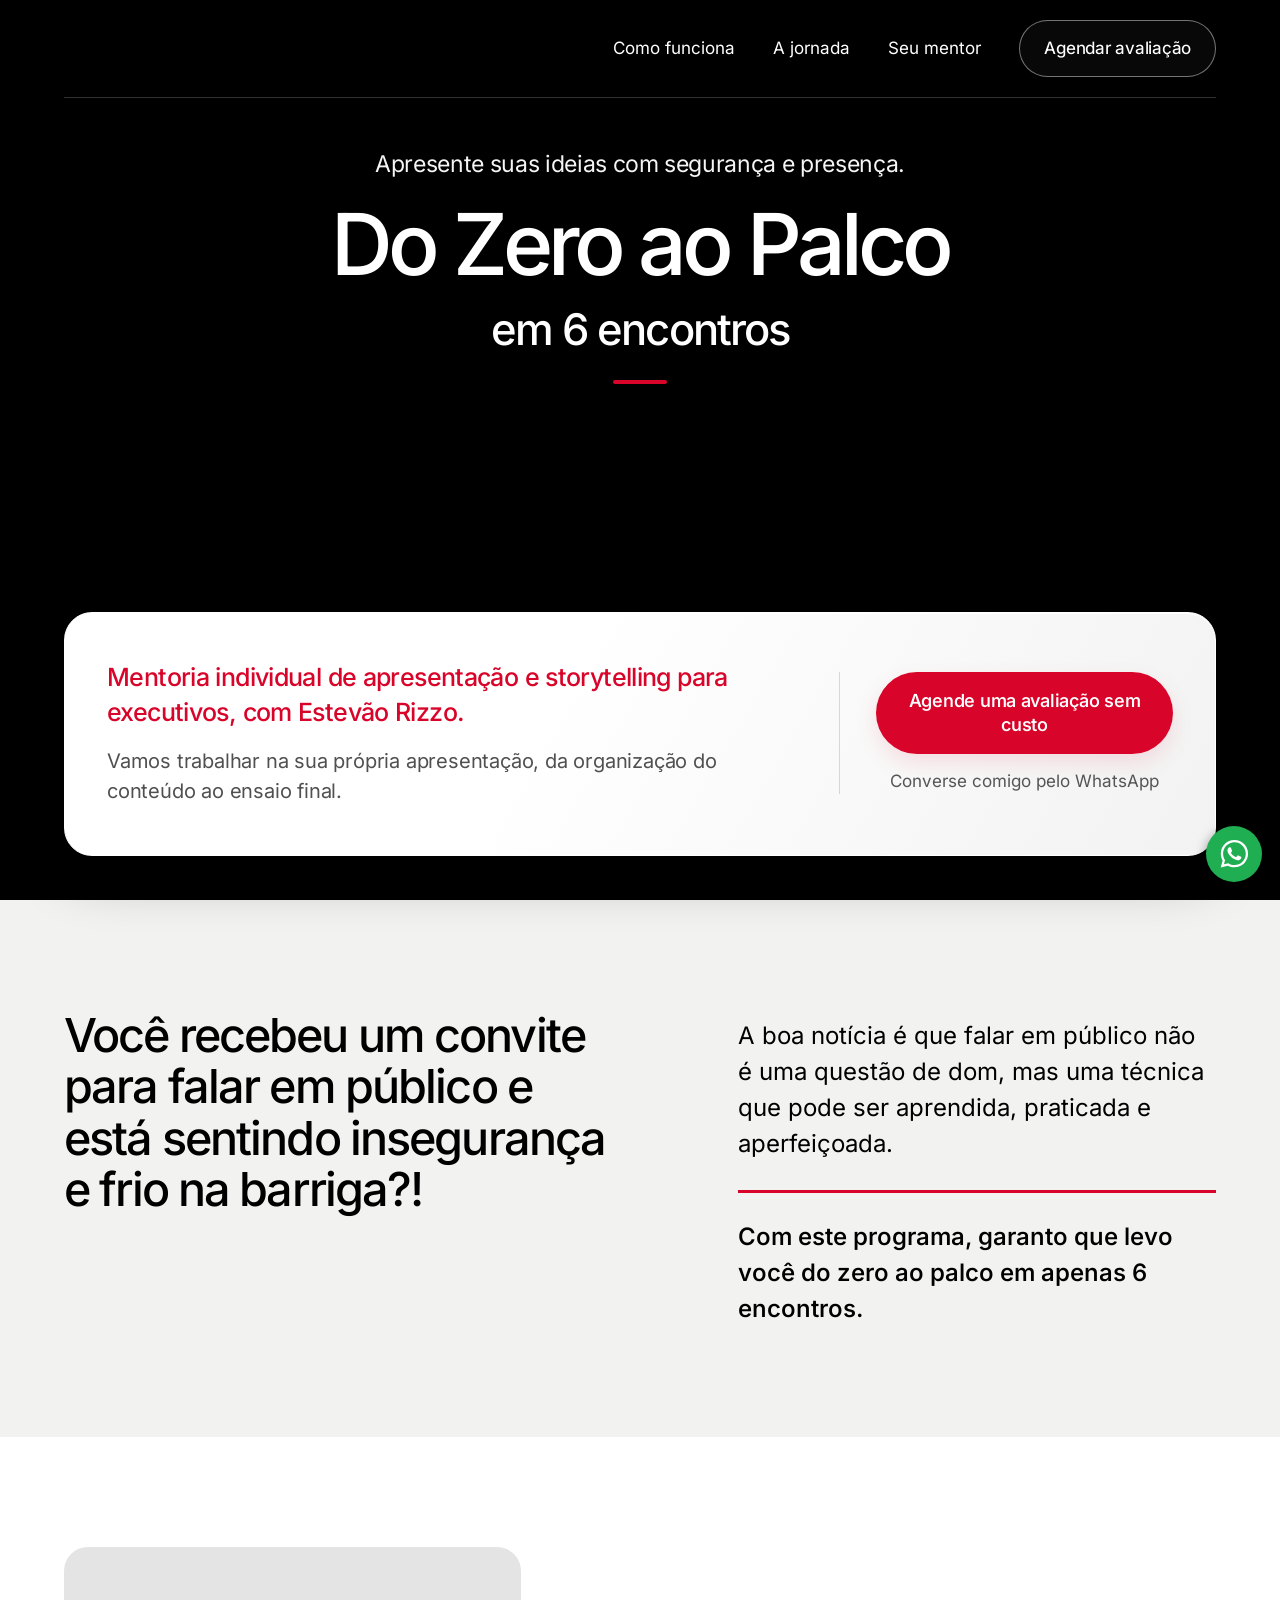
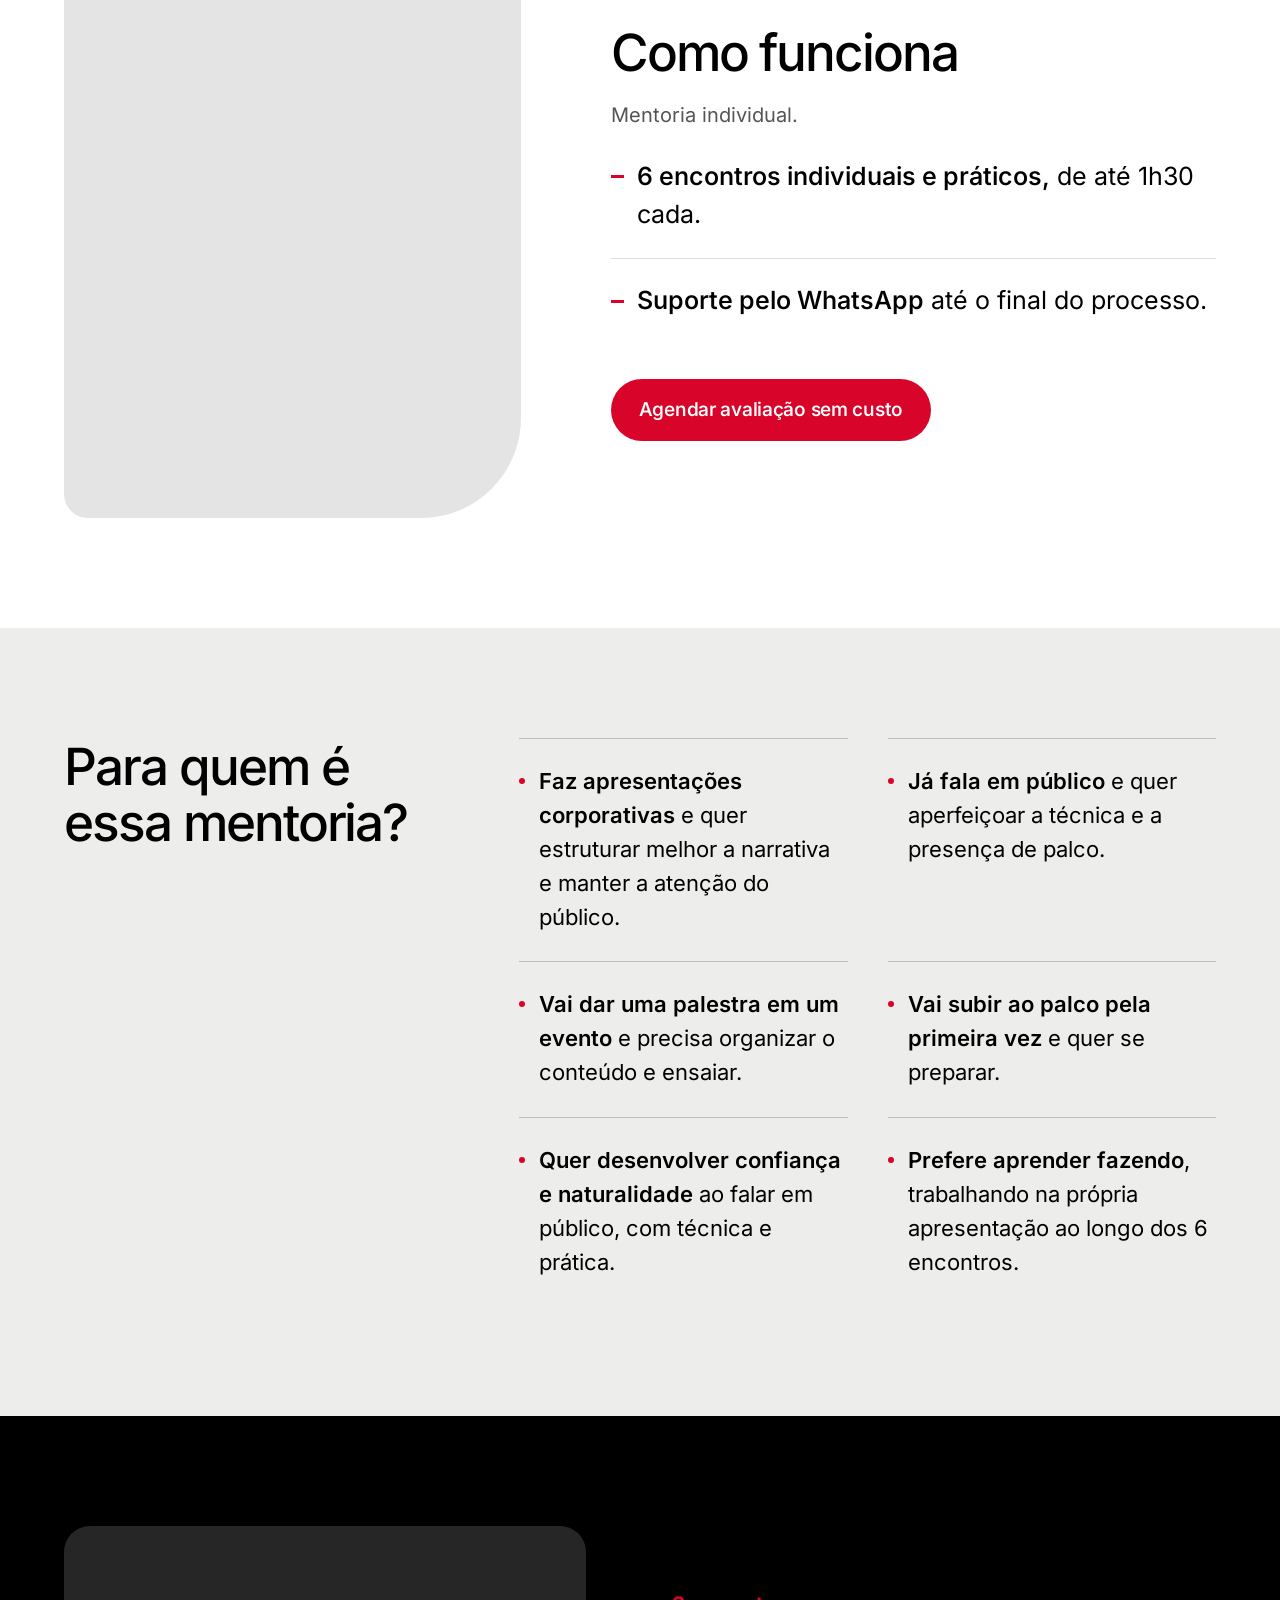
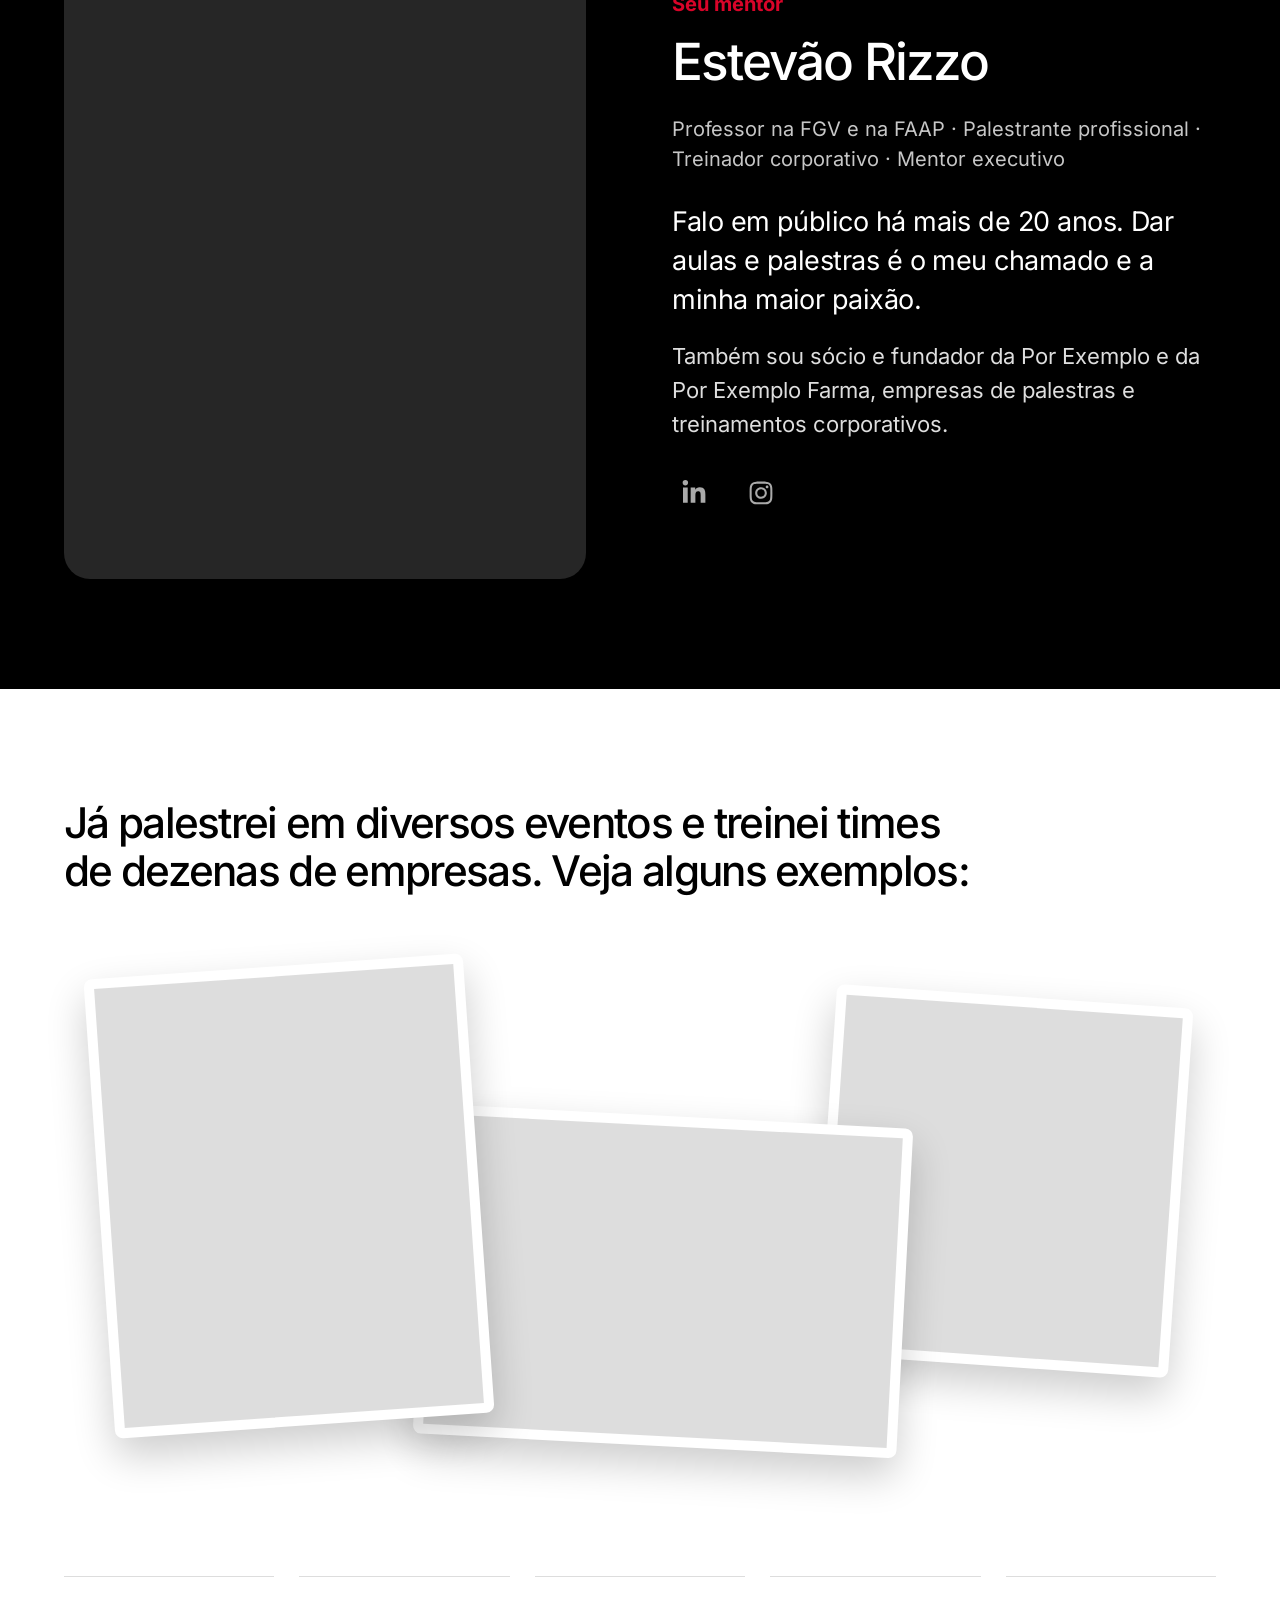
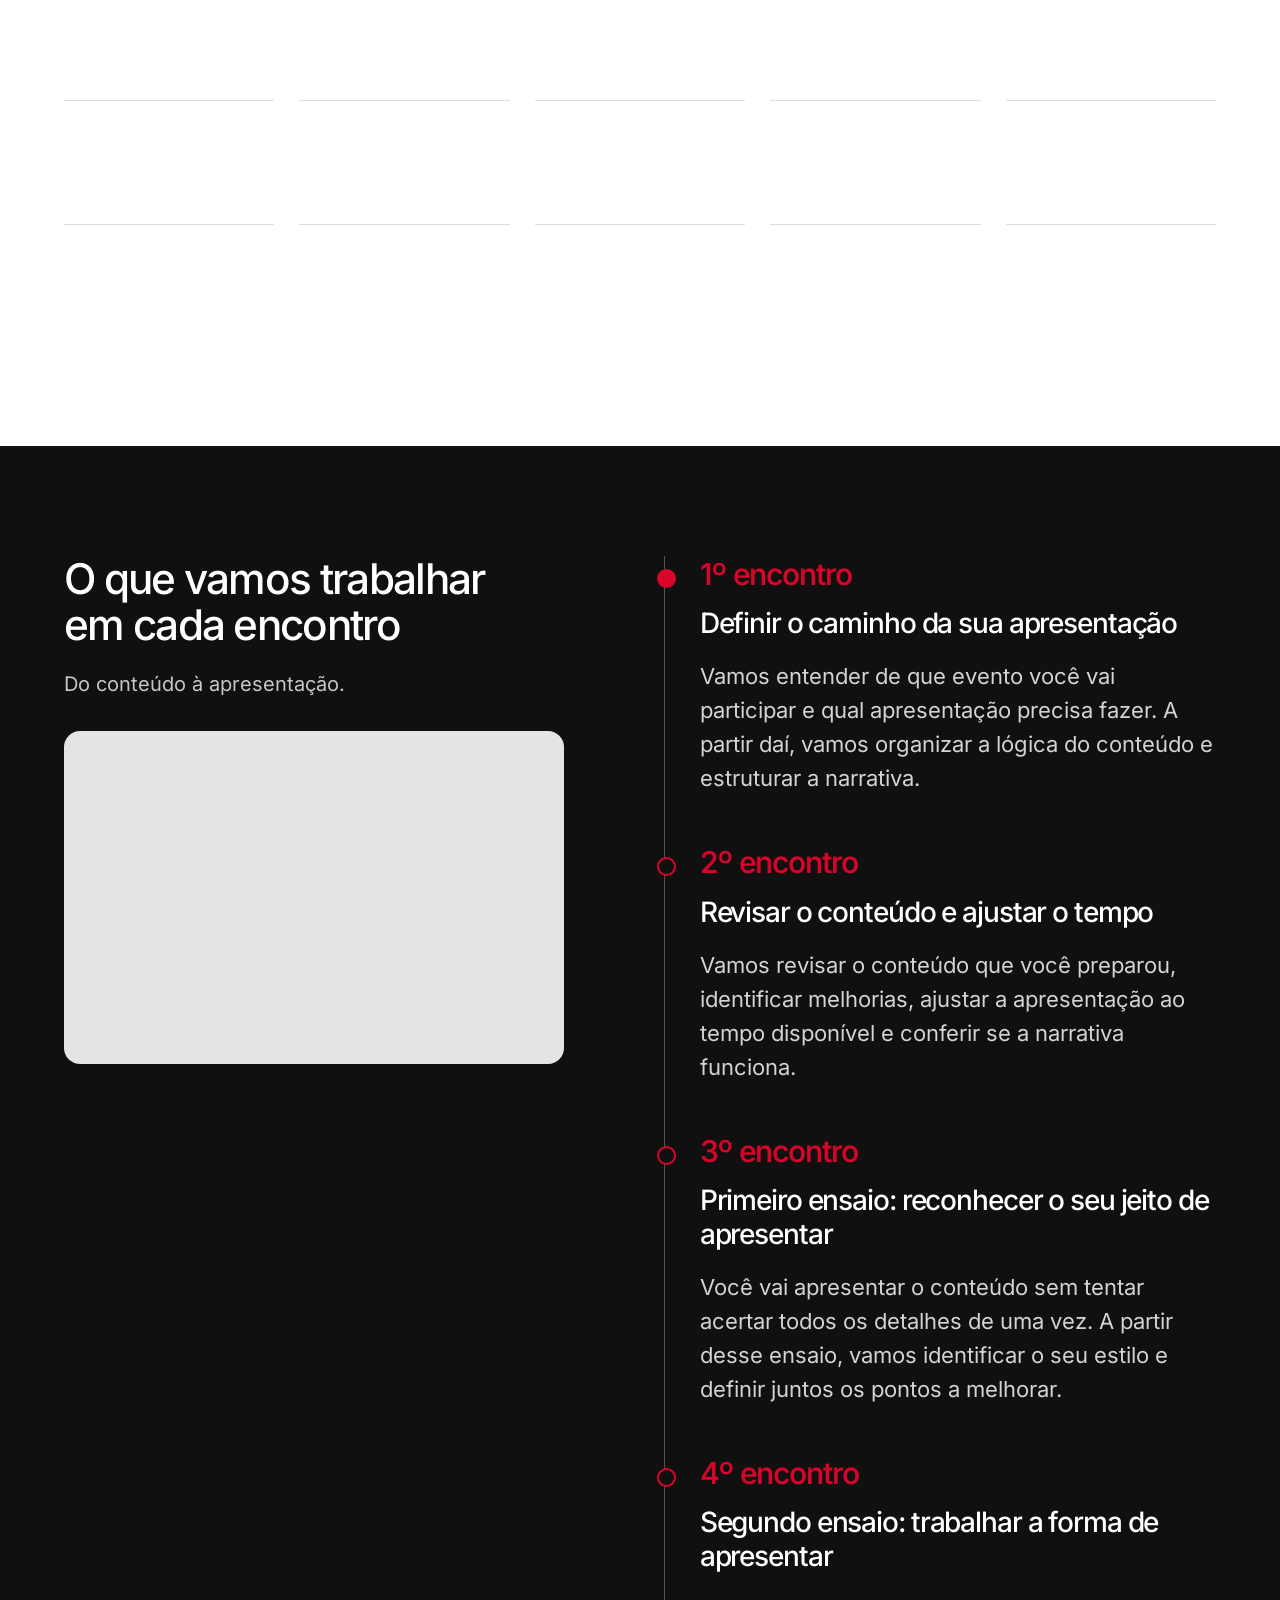
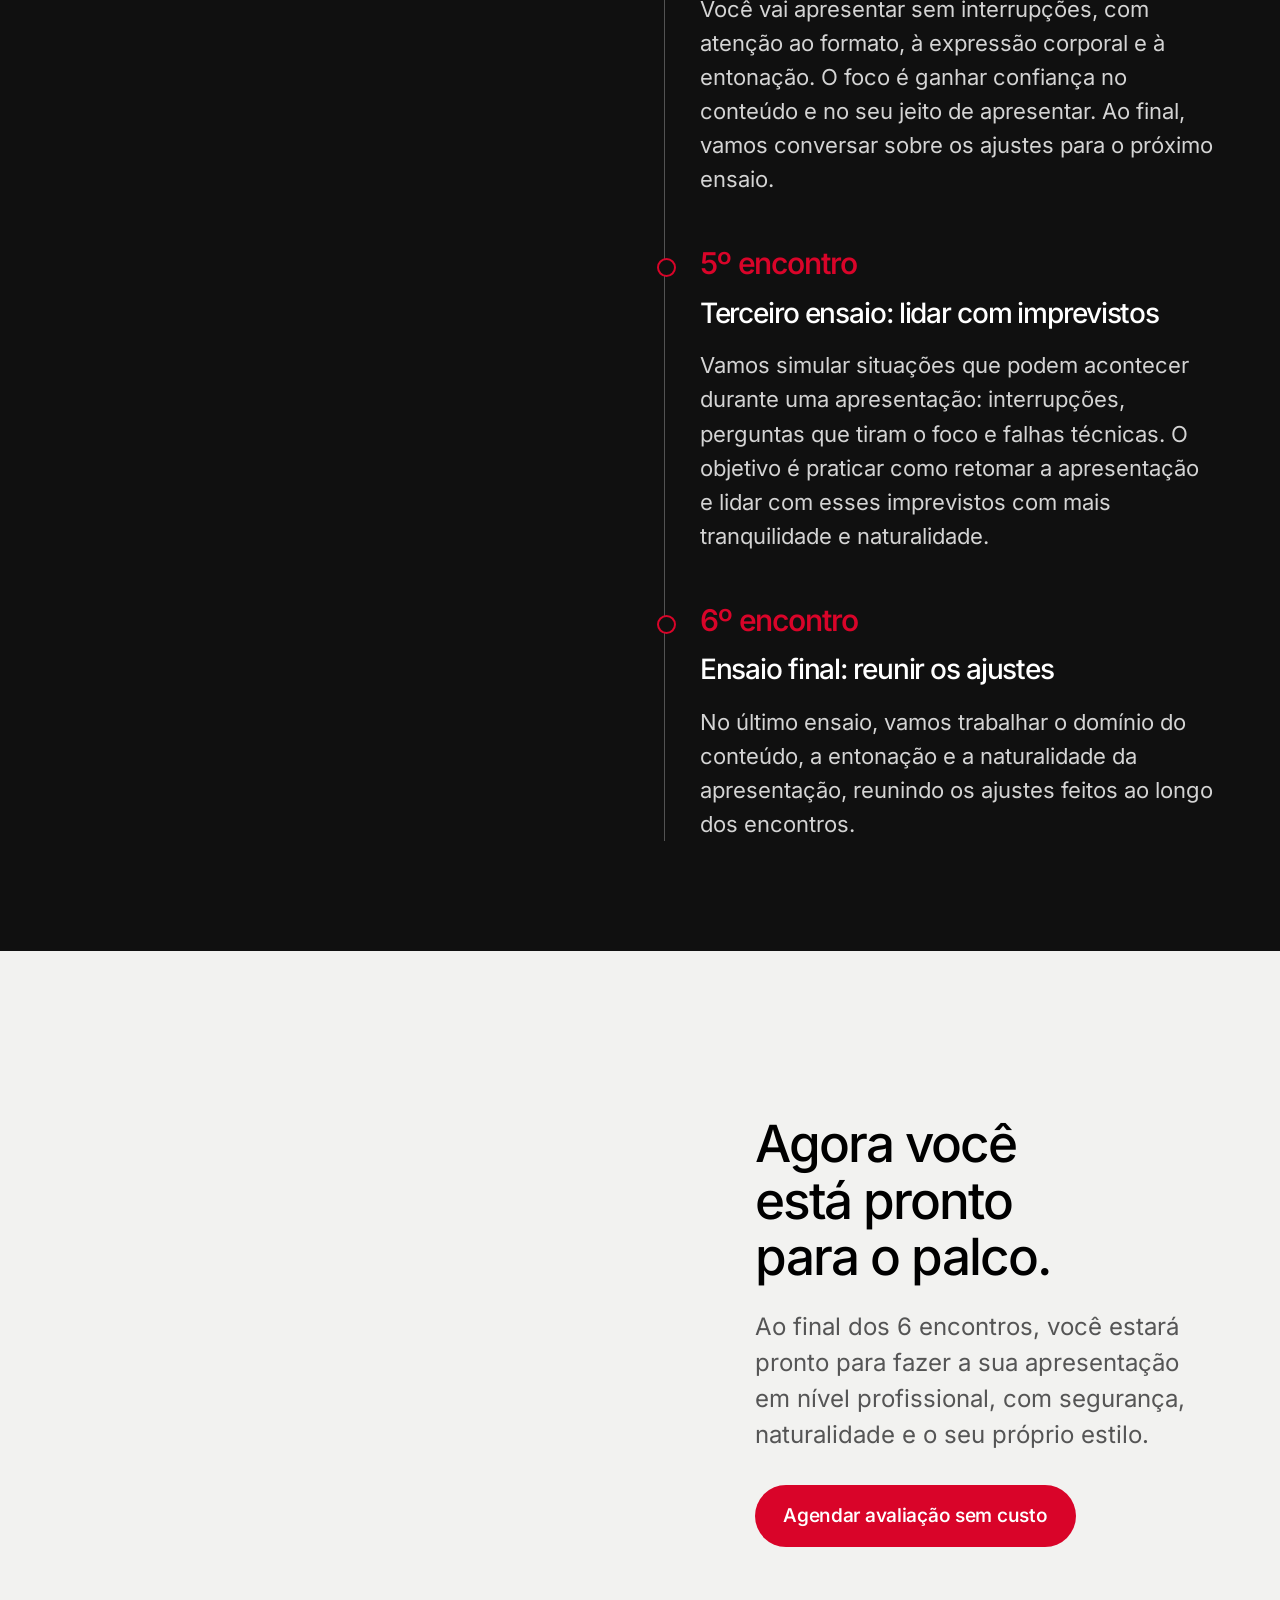
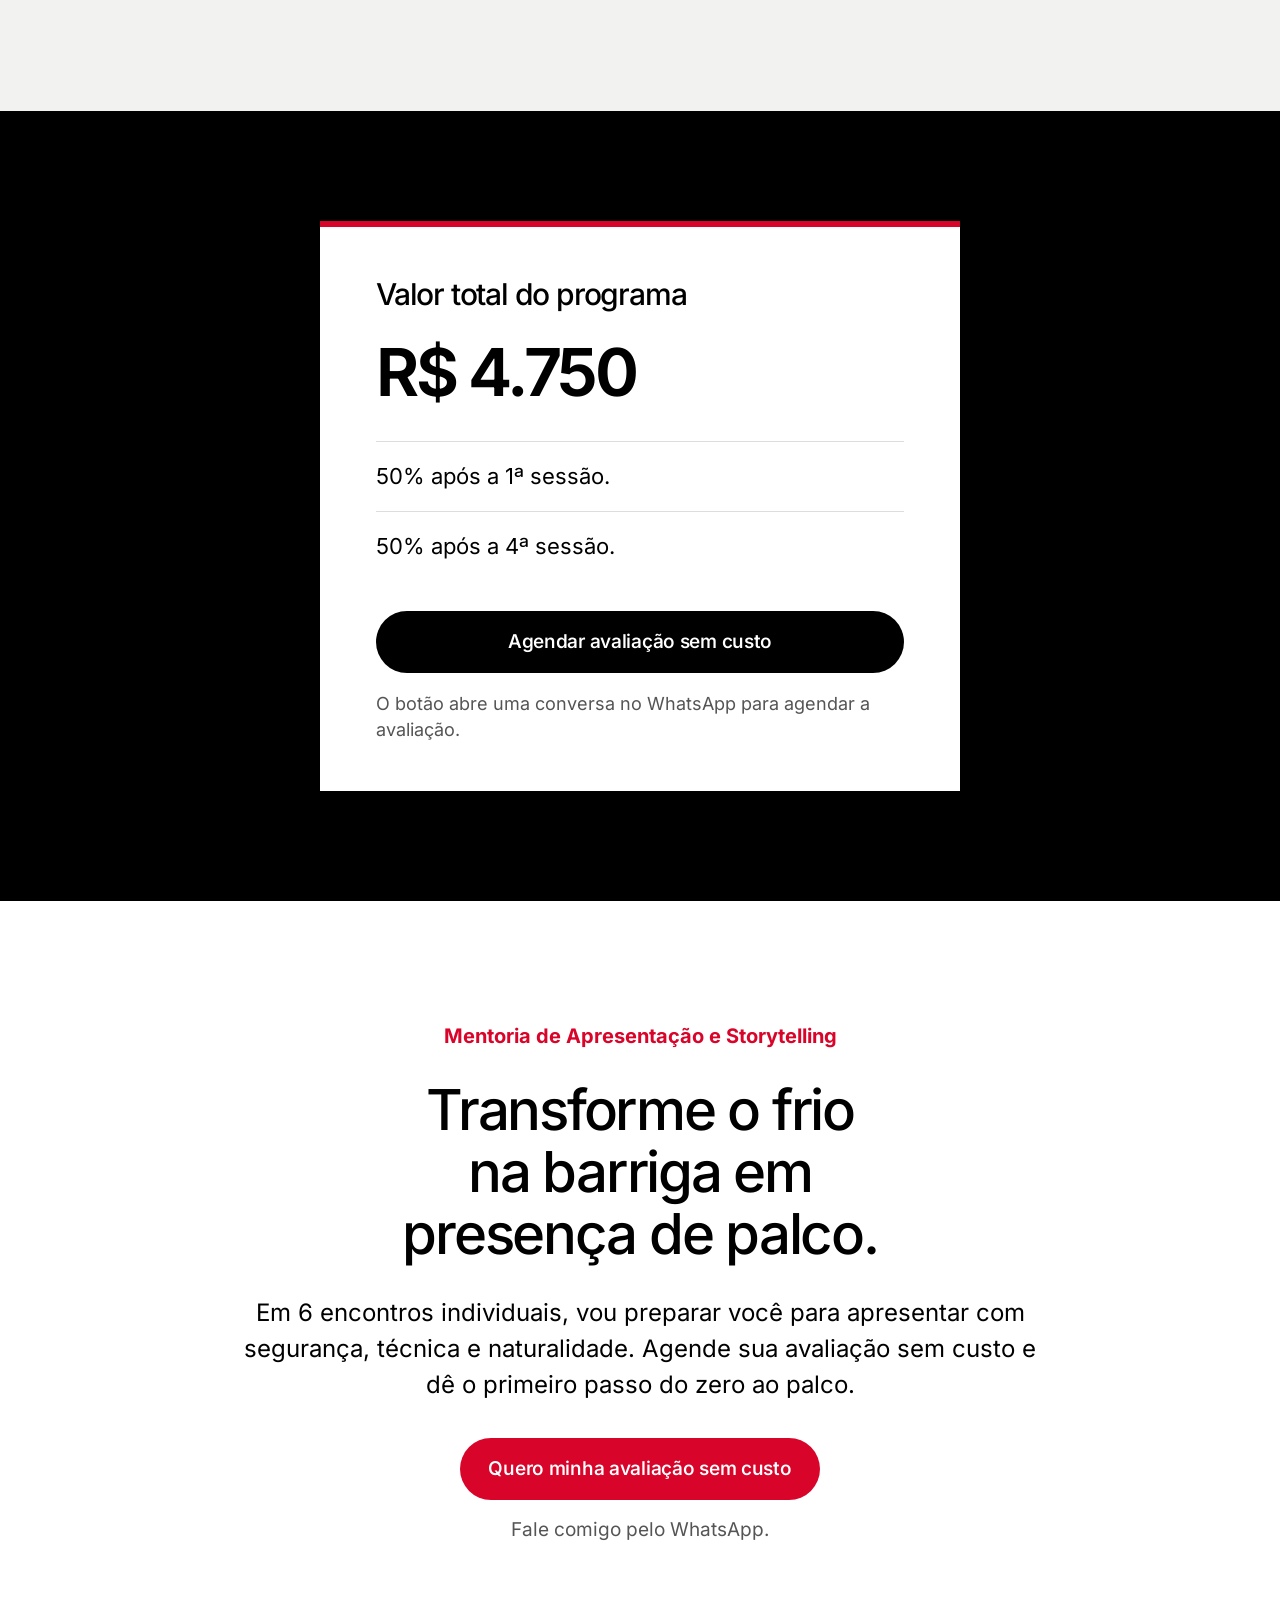
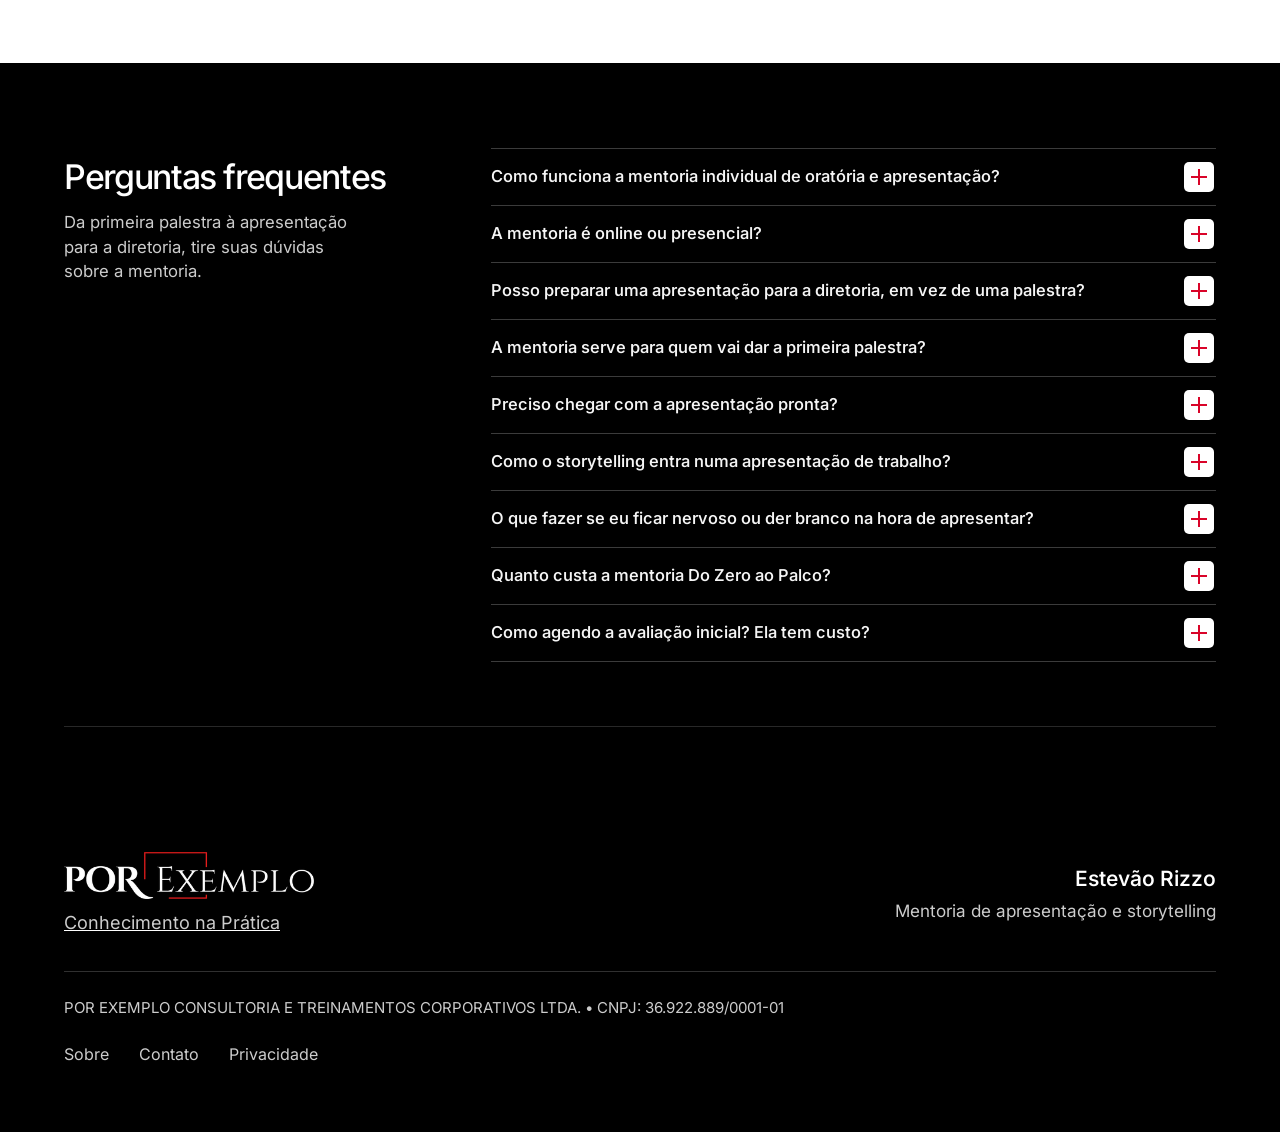
<file: index.html>
<!doctype html>
<html lang="pt-BR">
<head>
  <meta charset="utf-8">
<meta http-equiv="Content-Security-Policy" content="default-src &#x27;none&#x27;; base-uri &#x27;none&#x27;; object-src &#x27;none&#x27;; script-src &#x27;self&#x27; https://www.googletagmanager.com &#x27;sha256-gjSp2KlIegQ02+k29tJSaF5wzXng1RbQ+yXJQcq3+cM=&#x27;; style-src &#x27;self&#x27;; img-src &#x27;self&#x27; https://www.googletagmanager.com https://*.google-analytics.com https://*.google.com https://*.google.com.br https://*.g.doubleclick.net; font-src &#x27;self&#x27;; connect-src https://www.googletagmanager.com https://*.google-analytics.com https://*.google.com https://*.google.com.br https://*.g.doubleclick.net https://pagead2.googlesyndication.com; frame-src https://www.googletagmanager.com; form-action &#x27;none&#x27;">
  <meta name="viewport" content="width=device-width, initial-scale=1">
  <meta name="robots" content="index, follow, max-image-preview:large">
  <meta name="theme-color" content="#ffffff">
  <title>Mentoria de apresentação | Do Zero ao Palco — Estevão Rizzo</title>
  <meta name="description" content="Prepare sua apresentação em 6 encontros individuais com Estevão Rizzo. Mentoria de apresentação e storytelling. Agende uma avaliação sem custo pelo WhatsApp.">
  <link rel="icon" href="assets/favicon-48.edff2e69ebd6.png" type="image/png">
  <link rel="canonical" href="https://estevaorizzo.com.br/">
  <meta name="author" content="Estevão Rizzo">
  <meta name="referrer" content="strict-origin-when-cross-origin">
  <meta property="og:type" content="website">
  <meta property="og:locale" content="pt_BR">
  <meta property="og:site_name" content="Estevão Rizzo · Mentoria">
  <meta property="og:title" content="Mentoria de apresentação | Do Zero ao Palco — Estevão Rizzo">
  <meta property="og:description" content="Prepare sua apresentação em 6 encontros individuais com Estevão Rizzo. Mentoria de apresentação e storytelling. Agende uma avaliação sem custo pelo WhatsApp.">
  <meta property="og:url" content="https://estevaorizzo.com.br/">
  <meta property="og:image" content="https://estevaorizzo.com.br/assets/compartilhamento.693e7b1e4fb2.jpg">
  <meta property="og:image:width" content="1200">
  <meta property="og:image:height" content="630">
  <meta property="og:image:type" content="image/jpeg">
  <meta property="og:image:alt" content="Do Zero ao Palco em 6 Encontros — mentoria com Estevão Rizzo">
  <meta name="twitter:card" content="summary_large_image">
  <meta name="twitter:title" content="Mentoria de apresentação | Do Zero ao Palco — Estevão Rizzo">
  <meta name="twitter:description" content="Prepare sua apresentação em 6 encontros individuais com Estevão Rizzo. Mentoria de apresentação e storytelling. Agende uma avaliação sem custo pelo WhatsApp.">
  <meta name="twitter:image" content="https://estevaorizzo.com.br/assets/compartilhamento.693e7b1e4fb2.jpg">
  <meta name="twitter:image:alt" content="Do Zero ao Palco em 6 Encontros — mentoria com Estevão Rizzo">
  <script type="application/ld+json">{"@context":"https://schema.org","@graph":[{"@type":"Organization","@id":"https://estevaorizzo.com.br/#organizacao","name":"Por Exemplo","legalName":"POR EXEMPLO CONSULTORIA E TREINAMENTOS CORPORATIVOS LTDA.","taxID":"36.922.889/0001-01","url":"https://porexemplo.pe/","description":"Empresa de palestras e treinamentos corporativos responsável pela oferta da mentoria Do Zero ao Palco, de Estevão Rizzo.","logo":"https://estevaorizzo.com.br/assets/por-exemplo-marca.3a0ff4815eaf.png","address":{"@type":"PostalAddress","streetAddress":"Rua Herculano, 374 - Cj. 83","addressLocality":"São Paulo","addressRegion":"SP","postalCode":"01257-030","addressCountry":"BR"},"contactPoint":{"@type":"ContactPoint","telephone":"+5511946068020","contactType":"Atendimento da mentoria Do Zero ao Palco","url":"https://estevaorizzo.com.br/contact/","availableLanguage":"pt-BR"}},{"@type":"Person","@id":"https://estevaorizzo.com.br/#mentor","name":"Estevão Rizzo","url":"https://estevaorizzo.com.br/#mentor","sameAs":["https://www.linkedin.com/in/estevaorizzo/","https://www.instagram.com/estevaorizzo/"],"jobTitle":"Professor, palestrante e mentor executivo"},{"@type":"WebSite","@id":"https://estevaorizzo.com.br/#site","url":"https://estevaorizzo.com.br/","name":"Estevão Rizzo","inLanguage":"pt-BR","publisher":{"@id":"https://estevaorizzo.com.br/#organizacao"}},{"@type":"WebPage","@id":"https://estevaorizzo.com.br/#pagina","url":"https://estevaorizzo.com.br/","name":"Mentoria de apresentação | Do Zero ao Palco — Estevão Rizzo","inLanguage":"pt-BR","isPartOf":{"@id":"https://estevaorizzo.com.br/#site"},"mainEntity":{"@id":"https://estevaorizzo.com.br/#mentoria"},"primaryImageOfPage":{"@type":"ImageObject","url":"https://estevaorizzo.com.br/assets/compartilhamento.693e7b1e4fb2.jpg","width":1200,"height":630},"mentions":{"@id":"https://estevaorizzo.com.br/#jornada"}},{"@type":"Service","@id":"https://estevaorizzo.com.br/#mentoria","name":"Do Zero ao Palco","serviceType":"Mentoria individual de apresentação e storytelling","description":"6 encontros individuais e práticos, de até 1h30 cada, com suporte pelo WhatsApp até o final do processo.","provider":{"@id":"https://estevaorizzo.com.br/#mentor"},"offers":{"@type":"Offer","price":"4750.00","priceCurrency":"BRL","url":"https://estevaorizzo.com.br/#contato","seller":{"@id":"https://estevaorizzo.com.br/#organizacao"}}},{"@type":"ItemList","@id":"https://estevaorizzo.com.br/#jornada","url":"https://estevaorizzo.com.br/#jornada","name":"O que vamos trabalhar em cada encontro","numberOfItems":6,"itemListOrder":"https://schema.org/ItemListOrderAscending","itemListElement":[{"@type":"ListItem","position":1,"url":"https://estevaorizzo.com.br/#encontro-1","name":"Definir o caminho da sua apresentação","description":"Vamos entender de que evento você vai participar e qual apresentação precisa fazer. A partir daí, vamos organizar a lógica do conteúdo e estruturar a narrativa."},{"@type":"ListItem","position":2,"url":"https://estevaorizzo.com.br/#encontro-2","name":"Revisar o conteúdo e ajustar o tempo","description":"Vamos revisar o conteúdo que você preparou, identificar melhorias, ajustar a apresentação ao tempo disponível e conferir se a narrativa funciona."},{"@type":"ListItem","position":3,"url":"https://estevaorizzo.com.br/#encontro-3","name":"Primeiro ensaio: reconhecer o seu jeito de apresentar","description":"Você vai apresentar o conteúdo sem tentar acertar todos os detalhes de uma vez. A partir desse ensaio, vamos identificar o seu estilo e definir juntos os pontos a melhorar."},{"@type":"ListItem","position":4,"url":"https://estevaorizzo.com.br/#encontro-4","name":"Segundo ensaio: trabalhar a forma de apresentar","description":"Você vai apresentar sem interrupções, com atenção ao formato, à expressão corporal e à entonação. O foco é ganhar confiança no conteúdo e no seu jeito de apresentar. Ao final, vamos conversar sobre os ajustes para o próximo ensaio."},{"@type":"ListItem","position":5,"url":"https://estevaorizzo.com.br/#encontro-5","name":"Terceiro ensaio: lidar com imprevistos","description":"Vamos simular situações que podem acontecer durante uma apresentação: interrupções, perguntas que tiram o foco e falhas técnicas. O objetivo é praticar como retomar a apresentação e lidar com esses imprevistos com mais tranquilidade e naturalidade."},{"@type":"ListItem","position":6,"url":"https://estevaorizzo.com.br/#encontro-6","name":"Ensaio final: reunir os ajustes","description":"No último ensaio, vamos trabalhar o domínio do conteúdo, a entonação e a naturalidade da apresentação, reunindo os ajustes feitos ao longo dos encontros."}]}]}</script>
  
  <link rel="preload" href="assets/inter-latin.3100e775e861.woff2" as="font" type="font/woff2" crossorigin>
<link rel="stylesheet" href="assets/pagina.ecba7a270ecc.css">
<link rel="describedby" href="/llms.txt" type="text/plain">
<link rel="alternate" type="text/markdown" href="/index.md">
<link rel="stylesheet" href="/assets/informacoes.a6b6658b0105.css">
</head>
<body><a class="skip" href="#conteudo">Pular para o conteúdo</a>
  <header class="header">
    <div class="wrap header-inner">

      <nav aria-label="Navegação principal">
        <a class="nav-link" href="#programa">Como funciona</a>
        <a class="nav-link" href="#jornada">A jornada</a>
        <a class="nav-link" href="#mentor">Seu mentor</a>
        <a class="button button-small" data-contact href="https://wa.me/5511946068020?text=Oi%2C%20Estev%C3%A3o%21%20Vi%20a%20mentoria%20Do%20Zero%20ao%20Palco%20no%20seu%20site%20e%20quero%20agendar%20uma%20avalia%C3%A7%C3%A3o%20sem%20custo." target="_blank" rel="noopener noreferrer">Agendar avaliação</a>
      </nav>
    </div>
  </header><main id="conteudo" tabindex="-1"><section class="hero" id="inicio" aria-labelledby="titulo"><div class="hero-stage"><picture><source media="(max-width: 480px)" type="image/webp" srcset="assets/plateia-ampla-mobile.6567b7dec1cf.webp"><img class="photo" data-scene="abertura" width="1280" height="960" fetchpriority="high" decoding="async" src="assets/plateia-ampla.16590b679f77.jpeg" alt="Estevão Rizzo apresentando em um auditório, com o público em primeiro plano"></picture><div class="atmosphere"></div><div class="depth"></div>

<div class="title"><p class="lead">Apresente suas ideias com segurança e presença.</p><h1 id="titulo">Do Zero ao Palco</h1><p class="duration">em 6 encontros</p></div>
</div><div class="offer"><div><p class="description">Mentoria individual de apresentação e storytelling para executivos, com Estevão Rizzo.</p><p class="application">Vamos trabalhar na sua própria apresentação, da organização do conteúdo ao ensaio final.</p></div><div class="action"><a class="button" data-contact href="https://wa.me/5511946068020?text=Oi%2C%20Estev%C3%A3o%21%20Vi%20a%20mentoria%20Do%20Zero%20ao%20Palco%20no%20seu%20site%20e%20quero%20agendar%20uma%20avalia%C3%A7%C3%A3o%20sem%20custo." target="_blank" rel="noopener noreferrer">Agende uma avaliação sem custo</a><p class="support">Converse comigo pelo WhatsApp</p></div></div>
</section>
<section class="intro section" aria-labelledby="inseguranca-titulo">
      <div class="wrap intro-grid">
        <h2 id="inseguranca-titulo">Você recebeu um convite para falar em público e está sentindo insegurança e frio na barriga?!</h2>
        <div class="intro-copy">
          <p>A boa notícia é que falar em público não é uma questão de dom, mas uma técnica que pode ser aprendida, praticada e aperfeiçoada.</p>
          <p class="promise">Com este programa, garanto que levo você do zero ao palco em apenas 6 encontros.</p>
        </div>
      </div>
    </section>
<section class="method section" id="programa" aria-labelledby="programa-titulo">
      <div class="wrap method-grid">
        
        <div class="method-copy">
          <h2 id="programa-titulo">Como funciona</h2><p class="eyebrow">Mentoria individual.</p>
          <ul class="method-list">
            <li><strong>6 encontros individuais e práticos,</strong> de até 1h30 cada.</li>
            <li><strong>Suporte pelo WhatsApp</strong> até o final do processo.</li>
          </ul>
          <a class="button" data-contact href="https://wa.me/5511946068020?text=Oi%2C%20Estev%C3%A3o%21%20Vi%20a%20mentoria%20Do%20Zero%20ao%20Palco%20no%20seu%20site%20e%20quero%20agendar%20uma%20avalia%C3%A7%C3%A3o%20sem%20custo." target="_blank" rel="noopener noreferrer">Agendar avaliação sem custo</a>
        </div>
        <figure class="scene method-scene" data-parallax-frame><picture><source media="(max-width: 480px)" type="image/webp" srcset="assets/smart-summit-mobile.c8beb23cf2d9.webp"><img data-parallax data-speed="0.08" data-scene="smart-summit" src="assets/smart-summit-960.2ed9a8fe3ad1.webp" width="960" height="1280" alt="Estevão Rizzo de pé no palco, de microfone na mão, diante de uma grande tela de apresentação" loading="lazy" decoding="async"></picture></figure>
      </div>
    </section>
<section class="audience section" aria-labelledby="publico-titulo">
      <div class="wrap audience-grid">
        <h2 id="publico-titulo">Para quem é essa mentoria?</h2>
        <ul class="audience-list"><li><strong>Faz apresentações corporativas</strong> e quer estruturar melhor a narrativa e manter a atenção do público.</li><li><strong>Já fala em público</strong> e quer aperfeiçoar a técnica e a presença de palco.</li><li><strong>Vai dar uma palestra em um evento</strong> e precisa organizar o conteúdo e ensaiar.</li><li><strong>Vai subir ao palco pela primeira vez</strong> e quer se preparar.</li><li><strong>Quer desenvolver confiança e naturalidade</strong> ao falar em público, com técnica e prática.</li><li><strong>Prefere aprender fazendo</strong>, trabalhando na própria apresentação ao longo dos 6 encontros.</li></ul>
      </div>
    </section>
<section class="mentor section" id="mentor" aria-labelledby="mentor-titulo">
      <div class="wrap mentor-grid">
        <figure class="scene mentor-portrait"><img src="assets/mentor-1000.f4a577def253.webp" width="5472" height="3648" alt="Estevão Rizzo sentado à mesa, olhando para a câmera, com as mãos apoiadas à frente" loading="lazy" decoding="async"></figure>
        <div class="mentor-copy">
          <p class="eyebrow">Seu mentor</p>
          <h2 id="mentor-titulo">Estevão Rizzo</h2>
          <p class="roles">Professor na FGV e na FAAP · Palestrante profissional · Treinador corporativo · Mentor executivo</p>
          <p class="passion">Falo em público há mais de 20 anos. Dar aulas e palestras é o meu chamado e a minha maior paixão.</p>
          
          <p>Também sou sócio e fundador da Por Exemplo e da Por Exemplo Farma, empresas de palestras e treinamentos corporativos.</p>
          <div class="socials" aria-label="Redes sociais de Estevão Rizzo">
<a aria-label="LinkedIn" title="LinkedIn" href="https://www.linkedin.com/in/estevaorizzo/" target="_blank" rel="noopener noreferrer"><svg aria-hidden="true" focusable="false" fill="currentColor" xmlns="http://www.w3.org/2000/svg" viewBox="0 0 448 512"><!--! Font Awesome Free 6.7.2 by @fontawesome - https://fontawesome.com License - https://fontawesome.com/license/free (Icons: CC BY 4.0, Fonts: SIL OFL 1.1, Code: MIT License) Copyright 2024 Fonticons, Inc. --><path d="M100.28 448H7.4V148.9h92.88zM53.79 108.1C24.09 108.1 0 83.5 0 53.8a53.79 53.79 0 0 1 107.58 0c0 29.7-24.1 54.3-53.79 54.3zM447.9 448h-92.68V302.4c0-34.7-.7-79.2-48.29-79.2-48.29 0-55.69 37.7-55.69 76.7V448h-92.78V148.9h89.08v40.8h1.3c12.4-23.5 42.69-48.3 87.88-48.3 94 0 111.28 61.9 111.28 142.3V448z"/></svg></a>
<a aria-label="Instagram" title="Instagram" href="https://www.instagram.com/estevaorizzo/" target="_blank" rel="noopener noreferrer"><svg aria-hidden="true" focusable="false" fill="currentColor" xmlns="http://www.w3.org/2000/svg" viewBox="0 0 448 512"><!--! Font Awesome Free 6.7.2 by @fontawesome - https://fontawesome.com License - https://fontawesome.com/license/free (Icons: CC BY 4.0, Fonts: SIL OFL 1.1, Code: MIT License) Copyright 2024 Fonticons, Inc. --><path d="M224.1 141c-63.6 0-114.9 51.3-114.9 114.9s51.3 114.9 114.9 114.9S339 319.5 339 255.9 287.7 141 224.1 141zm0 189.6c-41.1 0-74.7-33.5-74.7-74.7s33.5-74.7 74.7-74.7 74.7 33.5 74.7 74.7-33.6 74.7-74.7 74.7zm146.4-194.3c0 14.9-12 26.8-26.8 26.8-14.9 0-26.8-12-26.8-26.8s12-26.8 26.8-26.8 26.8 12 26.8 26.8zm76.1 27.2c-1.7-35.9-9.9-67.7-36.2-93.9-26.2-26.2-58-34.4-93.9-36.2-37-2.1-147.9-2.1-184.9 0-35.8 1.7-67.6 9.9-93.9 36.1s-34.4 58-36.2 93.9c-2.1 37-2.1 147.9 0 184.9 1.7 35.9 9.9 67.7 36.2 93.9s58 34.4 93.9 36.2c37 2.1 147.9 2.1 184.9 0 35.9-1.7 67.7-9.9 93.9-36.2 26.2-26.2 34.4-58 36.2-93.9 2.1-37 2.1-147.8 0-184.8zM398.8 388c-7.8 19.6-22.9 34.7-42.6 42.6-29.5 11.7-99.5 9-132.1 9s-102.7 2.6-132.1-9c-19.6-7.8-34.7-22.9-42.6-42.6-11.7-29.5-9-99.5-9-132.1s-2.6-102.7 9-132.1c7.8-19.6 22.9-34.7 42.6-42.6 29.5-11.7 99.5-9 132.1-9s102.7-2.6 132.1 9c19.6 7.8 34.7 22.9 42.6 42.6 11.7 29.5 9 99.5 9 132.1s2.7 102.7-9 132.1z"/></svg></a>
</div>
        </div>
      </div>
    </section>
<section class="experience section" aria-labelledby="experiencia-titulo">
      <div class="wrap">
        <h2 class="experience-title" id="experiencia-titulo">Já palestrei em diversos eventos e treinei times de dezenas de empresas. Veja alguns exemplos:</h2>
        <div class="stage-essay" aria-label="Registros reais de palestras e treinamentos de Estevão Rizzo">
          <figure class="scene essay-close" data-parallax-frame><img data-parallax data-speed="0.06" data-scene="bett" src="assets/bett-palco-1280.12c8e95ba525.webp" width="1848" height="1230" alt="Estevão Rizzo de camisa xadrez, falando ao microfone em uma apresentação" loading="lazy" decoding="async"></figure>
          <figure class="scene essay-stage" data-parallax-frame><img data-parallax data-speed="0.12" data-scene="palco-alternativo" src="assets/IMG-2420.899ae5d7d352.jpg" width="1600" height="1066" alt="Registro de uma apresentação de Estevão Rizzo, visto do público" loading="lazy" decoding="async"></figure>
          <figure class="scene essay-workshop" data-parallax-frame><img data-parallax data-speed="0.05" data-scene="treinamento" src="assets/workshop-640.a4dfb3968a65.webp" width="1280" height="853" alt="Estevão Rizzo conduzindo uma apresentação para participantes sentados em mesas" loading="lazy" decoding="async"></figure>
        </div>
        <ul class="logos" aria-label="Eventos e empresas atendidos por Estevão Rizzo">
          <li><img src="assets/smart-summit.66bb3664f511.webp" alt="Smart Summit" width="300" height="100" loading="lazy"></li>
          <li><img src="assets/rio-innovation-week.7ff71a30dc82.webp" alt="Rio Innovation Week" width="412" height="190" loading="lazy"></li>
          <li><img class="compact" src="assets/social-media-week.3d331f306869.webp" alt="Social Media Week" width="300" height="300" loading="lazy"></li>
          <li><img src="assets/digitalks.d489d10041f0.webp" alt="Digitalks" width="480" height="161" loading="lazy"></li>
          <li><img class="compact" src="assets/ems.81c778a6b0c9.webp" alt="EMS" width="341" height="300" loading="lazy"></li>
          <li><img src="assets/novartis.fcd00bc76065.webp" alt="Novartis" width="318" height="77" loading="lazy"></li>
          <li><img src="assets/abbott.94180be63952.webp" alt="Abbott" width="480" height="147" loading="lazy"></li>
          <li><img src="assets/youtube.5d6a033ee7ac.webp" alt="YouTube" width="288" height="79" loading="lazy"></li>
          <li><img src="assets/locaweb.7d8f65f2ada0.webp" alt="Locaweb" width="480" height="132" loading="lazy"></li>
          <li><img class="publicis" src="assets/publicis-sapient.928f837df2cb.webp" alt="Publicis Sapient" width="288" height="128" loading="lazy"></li>
          <li><img class="compact" src="assets/honda.1d8a2cef168b.webp" alt="Honda" width="480" height="270" loading="lazy"></li>
          <li><img src="assets/fgv.8d495668f544.webp" alt="FGV" width="480" height="121" loading="lazy"></li>
          <li><img src="assets/uol.6cb3db184672.webp" alt="UOL" width="480" height="192" loading="lazy"></li>
          <li><img class="compact" src="assets/bradesco.557560180b55.webp" alt="Bradesco" width="300" height="300" loading="lazy"></li>
          <li><img src="assets/basf.68678ba7069f.webp" alt="BASF" width="480" height="240" loading="lazy"></li>
        </ul>
      </div>
    </section>
<section class="journey section" id="jornada" aria-labelledby="jornada-titulo">
      <div class="wrap journey-grid">
        <div class="journey-side">
          <h2 id="jornada-titulo">O que vamos trabalhar em cada encontro</h2><p class="eyebrow">Do conteúdo à apresentação.</p>
          <figure class="scene journey-scene"><img data-scene="salao" src="assets/encontro-1280.a8c9b7f19bc3.webp" width="2301" height="1534" alt="Vista do salão com a plateia acompanhando Estevão Rizzo no palco" loading="lazy" decoding="async"></figure>
        </div>
        <ol class="journey-list">
          <li id="encontro-1"><p class="step">1º encontro</p><h3>Definir o caminho da sua apresentação</h3><p>Vamos entender de que evento você vai participar e qual apresentação precisa fazer. A partir daí, vamos organizar a lógica do conteúdo e estruturar a narrativa.</p></li>
          <li id="encontro-2"><p class="step">2º encontro</p><h3>Revisar o conteúdo e ajustar o tempo</h3><p>Vamos revisar o conteúdo que você preparou, identificar melhorias, ajustar a apresentação ao tempo disponível e conferir se a narrativa funciona.</p></li>
          <li id="encontro-3"><p class="step">3º encontro</p><h3>Primeiro ensaio: reconhecer o seu jeito de apresentar</h3><p>Você vai apresentar o conteúdo sem tentar acertar todos os detalhes de uma vez. A partir desse ensaio, vamos identificar o seu estilo e definir juntos os pontos a melhorar.</p></li>
          <li id="encontro-4"><p class="step">4º encontro</p><h3>Segundo ensaio: trabalhar a forma de apresentar</h3><p>Você vai apresentar sem interrupções, com atenção ao formato, à expressão corporal e à entonação. O foco é ganhar confiança no conteúdo e no seu jeito de apresentar. Ao final, vamos conversar sobre os ajustes para o próximo ensaio.</p></li>
          <li id="encontro-5"><p class="step">5º encontro</p><h3>Terceiro ensaio: lidar com imprevistos</h3><p>Vamos simular situações que podem acontecer durante uma apresentação: interrupções, perguntas que tiram o foco e falhas técnicas. O objetivo é praticar como retomar a apresentação e lidar com esses imprevistos com mais tranquilidade e naturalidade.</p></li>
          <li id="encontro-6"><p class="step">6º encontro</p><h3>Ensaio final: reunir os ajustes</h3><p>No último ensaio, vamos trabalhar o domínio do conteúdo, a entonação e a naturalidade da apresentação, reunindo os ajustes feitos ao longo dos encontros.</p></li>
        </ol>
      </div>
    </section>
<section class="ready" aria-labelledby="pronto-titulo">
      <figure class="scene ready-scene" data-parallax-frame><img loading="lazy" data-scene="fechamento" src="assets/sindusfarma-1600.17637f7bfa05.webp" width="2301" height="1534" alt="Estevão Rizzo no palco, com um braço levantado e o microfone na outra mão" decoding="async"></figure>
      <div class="wrap ready-copy">
        <h2 id="pronto-titulo">Agora você está pronto para o palco.</h2>
        <p>Ao final dos 6 encontros, você estará pronto para fazer a sua apresentação em nível profissional, com segurança, naturalidade e o seu próprio estilo.</p>
        <a class="button" data-contact href="https://wa.me/5511946068020?text=Oi%2C%20Estev%C3%A3o%21%20Vi%20a%20mentoria%20Do%20Zero%20ao%20Palco%20no%20seu%20site%20e%20quero%20agendar%20uma%20avalia%C3%A7%C3%A3o%20sem%20custo." target="_blank" rel="noopener noreferrer">Agendar avaliação sem custo</a>
      </div>
    </section>
<section class="investment-section section" id="investimento"><div class="wrap"><aside class="investment" aria-labelledby="investimento-titulo">
          <h3 id="investimento-titulo">Valor total do programa</h3>
          <p class="price">R$ 4.750</p>
          <ul class="payment"><li>50% após a 1ª sessão.</li><li>50% após a 4ª sessão.</li></ul>
          <a class="button button-dark" data-contact href="https://wa.me/5511946068020?text=Oi%2C%20Estev%C3%A3o%21%20Vi%20a%20mentoria%20Do%20Zero%20ao%20Palco%20no%20seu%20site%20e%20quero%20agendar%20uma%20avalia%C3%A7%C3%A3o%20sem%20custo." target="_blank" rel="noopener noreferrer">Agendar avaliação sem custo</a>
          <p class="support">O botão abre uma conversa no WhatsApp para agendar a avaliação.</p>
        </aside></div></section>
<section class="contact section" id="contato" aria-labelledby="contato-titulo">
      <div class="wrap contact-grid">
        <div class="invitation">
          <p class="eyebrow">Mentoria de Apresentação e Storytelling</p>
          <h2 id="contato-titulo">Transforme o frio na barriga em presença de palco.</h2>
          <p>Em 6 encontros individuais, vou preparar você para apresentar com segurança, técnica e naturalidade. Agende sua avaliação sem custo e dê o primeiro passo do zero ao palco.</p>
          <a class="button" data-contact href="https://wa.me/5511946068020?text=Oi%2C%20Estev%C3%A3o%21%20Vi%20a%20mentoria%20Do%20Zero%20ao%20Palco%20no%20seu%20site%20e%20quero%20agendar%20uma%20avalia%C3%A7%C3%A3o%20sem%20custo." target="_blank" rel="noopener noreferrer">Quero minha avaliação sem custo</a>
          <p class="support">Fale comigo pelo WhatsApp.</p>
        </div>
        
      </div>
    </section><section class="faq-review" id="perguntas-frequentes" aria-labelledby="faq-titulo">
<div class="wrap faq-review-inner"><div class="faq-intro"><h2 id="faq-titulo">Perguntas frequentes</h2><p>Da primeira palestra à apresentação para a diretoria, tire suas dúvidas sobre a mentoria.</p></div><div class="faq-rows"><details class="faq-row"><summary>Como funciona a mentoria individual de oratória e apresentação?<span class="faq-plus" aria-hidden="true"></span></summary><p>No Do Zero ao Palco, você trabalha comigo na apresentação que precisa fazer. São seis encontros individuais de até 1h30: começamos pela estrutura do conteúdo, ajustamos a narrativa ao tempo disponível e ensaiamos até a versão final. Você também tem meu suporte pelo WhatsApp até o fim do processo.</p></details>
<details class="faq-row"><summary>A mentoria é online ou presencial?<span class="faq-plus" aria-hidden="true"></span></summary><p>Atendo online em todo o Brasil e presencialmente em São Paulo. Nos dois formatos, os encontros são individuais e o trabalho é em cima da sua apresentação.</p></details>
<details class="faq-row"><summary>Posso preparar uma apresentação para a diretoria, em vez de uma palestra?<span class="faq-plus" aria-hidden="true"></span></summary><p>Sim. Podemos trabalhar, por exemplo, na apresentação de um projeto ou de resultados. Se você precisa que a diretoria tome uma decisão, começamos definindo qual é essa decisão. Isso ajuda a escolher o que precisa entrar na fala e o que pode ficar como material de apoio.</p></details>
<details class="faq-row"><summary>A mentoria serve para quem vai dar a primeira palestra?<span class="faq-plus" aria-hidden="true"></span></summary><p>Sim. Primeiro, vamos entender o evento, quem vai ouvir você e quanto tempo você terá. Depois, organizamos o que vale contar e ensaiamos em voz alta. Se você já fala em público, usamos os ensaios para aperfeiçoar aspectos da entrega, como ritmo, entonação e presença.</p></details>
<details class="faq-row"><summary>Preciso chegar com a apresentação pronta?<span class="faq-plus" aria-hidden="true"></span></summary><p>Não. No primeiro encontro, vamos entender o que você precisa apresentar e organizar a lógica do conteúdo. Se você já tem um roteiro ou slides, pode usar esse material como ponto de partida.</p></details>
<details class="faq-row"><summary>Como o storytelling entra numa apresentação de trabalho?<span class="faq-plus" aria-hidden="true"></span></summary><p>Imagine que você vai apresentar os resultados de um projeto. Em vez de percorrer os números na ordem da planilha, você pode começar pelo que mudou, mostrar os dados que explicam essa mudança e terminar com o próximo passo. Na mentoria, a gente estrutura a narrativa a partir do seu conteúdo e do que o público precisa entender.</p></details>
<details class="faq-row"><summary>O que fazer se eu ficar nervoso ou der branco na hora de apresentar?<span class="faq-plus" aria-hidden="true"></span></summary><p>Uma forma de se preparar é ensaiar como retomar o fio da apresentação se você se perder, em vez de depender de decorar cada frase. Na mentoria, simulamos perguntas, interrupções e falhas técnicas para praticar como voltar à ideia principal e seguir.</p></details>
<details class="faq-row"><summary>Quanto custa a mentoria Do Zero ao Palco?<span class="faq-plus" aria-hidden="true"></span></summary><p>O programa completo custa R$ 4.750. O pagamento é dividido em duas partes: 50% após a primeira sessão e 50% após a quarta. A avaliação inicial não tem custo.</p></details>
<details class="faq-row"><summary>Como agendo a avaliação inicial? Ela tem custo?<span class="faq-plus" aria-hidden="true"></span></summary><p>A avaliação é sem custo. Use o botão de agendamento para falar comigo pelo WhatsApp e me contar qual apresentação você precisa preparar.</p></details></div></div></section>
</main><a class="whatsapp-float" data-float-contact href="https://wa.me/5511946068020?text=Oi%2C%20Estev%C3%A3o%21%20Vi%20a%20mentoria%20Do%20Zero%20ao%20Palco%20no%20seu%20site%20e%20quero%20agendar%20uma%20avalia%C3%A7%C3%A3o%20sem%20custo." target="_blank" rel="noopener noreferrer" aria-label="Fale comigo pelo WhatsApp" title="Fale comigo pelo WhatsApp"><svg xmlns="http://www.w3.org/2000/svg" aria-hidden="true" focusable="false" viewBox="0 0 1024 1024"><path fill="currentColor" d="M783.302 243.246c-69.329-69.387-161.529-107.619-259.763-107.658-202.402 0-367.133 164.668-367.214 367.072-.026 64.699 16.883 127.854 49.017 183.522l-52.096 190.229 194.665-51.047c53.636 29.244 114.022 44.656 175.482 44.682h.151c202.382 0 367.128-164.688 367.21-367.094.039-98.087-38.121-190.319-107.452-259.706zM523.544 808.047h-.125c-54.767-.021-108.483-14.729-155.344-42.529l-11.146-6.612-115.517 30.293 30.834-112.592-7.259-11.544c-30.552-48.579-46.688-104.729-46.664-162.379.066-168.229 136.985-305.096 305.339-305.096 81.521.031 158.154 31.811 215.779 89.482s89.342 134.332 89.312 215.859c-.066 168.243-136.984 305.118-305.209 305.118zm167.415-228.515c-9.177-4.591-54.286-26.782-62.697-29.843-8.41-3.062-14.526-4.592-20.645 4.592-6.115 9.182-23.699 29.843-29.053 35.964-5.352 6.122-10.704 6.888-19.879 2.296-9.176-4.591-38.74-14.277-73.786-45.526-27.275-24.319-45.691-54.359-51.043-63.543-5.352-9.183-.569-14.146 4.024-18.72 4.127-4.109 9.175-10.713 13.763-16.069 4.587-5.355 6.117-9.183 9.175-15.304 3.059-6.122 1.529-11.479-.765-16.07-2.293-4.591-20.644-49.739-28.29-68.104-7.447-17.886-15.013-15.466-20.645-15.747-5.346-.266-11.469-.322-17.585-.322s-16.057 2.295-24.467 11.478-32.113 31.374-32.113 76.521c0 45.147 32.877 88.764 37.465 94.885 4.588 6.122 64.699 98.771 156.741 138.502 21.892 9.45 38.982 15.094 52.308 19.322 21.98 6.979 41.982 5.995 57.793 3.634 17.628-2.633 54.284-22.189 61.932-43.615 7.646-21.427 7.646-39.791 5.352-43.617-2.294-3.826-8.41-6.122-17.585-10.714z"/></svg></a><footer class="footer">
    <div class="wrap footer-inner">
      <a class="footer-brand" href="https://porexemplo.pe/" target="_blank" rel="noopener noreferrer" aria-label="Visite o site da Por Exemplo"><img src="assets/por-exemplo-marca.3a0ff4815eaf.png" alt="Por Exemplo" width="424" height="80" decoding="async"><span>Conhecimento na Prática</span></a>
      <p class="footer-identity"><span class="footer-name">Estevão Rizzo</span><span class="footer-tagline">Mentoria de apresentação e storytelling</span></p>
      <p class="legal">POR EXEMPLO CONSULTORIA E TREINAMENTOS CORPORATIVOS LTDA. • CNPJ: <span class="cnpj">36.922.889/0001-01</span></p>
      <nav class="trust-links" aria-label="Informações sobre o site"><a href="/about/">Sobre</a><a href="/contact/">Contato</a><a href="/privacy/">Privacidade</a></nav>
    </div>
  </footer><script defer src="assets/pagina-motion.a646057cb91d.js"></script><script defer src="assets/medicao.9d34d02ee15d.js"></script></body></html>
</file>
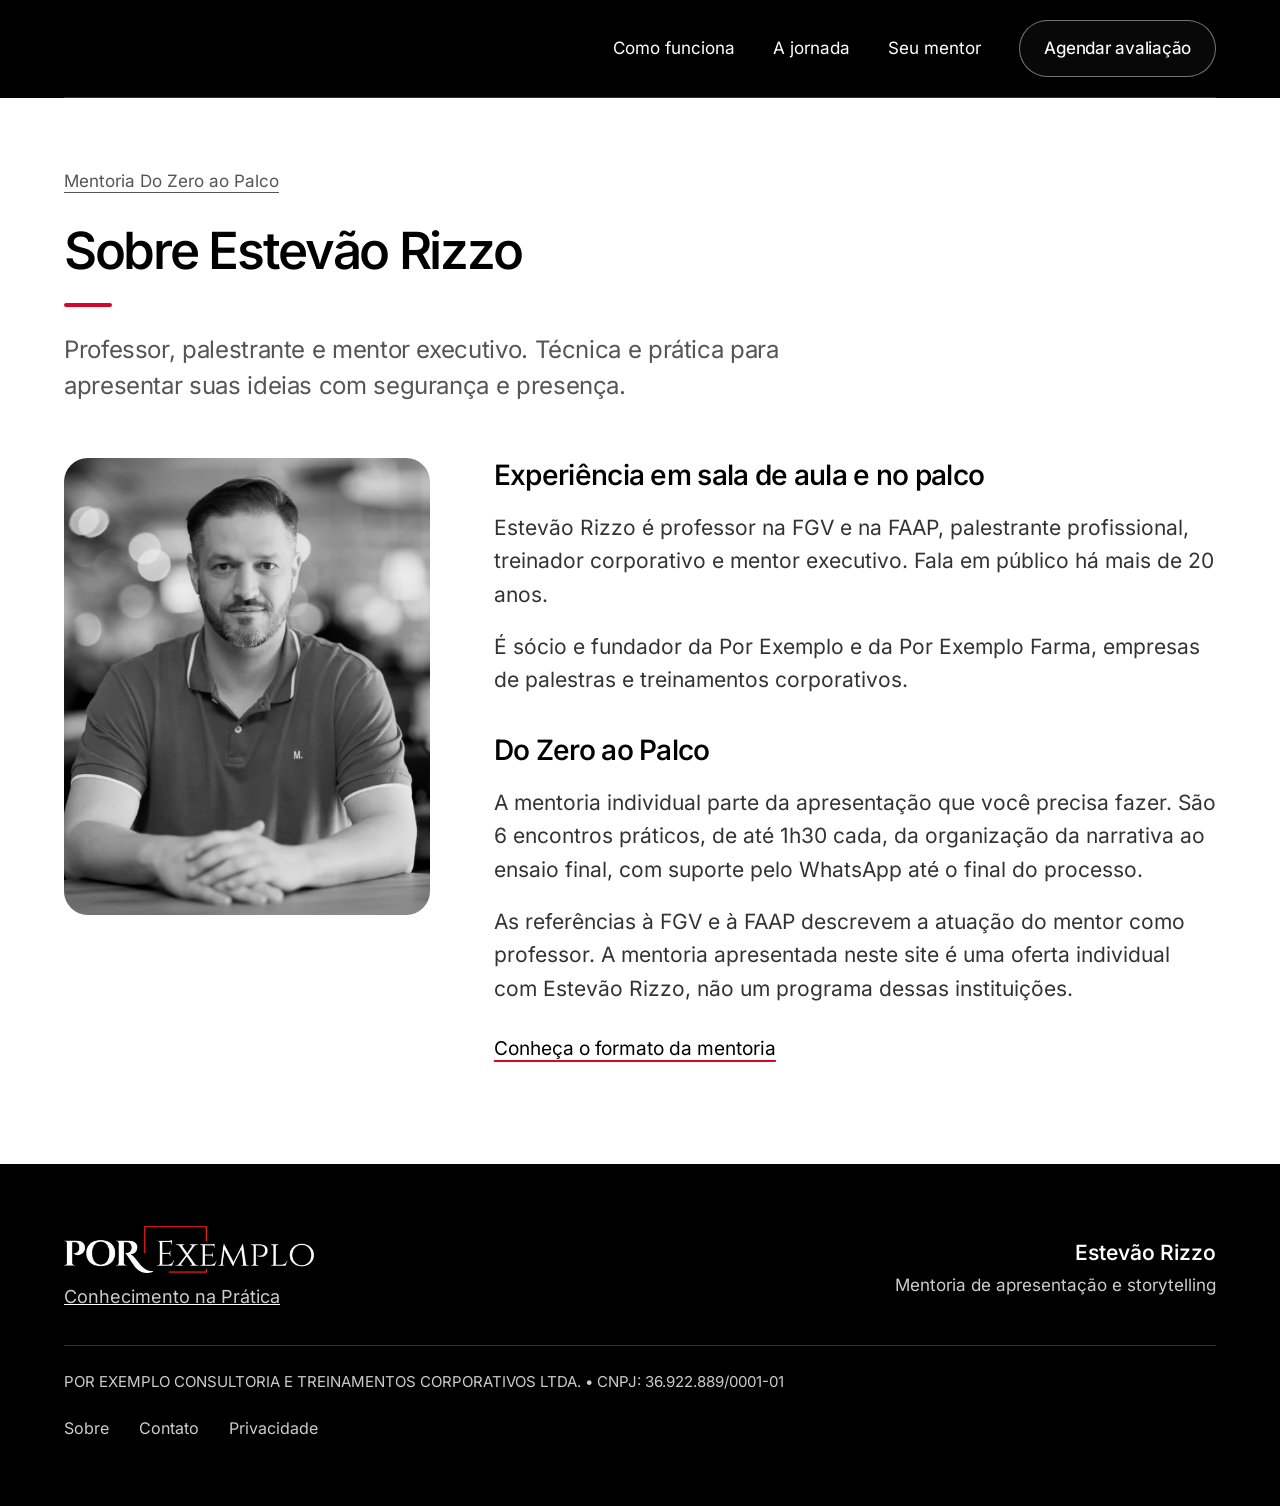
<file: about/index.html>
<!doctype html>
<html lang="pt-BR">
<head>
<meta charset="utf-8">
<meta http-equiv="Content-Security-Policy" content="default-src &#x27;none&#x27;; base-uri &#x27;none&#x27;; object-src &#x27;none&#x27;; script-src &#x27;self&#x27; https://www.googletagmanager.com &#x27;sha256-xwciDAwscaY1UpWbeDbpzXPtsMKT0D7YuuRpRnmSqNE=&#x27;; style-src &#x27;self&#x27;; img-src &#x27;self&#x27; https://www.googletagmanager.com https://*.google-analytics.com https://*.google.com https://*.google.com.br https://*.g.doubleclick.net; font-src &#x27;self&#x27;; connect-src https://www.googletagmanager.com https://*.google-analytics.com https://*.google.com https://*.google.com.br https://*.g.doubleclick.net https://pagead2.googlesyndication.com; frame-src https://www.googletagmanager.com; form-action &#x27;none&#x27;">
<meta name="viewport" content="width=device-width, initial-scale=1">
<title>Sobre Estevão Rizzo | Estevão Rizzo</title>
<meta name="description" content="Professor, palestrante e mentor executivo. Técnica e prática para apresentar suas ideias com segurança e presença.">
<meta name="robots" content="index, follow, max-image-preview:large">
<link rel="canonical" href="https://estevaorizzo.com.br/about/">
<meta property="og:type" content="website">
<meta property="og:locale" content="pt_BR">
<meta property="og:site_name" content="Estevão Rizzo">
<meta property="og:title" content="Sobre Estevão Rizzo | Estevão Rizzo">
<meta property="og:description" content="Professor, palestrante e mentor executivo. Técnica e prática para apresentar suas ideias com segurança e presença.">
<meta property="og:url" content="https://estevaorizzo.com.br/about/">
<meta property="og:image" content="https://estevaorizzo.com.br/assets/compartilhamento.693e7b1e4fb2.jpg">
<meta property="og:image:width" content="1200">
<meta property="og:image:height" content="630">
<meta property="og:image:type" content="image/jpeg">
<meta property="og:image:alt" content="Mentoria Do Zero ao Palco, de Estevão Rizzo">
<meta name="twitter:card" content="summary_large_image">
<meta name="twitter:title" content="Sobre Estevão Rizzo | Estevão Rizzo">
<meta name="twitter:description" content="Professor, palestrante e mentor executivo. Técnica e prática para apresentar suas ideias com segurança e presença.">
<meta name="twitter:image" content="https://estevaorizzo.com.br/assets/compartilhamento.693e7b1e4fb2.jpg">
<meta name="twitter:image:alt" content="Mentoria Do Zero ao Palco, de Estevão Rizzo">
<link rel="preload" href="/assets/inter-latin.3100e775e861.woff2" as="font" type="font/woff2" crossorigin>
<link rel="stylesheet" href="/assets/pagina.91dd7a4a78f7.css">
<link rel="stylesheet" href="/assets/informacoes.a6b6658b0105.css">
<link rel="describedby" href="/llms.txt" type="text/plain">
<link rel="alternate" type="text/markdown" href="/about.md">
<script type="application/ld+json">{"@context":"https://schema.org","@graph":[{"@type":"Organization","@id":"https://estevaorizzo.com.br/#organizacao","name":"Por Exemplo","legalName":"POR EXEMPLO CONSULTORIA E TREINAMENTOS CORPORATIVOS LTDA.","taxID":"36.922.889/0001-01","url":"https://porexemplo.pe/","description":"Empresa de palestras e treinamentos corporativos responsável pela oferta da mentoria Do Zero ao Palco, de Estevão Rizzo.","logo":"https://estevaorizzo.com.br/assets/por-exemplo-marca.3a0ff4815eaf.png","address":{"@type":"PostalAddress","streetAddress":"Rua Herculano, 374 - Cj. 83","addressLocality":"São Paulo","addressRegion":"SP","postalCode":"01257-030","addressCountry":"BR"},"contactPoint":{"@type":"ContactPoint","telephone":"+5511946068020","contactType":"Atendimento da mentoria Do Zero ao Palco","url":"https://estevaorizzo.com.br/contact/","availableLanguage":"pt-BR"}},{"@type":"Person","@id":"https://estevaorizzo.com.br/#mentor","name":"Estevão Rizzo","url":"https://estevaorizzo.com.br/#mentor","sameAs":["https://www.linkedin.com/in/estevaorizzo/","https://www.instagram.com/estevaorizzo/"],"jobTitle":"Professor, palestrante e mentor executivo"},{"@type":"WebSite","@id":"https://estevaorizzo.com.br/#site","url":"https://estevaorizzo.com.br/","name":"Estevão Rizzo","inLanguage":"pt-BR","publisher":{"@id":"https://estevaorizzo.com.br/#organizacao"}},{"@type":"AboutPage","@id":"https://estevaorizzo.com.br/about/#pagina","url":"https://estevaorizzo.com.br/about/","name":"Sobre Estevão Rizzo","description":"Professor, palestrante e mentor executivo. Técnica e prática para apresentar suas ideias com segurança e presença.","inLanguage":"pt-BR","isPartOf":{"@id":"https://estevaorizzo.com.br/#site"},"publisher":{"@id":"https://estevaorizzo.com.br/#organizacao"},"mainEntity":{"@id":"https://estevaorizzo.com.br/#mentor"}}]}</script>
<link rel="icon" href="/assets/favicon-48.edff2e69ebd6.png" type="image/png">
</head>
<body>
<a class="skip" href="#conteudo">Pular para o conteúdo</a>
<header class="header has-scrolled">
    <div class="wrap header-inner">

      <nav aria-label="Navegação principal">
        <a class="nav-link" href="/#programa">Como funciona</a>
        <a class="nav-link" href="/#jornada">A jornada</a>
        <a class="nav-link" href="/#mentor">Seu mentor</a>
        <a class="button button-small" data-contact="cabecalho" href="https://wa.me/5511946068020?text=Oi%2C%20Estev%C3%A3o%21%20Vi%20a%20mentoria%20Do%20Zero%20ao%20Palco%20no%20seu%20site%20e%20quero%20agendar%20uma%20avalia%C3%A7%C3%A3o%20sem%20custo." target="_blank" rel="noopener noreferrer">Agendar avaliação</a>
      </nav>
    </div>
  </header>
<main class="info-main wrap" id="conteudo" tabindex="-1">
<div class="info-heading"><a class="info-back" href="/">Mentoria Do Zero ao Palco</a><h1>Sobre Estevão Rizzo</h1><p class="info-lead">Professor, palestrante e mentor executivo. Técnica e prática para apresentar suas ideias com segurança e presença.</p></div>
<div class="info-about"><figure class="info-portrait"><img src="/assets/mentor-1000.f4a577def253.webp" width="5472" height="3648" alt="Estevão Rizzo sentado à mesa, olhando para a câmera, com as mãos apoiadas à frente" loading="eager" decoding="async"></figure><div><section class="info-section" id="experiencia"><h2>Experiência em sala de aula e no palco</h2><p>Estevão Rizzo é professor na FGV e na FAAP, palestrante profissional, treinador corporativo e mentor executivo. Fala em público há mais de 20 anos.</p><p>É sócio e fundador da Por Exemplo e da Por Exemplo Farma, empresas de palestras e treinamentos corporativos.</p></section>
<section class="info-section" id="mentoria"><h2>Do Zero ao Palco</h2><p>A mentoria individual parte da apresentação que você precisa fazer. São 6 encontros práticos, de até 1h30 cada, da organização da narrativa ao ensaio final, com suporte pelo WhatsApp até o final do processo.</p><p>As referências à FGV e à FAAP descrevem a atuação do mentor como professor. A mentoria apresentada neste site é uma oferta individual com Estevão Rizzo, não um programa dessas instituições.</p></section><p class="info-return"><a href="/#programa">Conheça o formato da mentoria</a></p></div></div>
</main>
<footer class="footer">
    <div class="wrap footer-inner">
      <a class="footer-brand" href="https://porexemplo.pe/" target="_blank" rel="noopener noreferrer" aria-label="Visite o site da Por Exemplo"><img src="/assets/por-exemplo-marca.3a0ff4815eaf.png" alt="Por Exemplo" width="424" height="80" decoding="async"><span>Conhecimento na Prática</span></a>
      <p class="footer-identity"><span class="footer-name">Estevão Rizzo</span><span class="footer-tagline">Mentoria de apresentação e storytelling</span></p>
      <p class="legal">POR EXEMPLO CONSULTORIA E TREINAMENTOS CORPORATIVOS LTDA. • CNPJ: <span class="cnpj">36.922.889/0001-01</span></p>
      <nav class="trust-links" aria-label="Informações sobre o site"><a href="/about/">Sobre</a><a href="/contact/">Contato</a><a href="/privacy/">Privacidade</a></nav>
    </div>
  </footer>
<script defer src="/assets/medicao.81cae1bb611c.js"></script>
</body>
</html>
</file>
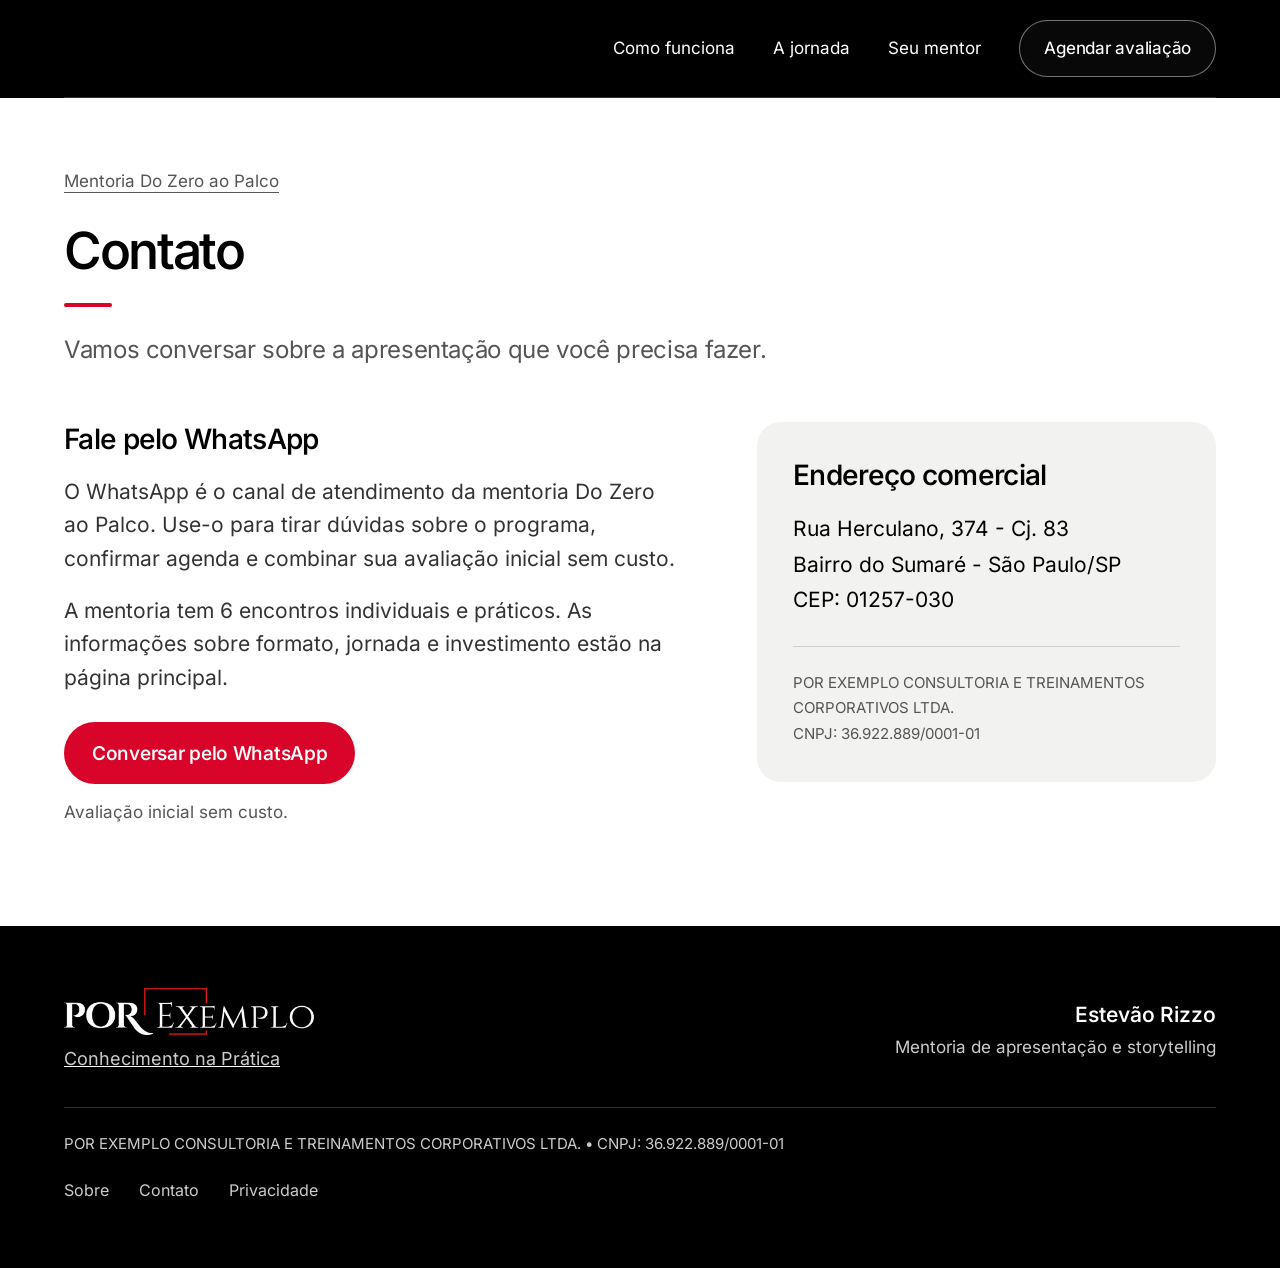
<file: contact/index.html>
<!doctype html>
<html lang="pt-BR">
<head>
<meta charset="utf-8">
<meta http-equiv="Content-Security-Policy" content="default-src &#x27;none&#x27;; base-uri &#x27;none&#x27;; object-src &#x27;none&#x27;; script-src &#x27;self&#x27; https://www.googletagmanager.com &#x27;sha256-rRI5gZScIBzSfJW821RCeN8AcG2QahzLmBD8V244xoE=&#x27;; style-src &#x27;self&#x27;; img-src &#x27;self&#x27; https://www.googletagmanager.com https://*.google-analytics.com https://*.google.com https://*.google.com.br https://*.g.doubleclick.net; font-src &#x27;self&#x27;; connect-src https://www.googletagmanager.com https://*.google-analytics.com https://*.google.com https://*.google.com.br https://*.g.doubleclick.net https://pagead2.googlesyndication.com; frame-src https://www.googletagmanager.com; form-action &#x27;none&#x27;">
<meta name="viewport" content="width=device-width, initial-scale=1">
<title>Contato | Estevão Rizzo</title>
<meta name="description" content="Vamos conversar sobre a apresentação que você precisa fazer.">
<meta name="robots" content="index, follow, max-image-preview:large">
<link rel="canonical" href="https://estevaorizzo.com.br/contact/">
<meta property="og:type" content="website">
<meta property="og:locale" content="pt_BR">
<meta property="og:site_name" content="Estevão Rizzo">
<meta property="og:title" content="Contato | Estevão Rizzo">
<meta property="og:description" content="Vamos conversar sobre a apresentação que você precisa fazer.">
<meta property="og:url" content="https://estevaorizzo.com.br/contact/">
<meta property="og:image" content="https://estevaorizzo.com.br/assets/compartilhamento.693e7b1e4fb2.jpg">
<meta property="og:image:width" content="1200">
<meta property="og:image:height" content="630">
<meta property="og:image:type" content="image/jpeg">
<meta property="og:image:alt" content="Mentoria Do Zero ao Palco, de Estevão Rizzo">
<meta name="twitter:card" content="summary_large_image">
<meta name="twitter:title" content="Contato | Estevão Rizzo">
<meta name="twitter:description" content="Vamos conversar sobre a apresentação que você precisa fazer.">
<meta name="twitter:image" content="https://estevaorizzo.com.br/assets/compartilhamento.693e7b1e4fb2.jpg">
<meta name="twitter:image:alt" content="Mentoria Do Zero ao Palco, de Estevão Rizzo">
<link rel="preload" href="/assets/inter-latin.3100e775e861.woff2" as="font" type="font/woff2" crossorigin>
<link rel="stylesheet" href="/assets/pagina.91dd7a4a78f7.css">
<link rel="stylesheet" href="/assets/informacoes.a6b6658b0105.css">
<link rel="describedby" href="/llms.txt" type="text/plain">
<link rel="alternate" type="text/markdown" href="/contact.md">
<script type="application/ld+json">{"@context":"https://schema.org","@graph":[{"@type":"Organization","@id":"https://estevaorizzo.com.br/#organizacao","name":"Por Exemplo","legalName":"POR EXEMPLO CONSULTORIA E TREINAMENTOS CORPORATIVOS LTDA.","taxID":"36.922.889/0001-01","url":"https://porexemplo.pe/","description":"Empresa de palestras e treinamentos corporativos responsável pela oferta da mentoria Do Zero ao Palco, de Estevão Rizzo.","logo":"https://estevaorizzo.com.br/assets/por-exemplo-marca.3a0ff4815eaf.png","address":{"@type":"PostalAddress","streetAddress":"Rua Herculano, 374 - Cj. 83","addressLocality":"São Paulo","addressRegion":"SP","postalCode":"01257-030","addressCountry":"BR"},"contactPoint":{"@type":"ContactPoint","telephone":"+5511946068020","contactType":"Atendimento da mentoria Do Zero ao Palco","url":"https://estevaorizzo.com.br/contact/","availableLanguage":"pt-BR"}},{"@type":"Person","@id":"https://estevaorizzo.com.br/#mentor","name":"Estevão Rizzo","url":"https://estevaorizzo.com.br/#mentor","sameAs":["https://www.linkedin.com/in/estevaorizzo/","https://www.instagram.com/estevaorizzo/"],"jobTitle":"Professor, palestrante e mentor executivo"},{"@type":"WebSite","@id":"https://estevaorizzo.com.br/#site","url":"https://estevaorizzo.com.br/","name":"Estevão Rizzo","inLanguage":"pt-BR","publisher":{"@id":"https://estevaorizzo.com.br/#organizacao"}},{"@type":"ContactPage","@id":"https://estevaorizzo.com.br/contact/#pagina","url":"https://estevaorizzo.com.br/contact/","name":"Contato","description":"Vamos conversar sobre a apresentação que você precisa fazer.","inLanguage":"pt-BR","isPartOf":{"@id":"https://estevaorizzo.com.br/#site"},"publisher":{"@id":"https://estevaorizzo.com.br/#organizacao"},"mainEntity":{"@id":"https://estevaorizzo.com.br/#organizacao"}}]}</script>
<link rel="icon" href="/assets/favicon-48.edff2e69ebd6.png" type="image/png">
</head>
<body>
<a class="skip" href="#conteudo">Pular para o conteúdo</a>
<header class="header has-scrolled">
    <div class="wrap header-inner">

      <nav aria-label="Navegação principal">
        <a class="nav-link" href="/#programa">Como funciona</a>
        <a class="nav-link" href="/#jornada">A jornada</a>
        <a class="nav-link" href="/#mentor">Seu mentor</a>
        <a class="button button-small" data-contact="cabecalho" href="https://wa.me/5511946068020?text=Oi%2C%20Estev%C3%A3o%21%20Vi%20a%20mentoria%20Do%20Zero%20ao%20Palco%20no%20seu%20site%20e%20quero%20agendar%20uma%20avalia%C3%A7%C3%A3o%20sem%20custo." target="_blank" rel="noopener noreferrer">Agendar avaliação</a>
      </nav>
    </div>
  </header>
<main class="info-main wrap" id="conteudo" tabindex="-1">
<div class="info-heading"><a class="info-back" href="/">Mentoria Do Zero ao Palco</a><h1>Contato</h1><p class="info-lead">Vamos conversar sobre a apresentação que você precisa fazer.</p></div>
<div class="info-contact"><div><section class="info-section" id="atendimento"><h2>Fale pelo WhatsApp</h2><p>O WhatsApp é o canal de atendimento da mentoria Do Zero ao Palco. Use-o para tirar dúvidas sobre o programa, confirmar agenda e combinar sua avaliação inicial sem custo.</p><p>A mentoria tem 6 encontros individuais e práticos. As informações sobre formato, jornada e investimento estão na página principal.</p></section><a class="button" data-contact="contato_pagina" href="https://wa.me/5511946068020?text=Oi%2C%20Estev%C3%A3o%21%20Vi%20a%20mentoria%20Do%20Zero%20ao%20Palco%20no%20seu%20site%20e%20quero%20agendar%20uma%20avalia%C3%A7%C3%A3o%20sem%20custo." target="_blank" rel="noopener noreferrer">Conversar pelo WhatsApp</a><p class="info-support">Avaliação inicial sem custo.</p></div><aside class="info-address"><h2>Endereço comercial</h2><address>Rua Herculano, 374 - Cj. 83<br>Bairro do Sumaré - São Paulo/SP<br>CEP: 01257-030</address><p class="info-company">POR EXEMPLO CONSULTORIA E TREINAMENTOS CORPORATIVOS LTDA.<br>CNPJ: 36.922.889/0001-01</p></aside></div>
</main>
<footer class="footer">
    <div class="wrap footer-inner">
      <a class="footer-brand" href="https://porexemplo.pe/" target="_blank" rel="noopener noreferrer" aria-label="Visite o site da Por Exemplo"><img src="/assets/por-exemplo-marca.3a0ff4815eaf.png" alt="Por Exemplo" width="424" height="80" decoding="async"><span>Conhecimento na Prática</span></a>
      <p class="footer-identity"><span class="footer-name">Estevão Rizzo</span><span class="footer-tagline">Mentoria de apresentação e storytelling</span></p>
      <p class="legal">POR EXEMPLO CONSULTORIA E TREINAMENTOS CORPORATIVOS LTDA. • CNPJ: <span class="cnpj">36.922.889/0001-01</span></p>
      <nav class="trust-links" aria-label="Informações sobre o site"><a href="/about/">Sobre</a><a href="/contact/">Contato</a><a href="/privacy/">Privacidade</a></nav>
    </div>
  </footer>
<script defer src="/assets/medicao.81cae1bb611c.js"></script>
</body>
</html>
</file>
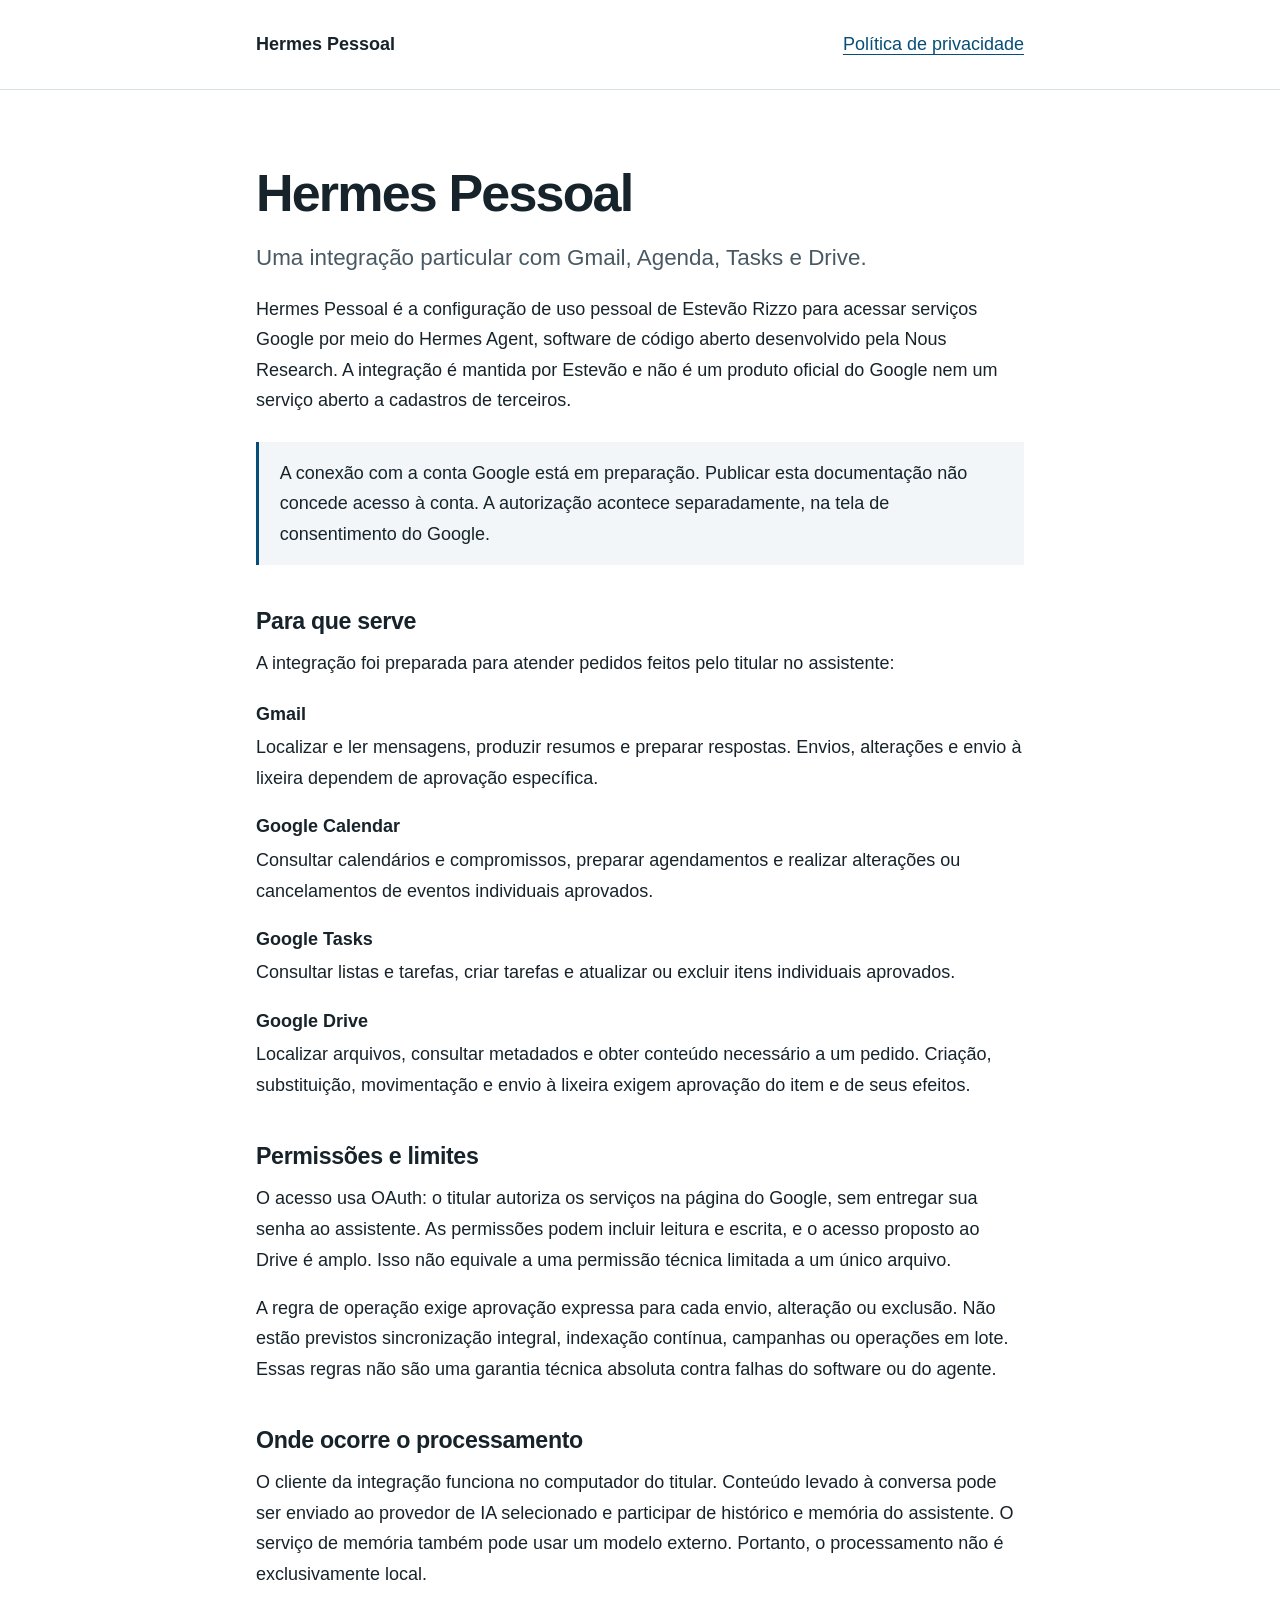
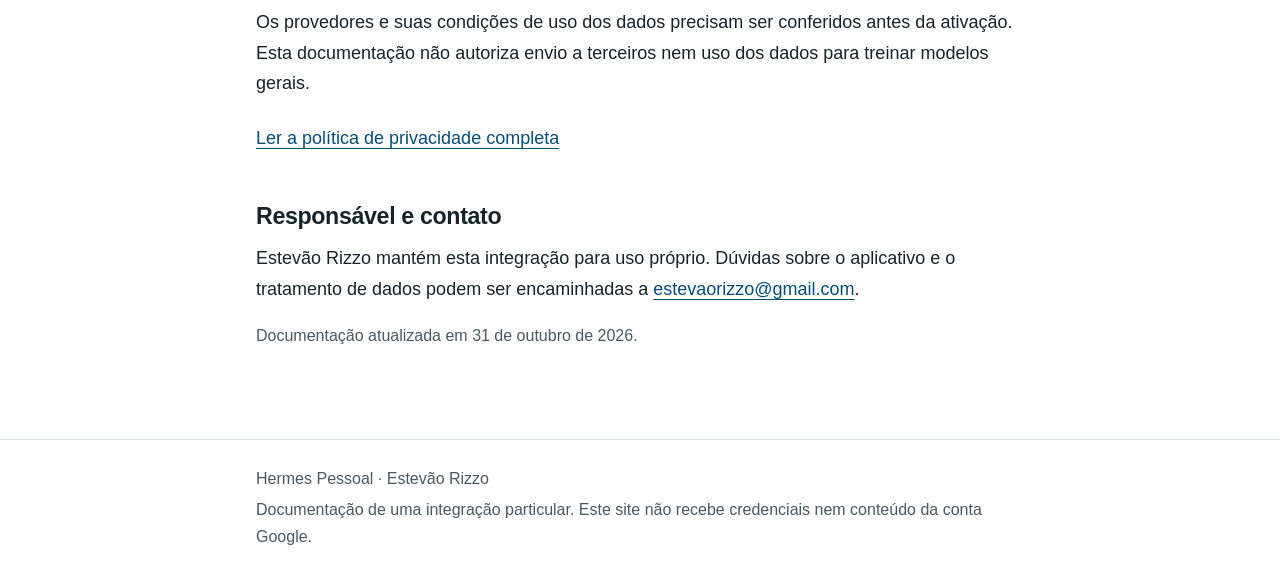
<file: hermes-pessoal/index.html>
<!doctype html>
<html lang="pt-BR">
<head>
<meta charset="utf-8">
<meta name="viewport" content="width=device-width, initial-scale=1">
<meta name="description" content="Integração de uso pessoal de Estevão Rizzo com Gmail, Google Calendar, Google Tasks e Google Drive. Finalidade, permissões e privacidade.">
<meta name="robots" content="noindex, follow">
<meta name="referrer" content="no-referrer">
<meta http-equiv="Content-Security-Policy" content="default-src 'none'; style-src 'self'; img-src data:; base-uri 'none'; form-action 'none'; object-src 'none'">
<link rel="canonical" href="https://estevaorizzo.com.br/hermes-pessoal/">
<link rel="icon" href="data:,">
<link rel="stylesheet" href="estilo.css">
<title>Hermes Pessoal | Integração particular com Google</title>
</head>
<body>
<a class="skip" href="#conteudo">Pular para o conteúdo</a>
<header><nav class="shell" aria-label="Navegação da integração">
<a class="brand" href="./" aria-current="page">Hermes Pessoal</a>
<a href="privacidade/">Política de privacidade</a>
</nav></header>
<main id="conteudo" class="shell" tabindex="-1">
<h1>Hermes Pessoal</h1>
<p class="lede">Uma integração particular com Gmail, Agenda, Tasks e Drive.</p>
<p>Hermes Pessoal é a configuração de uso pessoal de Estevão Rizzo para acessar serviços Google por meio do Hermes Agent, software de código aberto desenvolvido pela Nous Research. A integração é mantida por Estevão e não é um produto oficial do Google nem um serviço aberto a cadastros de terceiros.</p>
<aside class="note" aria-label="Estado da integração"><p>A conexão com a conta Google está em preparação. Publicar esta documentação não concede acesso à conta. A autorização acontece separadamente, na tela de consentimento do Google.</p></aside>
<h2>Para que serve</h2>
<p>A integração foi preparada para atender pedidos feitos pelo titular no assistente:</p>
<dl>
<dt>Gmail</dt><dd>Localizar e ler mensagens, produzir resumos e preparar respostas. Envios, alterações e envio à lixeira dependem de aprovação específica.</dd>
<dt>Google Calendar</dt><dd>Consultar calendários e compromissos, preparar agendamentos e realizar alterações ou cancelamentos de eventos individuais aprovados.</dd>
<dt>Google Tasks</dt><dd>Consultar listas e tarefas, criar tarefas e atualizar ou excluir itens individuais aprovados.</dd>
<dt>Google Drive</dt><dd>Localizar arquivos, consultar metadados e obter conteúdo necessário a um pedido. Criação, substituição, movimentação e envio à lixeira exigem aprovação do item e de seus efeitos.</dd>
</dl>
<h2>Permissões e limites</h2>
<p>O acesso usa OAuth: o titular autoriza os serviços na página do Google, sem entregar sua senha ao assistente. As permissões podem incluir leitura e escrita, e o acesso proposto ao Drive é amplo. Isso não equivale a uma permissão técnica limitada a um único arquivo.</p>
<p>A regra de operação exige aprovação expressa para cada envio, alteração ou exclusão. Não estão previstos sincronização integral, indexação contínua, campanhas ou operações em lote. Essas regras não são uma garantia técnica absoluta contra falhas do software ou do agente.</p>
<h2>Onde ocorre o processamento</h2>
<p>O cliente da integração funciona no computador do titular. Conteúdo levado à conversa pode ser enviado ao provedor de IA selecionado e participar de histórico e memória do assistente. O serviço de memória também pode usar um modelo externo. Portanto, o processamento não é exclusivamente local.</p>
<p>Os provedores e suas condições de uso dos dados precisam ser conferidos antes da ativação. Esta documentação não autoriza envio a terceiros nem uso dos dados para treinar modelos gerais.</p>
<a class="action" href="privacidade/">Ler a política de privacidade completa</a>
<h2>Responsável e contato</h2>
<p>Estevão Rizzo mantém esta integração para uso próprio. Dúvidas sobre o aplicativo e o tratamento de dados podem ser encaminhadas a <a href="mailto:estevaorizzo@gmail.com">estevaorizzo@gmail.com</a>.</p>
<p class="meta">Documentação atualizada em 31 de outubro de 2026.</p>
</main>
<footer><div class="shell">
<p>Hermes Pessoal · Estevão Rizzo</p>
<p>Documentação de uma integração particular. Este site não recebe credenciais nem conteúdo da conta Google.</p>
</div></footer>
</body>
</html>
</file>
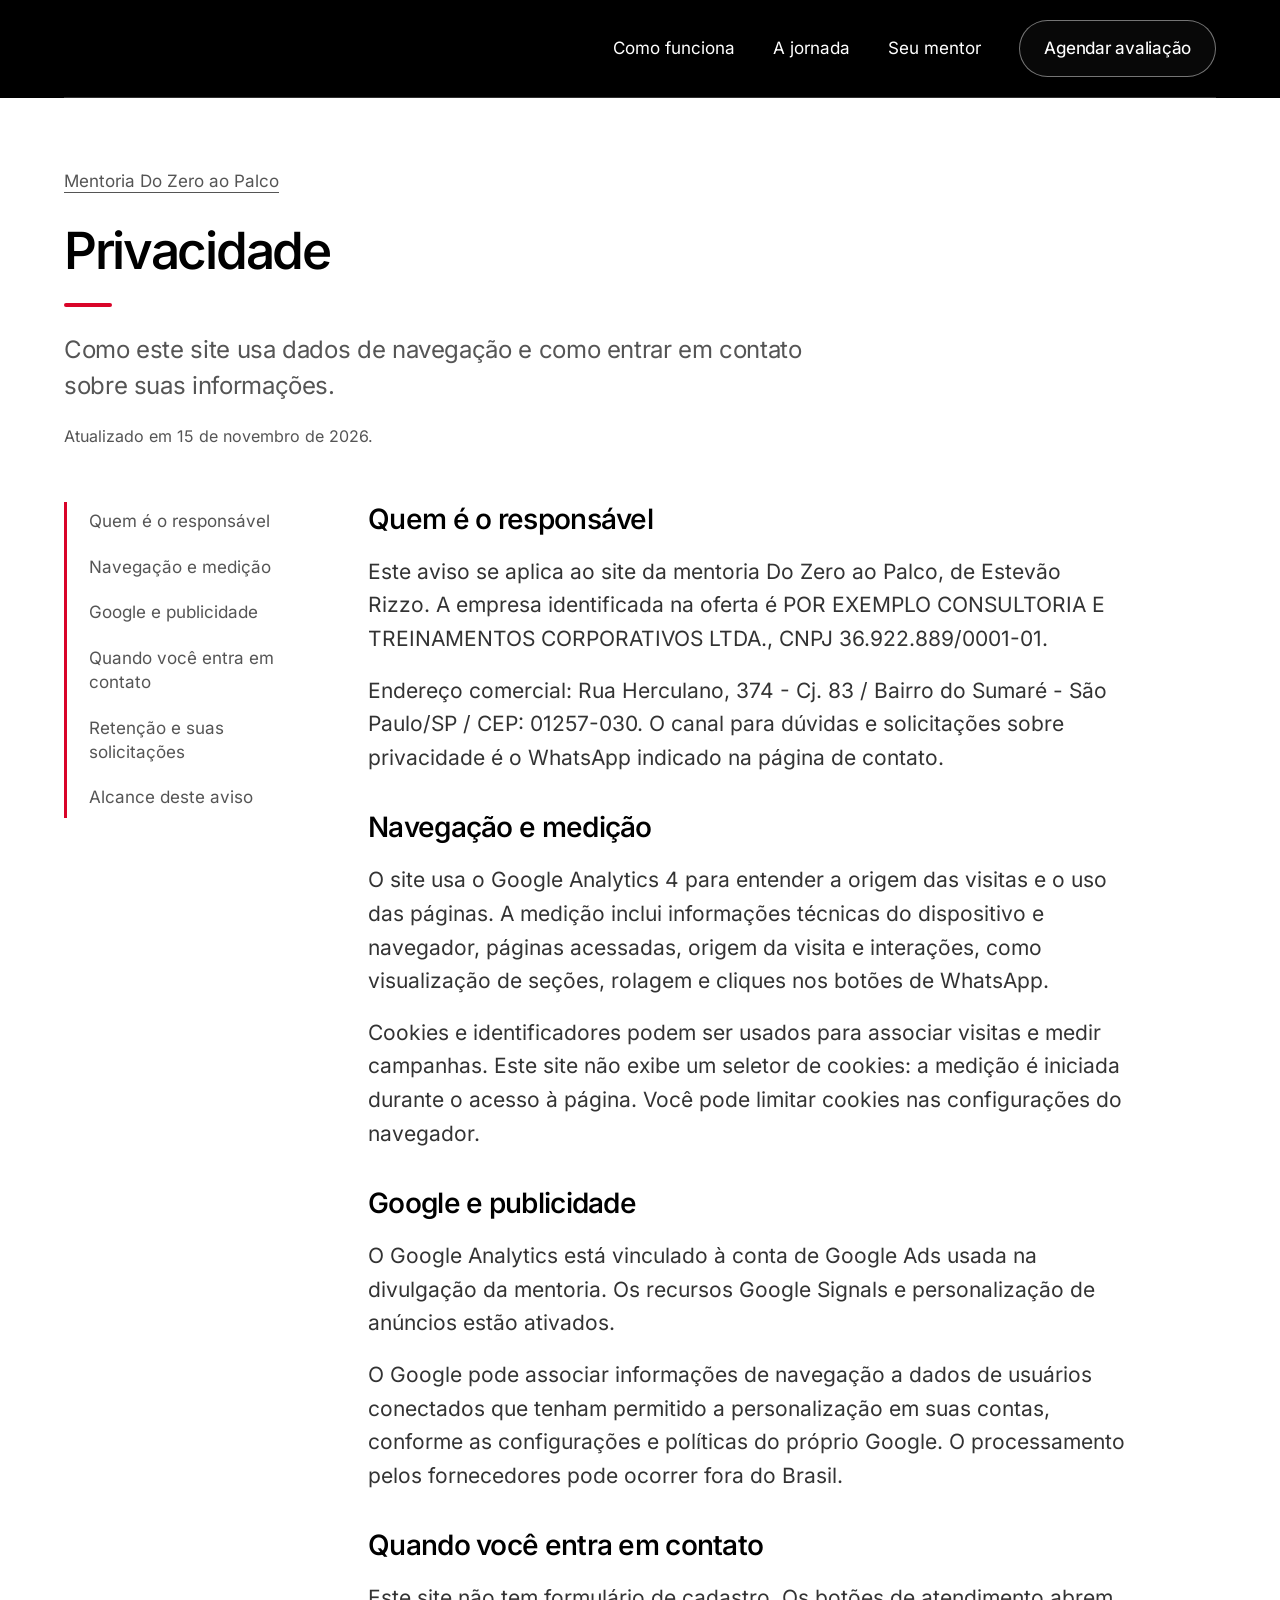
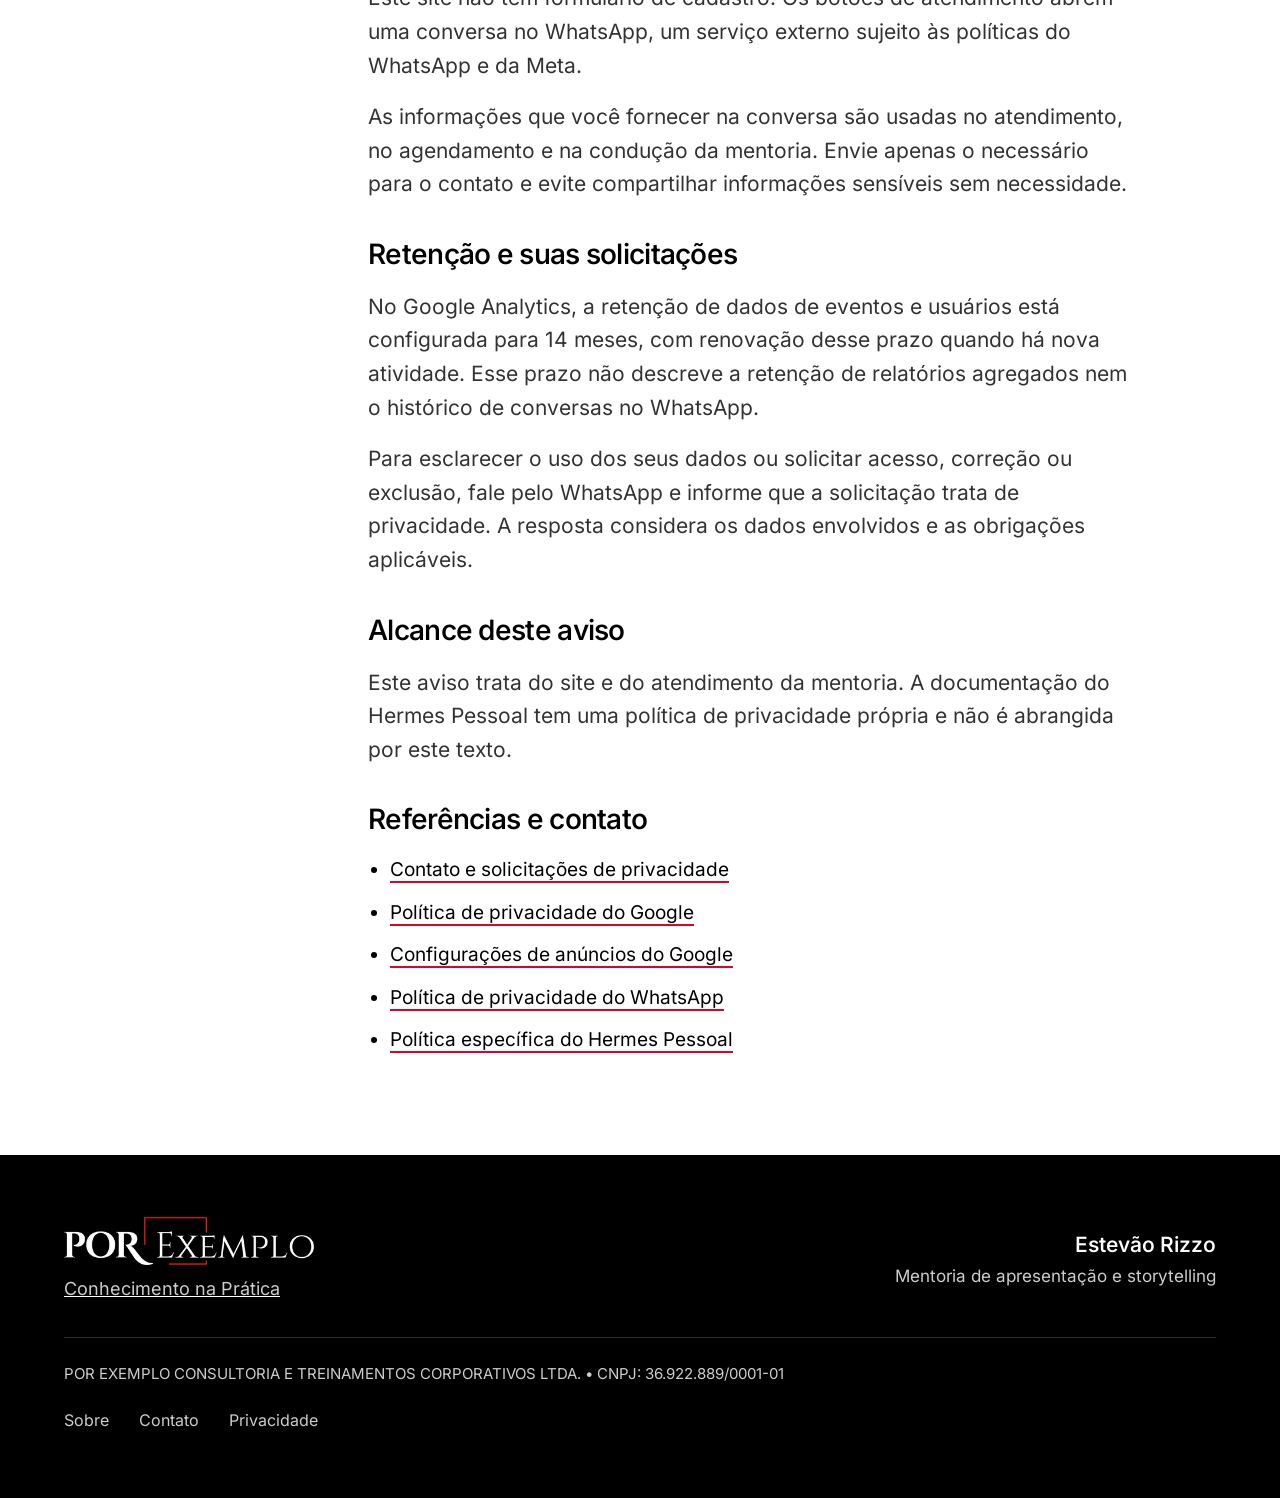
<file: privacy/index.html>
<!doctype html>
<html lang="pt-BR">
<head>
<meta charset="utf-8">
<meta http-equiv="Content-Security-Policy" content="default-src &#x27;none&#x27;; base-uri &#x27;none&#x27;; object-src &#x27;none&#x27;; script-src &#x27;self&#x27; https://www.googletagmanager.com &#x27;sha256-66ckjJCDSID84FBkGnGH0T/69aikw6nnX2D/RwEI/FI=&#x27;; style-src &#x27;self&#x27;; img-src &#x27;self&#x27; https://www.googletagmanager.com https://*.google-analytics.com https://*.google.com https://*.google.com.br https://*.g.doubleclick.net; font-src &#x27;self&#x27;; connect-src https://www.googletagmanager.com https://*.google-analytics.com https://*.google.com https://*.google.com.br https://*.g.doubleclick.net https://pagead2.googlesyndication.com; frame-src https://www.googletagmanager.com; form-action &#x27;none&#x27;">
<meta name="viewport" content="width=device-width, initial-scale=1">
<title>Privacidade | Estevão Rizzo</title>
<meta name="description" content="Como este site usa dados de navegação e como entrar em contato sobre suas informações.">
<meta name="robots" content="index, follow, max-image-preview:large">
<link rel="canonical" href="https://estevaorizzo.com.br/privacy/">
<meta property="og:type" content="website">
<meta property="og:locale" content="pt_BR">
<meta property="og:site_name" content="Estevão Rizzo">
<meta property="og:title" content="Privacidade | Estevão Rizzo">
<meta property="og:description" content="Como este site usa dados de navegação e como entrar em contato sobre suas informações.">
<meta property="og:url" content="https://estevaorizzo.com.br/privacy/">
<meta property="og:image" content="https://estevaorizzo.com.br/assets/compartilhamento.693e7b1e4fb2.jpg">
<meta property="og:image:width" content="1200">
<meta property="og:image:height" content="630">
<meta property="og:image:type" content="image/jpeg">
<meta property="og:image:alt" content="Mentoria Do Zero ao Palco, de Estevão Rizzo">
<meta name="twitter:card" content="summary_large_image">
<meta name="twitter:title" content="Privacidade | Estevão Rizzo">
<meta name="twitter:description" content="Como este site usa dados de navegação e como entrar em contato sobre suas informações.">
<meta name="twitter:image" content="https://estevaorizzo.com.br/assets/compartilhamento.693e7b1e4fb2.jpg">
<meta name="twitter:image:alt" content="Mentoria Do Zero ao Palco, de Estevão Rizzo">
<link rel="preload" href="/assets/inter-latin.3100e775e861.woff2" as="font" type="font/woff2" crossorigin>
<link rel="stylesheet" href="/assets/pagina.91dd7a4a78f7.css">
<link rel="stylesheet" href="/assets/informacoes.a6b6658b0105.css">
<link rel="describedby" href="/llms.txt" type="text/plain">
<link rel="alternate" type="text/markdown" href="/privacy.md">
<script type="application/ld+json">{"@context":"https://schema.org","@graph":[{"@type":"Organization","@id":"https://estevaorizzo.com.br/#organizacao","name":"Por Exemplo","legalName":"POR EXEMPLO CONSULTORIA E TREINAMENTOS CORPORATIVOS LTDA.","taxID":"36.922.889/0001-01","url":"https://porexemplo.pe/","description":"Empresa de palestras e treinamentos corporativos responsável pela oferta da mentoria Do Zero ao Palco, de Estevão Rizzo.","logo":"https://estevaorizzo.com.br/assets/por-exemplo-marca.3a0ff4815eaf.png","address":{"@type":"PostalAddress","streetAddress":"Rua Herculano, 374 - Cj. 83","addressLocality":"São Paulo","addressRegion":"SP","postalCode":"01257-030","addressCountry":"BR"},"contactPoint":{"@type":"ContactPoint","telephone":"+5511946068020","contactType":"Atendimento da mentoria Do Zero ao Palco","url":"https://estevaorizzo.com.br/contact/","availableLanguage":"pt-BR"}},{"@type":"Person","@id":"https://estevaorizzo.com.br/#mentor","name":"Estevão Rizzo","url":"https://estevaorizzo.com.br/#mentor","sameAs":["https://www.linkedin.com/in/estevaorizzo/","https://www.instagram.com/estevaorizzo/"],"jobTitle":"Professor, palestrante e mentor executivo"},{"@type":"WebSite","@id":"https://estevaorizzo.com.br/#site","url":"https://estevaorizzo.com.br/","name":"Estevão Rizzo","inLanguage":"pt-BR","publisher":{"@id":"https://estevaorizzo.com.br/#organizacao"}},{"@type":"WebPage","@id":"https://estevaorizzo.com.br/privacy/#pagina","url":"https://estevaorizzo.com.br/privacy/","name":"Privacidade","description":"Como este site usa dados de navegação e como entrar em contato sobre suas informações.","inLanguage":"pt-BR","isPartOf":{"@id":"https://estevaorizzo.com.br/#site"},"publisher":{"@id":"https://estevaorizzo.com.br/#organizacao"}}]}</script>
<link rel="icon" href="/assets/favicon-48.edff2e69ebd6.png" type="image/png">
</head>
<body>
<a class="skip" href="#conteudo">Pular para o conteúdo</a>
<header class="header has-scrolled">
    <div class="wrap header-inner">

      <nav aria-label="Navegação principal">
        <a class="nav-link" href="/#programa">Como funciona</a>
        <a class="nav-link" href="/#jornada">A jornada</a>
        <a class="nav-link" href="/#mentor">Seu mentor</a>
        <a class="button button-small" data-contact="cabecalho" href="https://wa.me/5511946068020?text=Oi%2C%20Estev%C3%A3o%21%20Vi%20a%20mentoria%20Do%20Zero%20ao%20Palco%20no%20seu%20site%20e%20quero%20agendar%20uma%20avalia%C3%A7%C3%A3o%20sem%20custo." target="_blank" rel="noopener noreferrer">Agendar avaliação</a>
      </nav>
    </div>
  </header>
<main class="info-main wrap" id="conteudo" tabindex="-1">
<div class="info-heading"><a class="info-back" href="/">Mentoria Do Zero ao Palco</a><h1>Privacidade</h1><p class="info-lead">Como este site usa dados de navegação e como entrar em contato sobre suas informações.</p><p class="info-updated">Atualizado em 15 de novembro de 2026.</p></div>
<div class="info-privacy"><nav class="info-summary" aria-label="Nesta página"><a href="#responsavel">Quem é o responsável</a><a href="#navegacao">Navegação e medição</a><a href="#google">Google e publicidade</a><a href="#whatsapp">Quando você entra em contato</a><a href="#retencao">Retenção e suas solicitações</a><a href="#escopo">Alcance deste aviso</a></nav><div><section class="info-section" id="responsavel"><h2>Quem é o responsável</h2><p>Este aviso se aplica ao site da mentoria Do Zero ao Palco, de Estevão Rizzo. A empresa identificada na oferta é POR EXEMPLO CONSULTORIA E TREINAMENTOS CORPORATIVOS LTDA., CNPJ 36.922.889/0001-01.</p><p>Endereço comercial: Rua Herculano, 374 - Cj. 83 / Bairro do Sumaré - São Paulo/SP / CEP: 01257-030. O canal para dúvidas e solicitações sobre privacidade é o WhatsApp indicado na página de contato.</p></section>
<section class="info-section" id="navegacao"><h2>Navegação e medição</h2><p>O site usa o Google Analytics 4 para entender a origem das visitas e o uso das páginas. A medição inclui informações técnicas do dispositivo e navegador, páginas acessadas, origem da visita e interações, como visualização de seções, rolagem e cliques nos botões de WhatsApp.</p><p>Cookies e identificadores podem ser usados para associar visitas e medir campanhas. Este site não exibe um seletor de cookies: a medição é iniciada durante o acesso à página. Você pode limitar cookies nas configurações do navegador.</p></section>
<section class="info-section" id="google"><h2>Google e publicidade</h2><p>O Google Analytics está vinculado à conta de Google Ads usada na divulgação da mentoria. Os recursos Google Signals e personalização de anúncios estão ativados.</p><p>O Google pode associar informações de navegação a dados de usuários conectados que tenham permitido a personalização em suas contas, conforme as configurações e políticas do próprio Google. O processamento pelos fornecedores pode ocorrer fora do Brasil.</p></section>
<section class="info-section" id="whatsapp"><h2>Quando você entra em contato</h2><p>Este site não tem formulário de cadastro. Os botões de atendimento abrem uma conversa no WhatsApp, um serviço externo sujeito às políticas do WhatsApp e da Meta.</p><p>As informações que você fornecer na conversa são usadas no atendimento, no agendamento e na condução da mentoria. Envie apenas o necessário para o contato e evite compartilhar informações sensíveis sem necessidade.</p></section>
<section class="info-section" id="retencao"><h2>Retenção e suas solicitações</h2><p>No Google Analytics, a retenção de dados de eventos e usuários está configurada para 14 meses, com renovação desse prazo quando há nova atividade. Esse prazo não descreve a retenção de relatórios agregados nem o histórico de conversas no WhatsApp.</p><p>Para esclarecer o uso dos seus dados ou solicitar acesso, correção ou exclusão, fale pelo WhatsApp e informe que a solicitação trata de privacidade. A resposta considera os dados envolvidos e as obrigações aplicáveis.</p></section>
<section class="info-section" id="escopo"><h2>Alcance deste aviso</h2><p>Este aviso trata do site e do atendimento da mentoria. A documentação do Hermes Pessoal tem uma política de privacidade própria e não é abrangida por este texto.</p></section><section class="info-section"><h2>Referências e contato</h2><ul class="info-references"><li><a href="/contact/">Contato e solicitações de privacidade</a></li><li><a href="https://policies.google.com/privacy?hl=pt-BR">Política de privacidade do Google</a></li><li><a href="https://myadcenter.google.com/">Configurações de anúncios do Google</a></li><li><a href="https://www.whatsapp.com/legal/privacy-policy?lang=pt_BR">Política de privacidade do WhatsApp</a></li><li><a href="/hermes-pessoal/privacidade/">Política específica do Hermes Pessoal</a></li></ul></section></div></div>
</main>
<footer class="footer">
    <div class="wrap footer-inner">
      <a class="footer-brand" href="https://porexemplo.pe/" target="_blank" rel="noopener noreferrer" aria-label="Visite o site da Por Exemplo"><img src="/assets/por-exemplo-marca.3a0ff4815eaf.png" alt="Por Exemplo" width="424" height="80" decoding="async"><span>Conhecimento na Prática</span></a>
      <p class="footer-identity"><span class="footer-name">Estevão Rizzo</span><span class="footer-tagline">Mentoria de apresentação e storytelling</span></p>
      <p class="legal">POR EXEMPLO CONSULTORIA E TREINAMENTOS CORPORATIVOS LTDA. • CNPJ: <span class="cnpj">36.922.889/0001-01</span></p>
      <nav class="trust-links" aria-label="Informações sobre o site"><a href="/about/">Sobre</a><a href="/contact/">Contato</a><a href="/privacy/">Privacidade</a></nav>
    </div>
  </footer>
<script defer src="/assets/medicao.81cae1bb611c.js"></script>
</body>
</html>
</file>
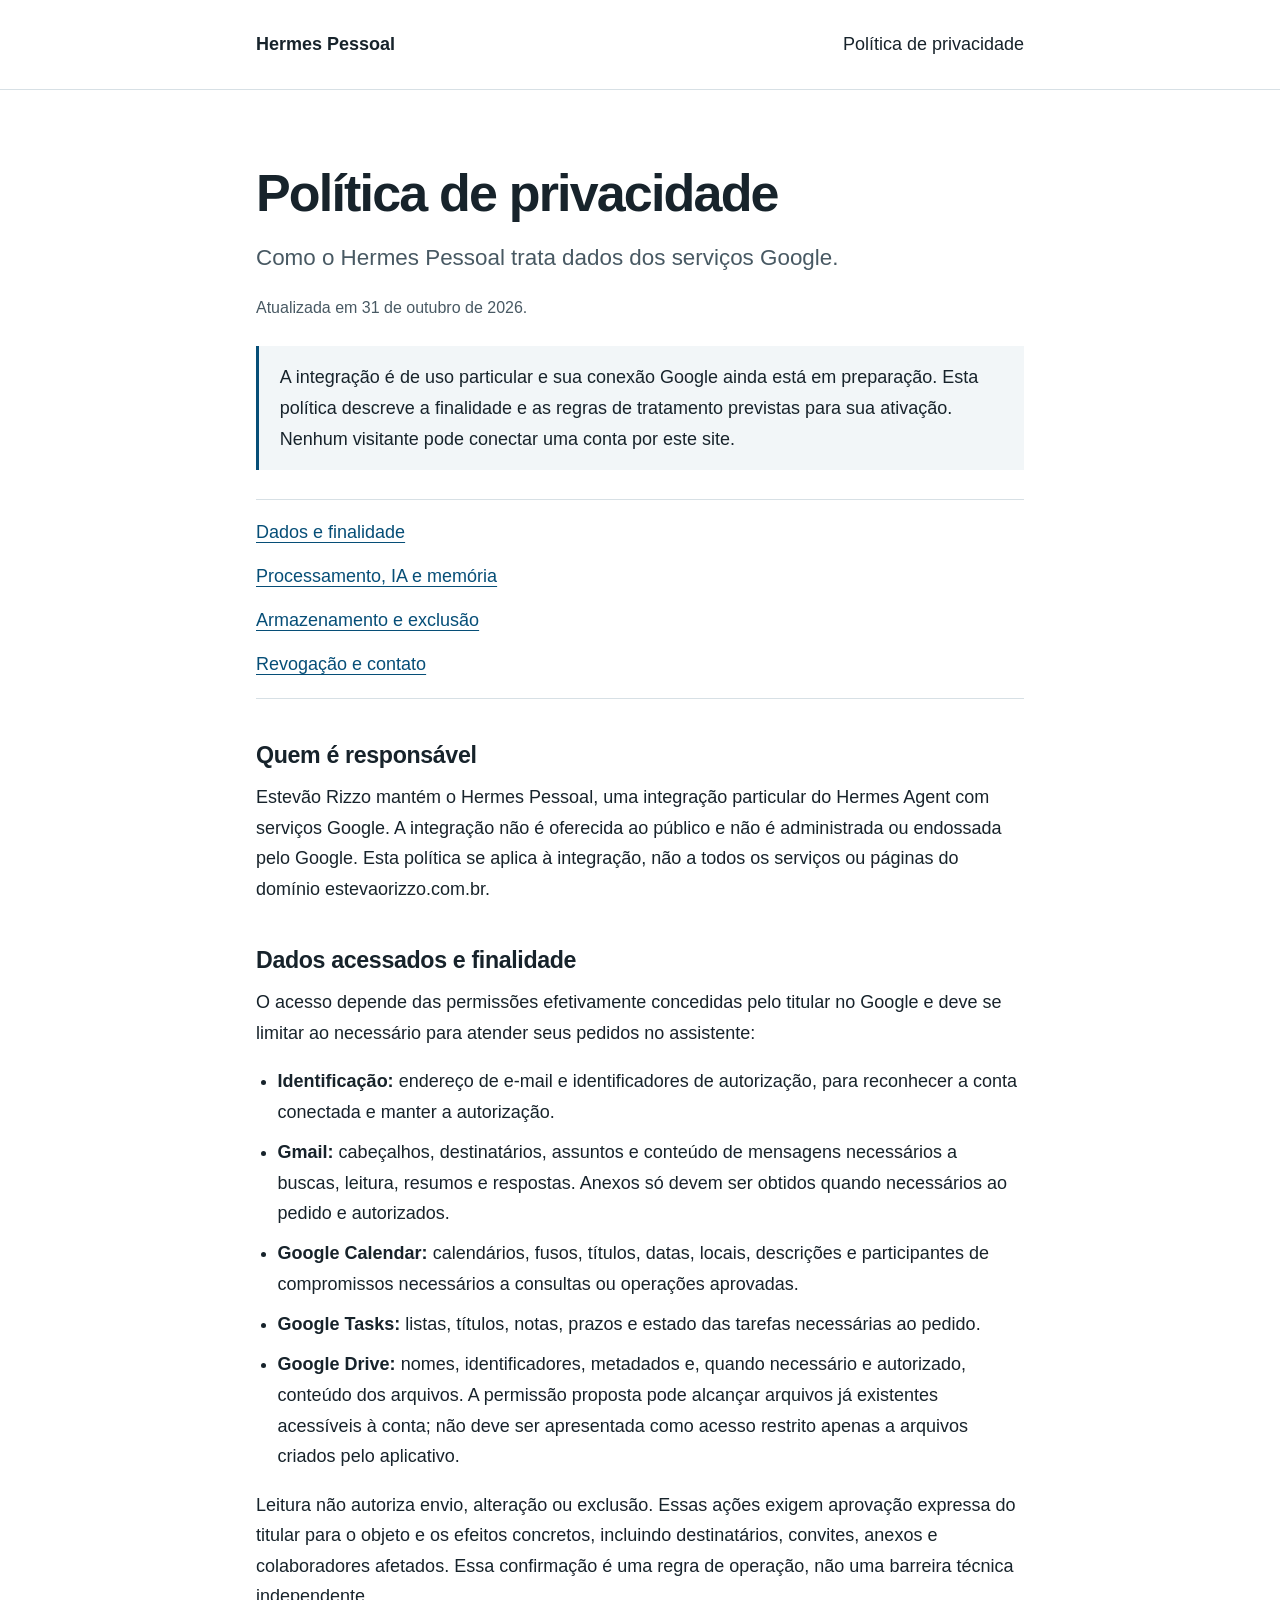
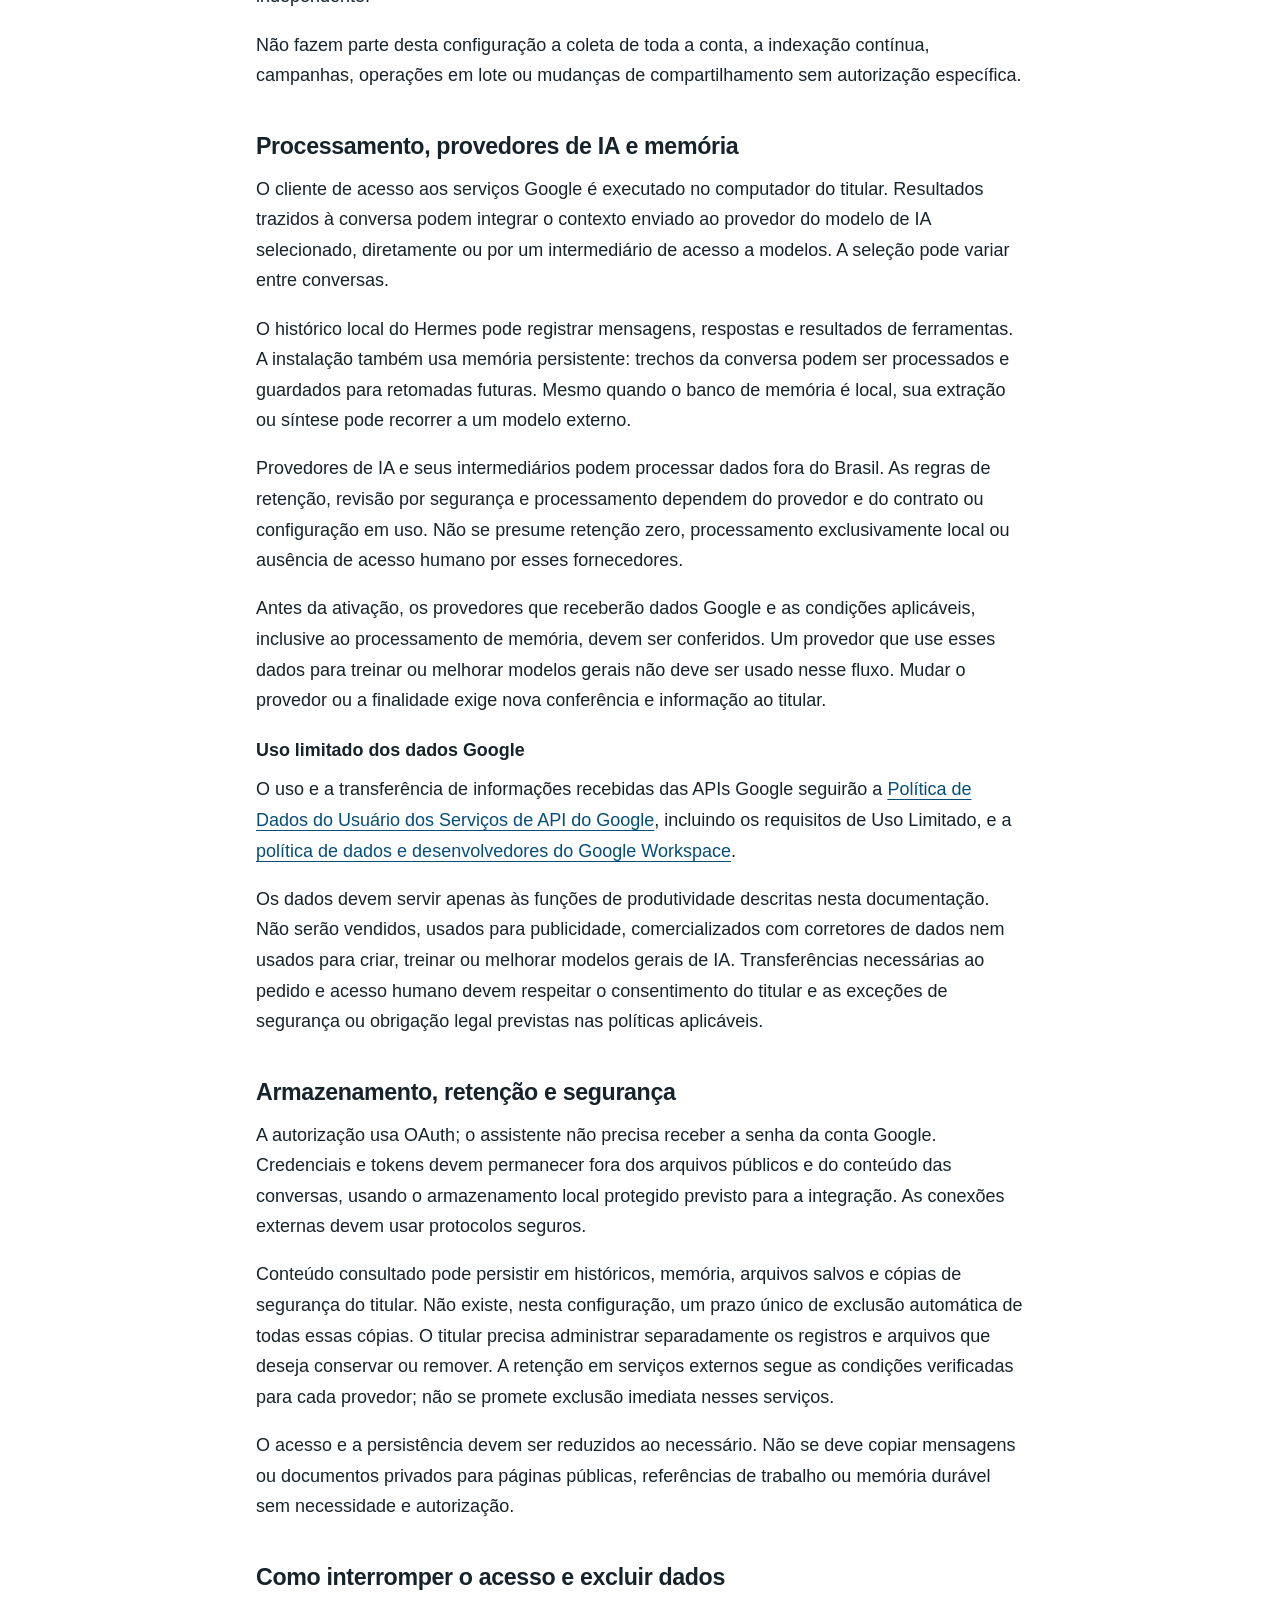
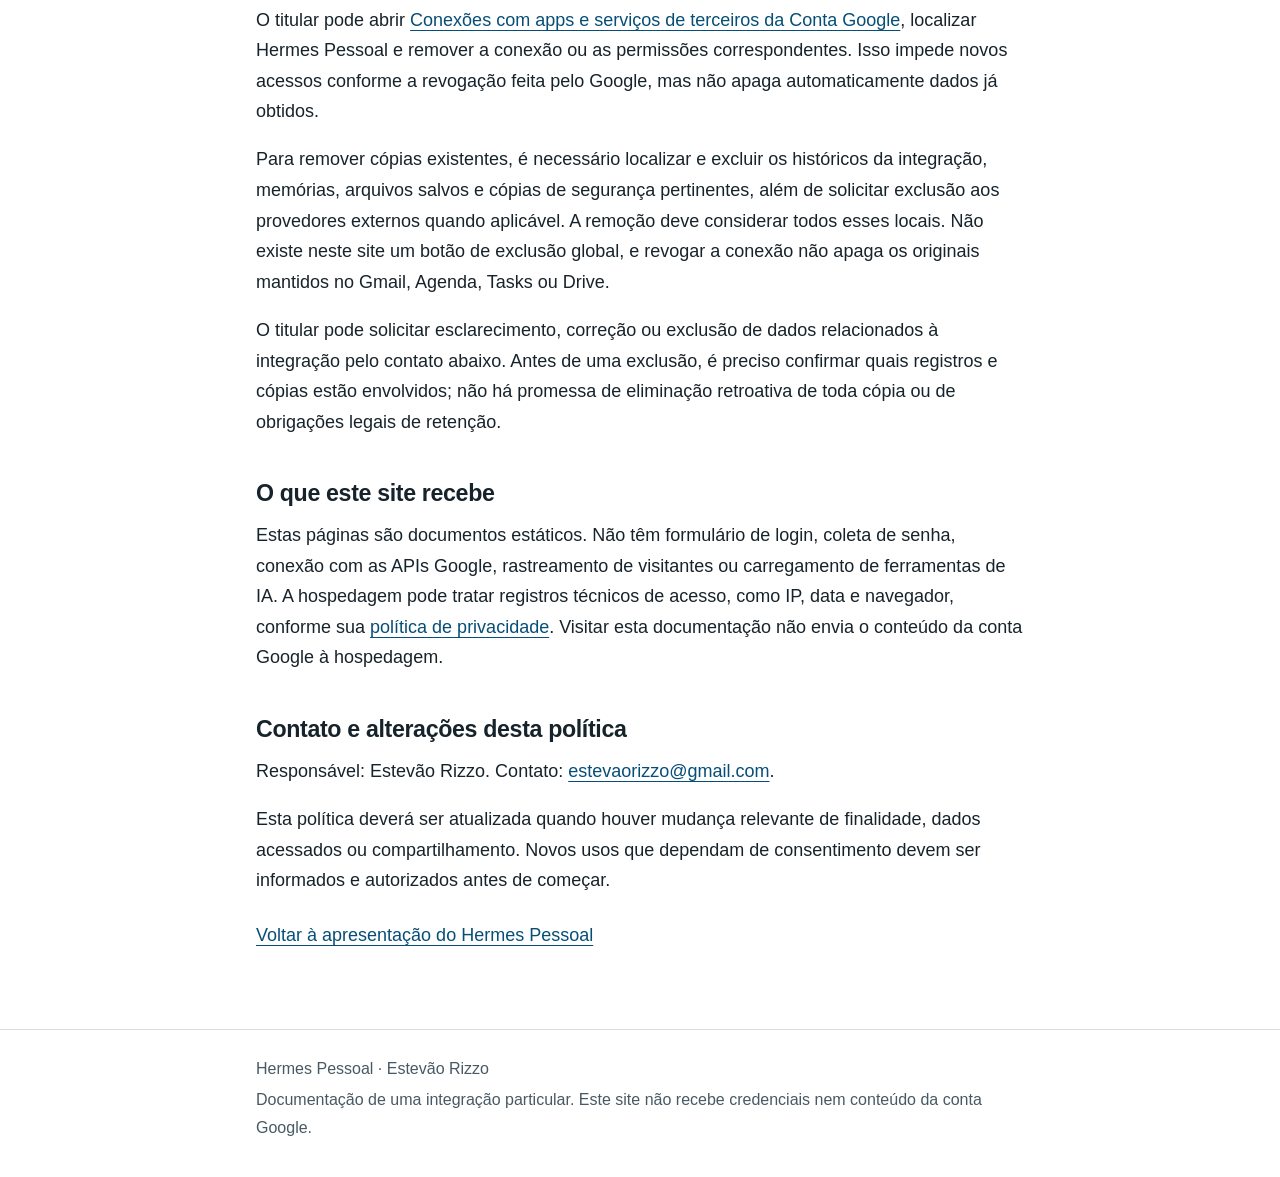
<file: hermes-pessoal/privacidade/index.html>
<!doctype html>
<html lang="pt-BR">
<head>
<meta charset="utf-8">
<meta name="viewport" content="width=device-width, initial-scale=1">
<meta name="description" content="Como a integração Hermes Pessoal acessa, usa, armazena e compartilha dados dos serviços Google, e como revogar o acesso.">
<meta name="robots" content="noindex, follow">
<meta name="referrer" content="no-referrer">
<meta http-equiv="Content-Security-Policy" content="default-src 'none'; style-src 'self'; img-src data:; base-uri 'none'; form-action 'none'; object-src 'none'">
<link rel="canonical" href="https://estevaorizzo.com.br/hermes-pessoal/privacidade/">
<link rel="icon" href="data:,">
<link rel="stylesheet" href="../estilo.css">
<title>Política de privacidade | Hermes Pessoal</title>
</head>
<body>
<a class="skip" href="#conteudo">Pular para o conteúdo</a>
<header><nav class="shell" aria-label="Navegação da integração">
<a class="brand" href="../">Hermes Pessoal</a>
<a href="./" aria-current="page">Política de privacidade</a>
</nav></header>
<main id="conteudo" class="shell" tabindex="-1">
<h1>Política de privacidade</h1>
<p class="lede">Como o Hermes Pessoal trata dados dos serviços Google.</p>
<p class="meta">Atualizada em 31 de outubro de 2026.</p>
<aside class="note" aria-label="Escopo desta política"><p>A integração é de uso particular e sua conexão Google ainda está em preparação. Esta política descreve a finalidade e as regras de tratamento previstas para sua ativação. Nenhum visitante pode conectar uma conta por este site.</p></aside>
<div class="toc" aria-label="Seções da política">
<a href="#dados">Dados e finalidade</a>
<a href="#processamento">Processamento, IA e memória</a>
<a href="#retencao">Armazenamento e exclusão</a>
<a href="#controle">Revogação e contato</a>
</div>
<section aria-labelledby="responsavel"><h2 id="responsavel">Quem é responsável</h2>
<p>Estevão Rizzo mantém o Hermes Pessoal, uma integração particular do Hermes Agent com serviços Google. A integração não é oferecida ao público e não é administrada ou endossada pelo Google. Esta política se aplica à integração, não a todos os serviços ou páginas do domínio estevaorizzo.com.br.</p>
</section>
<section aria-labelledby="dados"><h2 id="dados">Dados acessados e finalidade</h2>
<p>O acesso depende das permissões efetivamente concedidas pelo titular no Google e deve se limitar ao necessário para atender seus pedidos no assistente:</p>
<ul>
<li><strong>Identificação:</strong> endereço de e-mail e identificadores de autorização, para reconhecer a conta conectada e manter a autorização.</li>
<li><strong>Gmail:</strong> cabeçalhos, destinatários, assuntos e conteúdo de mensagens necessários a buscas, leitura, resumos e respostas. Anexos só devem ser obtidos quando necessários ao pedido e autorizados.</li>
<li><strong>Google Calendar:</strong> calendários, fusos, títulos, datas, locais, descrições e participantes de compromissos necessários a consultas ou operações aprovadas.</li>
<li><strong>Google Tasks:</strong> listas, títulos, notas, prazos e estado das tarefas necessárias ao pedido.</li>
<li><strong>Google Drive:</strong> nomes, identificadores, metadados e, quando necessário e autorizado, conteúdo dos arquivos. A permissão proposta pode alcançar arquivos já existentes acessíveis à conta; não deve ser apresentada como acesso restrito apenas a arquivos criados pelo aplicativo.</li>
</ul>
<p>Leitura não autoriza envio, alteração ou exclusão. Essas ações exigem aprovação expressa do titular para o objeto e os efeitos concretos, incluindo destinatários, convites, anexos e colaboradores afetados. Essa confirmação é uma regra de operação, não uma barreira técnica independente.</p>
<p>Não fazem parte desta configuração a coleta de toda a conta, a indexação contínua, campanhas, operações em lote ou mudanças de compartilhamento sem autorização específica.</p>
</section>
<section aria-labelledby="processamento"><h2 id="processamento">Processamento, provedores de IA e memória</h2>
<p>O cliente de acesso aos serviços Google é executado no computador do titular. Resultados trazidos à conversa podem integrar o contexto enviado ao provedor do modelo de IA selecionado, diretamente ou por um intermediário de acesso a modelos. A seleção pode variar entre conversas.</p>
<p>O histórico local do Hermes pode registrar mensagens, respostas e resultados de ferramentas. A instalação também usa memória persistente: trechos da conversa podem ser processados e guardados para retomadas futuras. Mesmo quando o banco de memória é local, sua extração ou síntese pode recorrer a um modelo externo.</p>
<p>Provedores de IA e seus intermediários podem processar dados fora do Brasil. As regras de retenção, revisão por segurança e processamento dependem do provedor e do contrato ou configuração em uso. Não se presume retenção zero, processamento exclusivamente local ou ausência de acesso humano por esses fornecedores.</p>
<p>Antes da ativação, os provedores que receberão dados Google e as condições aplicáveis, inclusive ao processamento de memória, devem ser conferidos. Um provedor que use esses dados para treinar ou melhorar modelos gerais não deve ser usado nesse fluxo. Mudar o provedor ou a finalidade exige nova conferência e informação ao titular.</p>
<h3>Uso limitado dos dados Google</h3>
<p>O uso e a transferência de informações recebidas das APIs Google seguirão a <a href="https://developers.google.com/terms/api-services-user-data-policy">Política de Dados do Usuário dos Serviços de API do Google</a>, incluindo os requisitos de Uso Limitado, e a <a href="https://developers.google.com/workspace/workspace-api-user-data-developer-policy">política de dados e desenvolvedores do Google Workspace</a>.</p>
<p>Os dados devem servir apenas às funções de produtividade descritas nesta documentação. Não serão vendidos, usados para publicidade, comercializados com corretores de dados nem usados para criar, treinar ou melhorar modelos gerais de IA. Transferências necessárias ao pedido e acesso humano devem respeitar o consentimento do titular e as exceções de segurança ou obrigação legal previstas nas políticas aplicáveis.</p>
</section>
<section aria-labelledby="retencao"><h2 id="retencao">Armazenamento, retenção e segurança</h2>
<p>A autorização usa OAuth; o assistente não precisa receber a senha da conta Google. Credenciais e tokens devem permanecer fora dos arquivos públicos e do conteúdo das conversas, usando o armazenamento local protegido previsto para a integração. As conexões externas devem usar protocolos seguros.</p>
<p>Conteúdo consultado pode persistir em históricos, memória, arquivos salvos e cópias de segurança do titular. Não existe, nesta configuração, um prazo único de exclusão automática de todas essas cópias. O titular precisa administrar separadamente os registros e arquivos que deseja conservar ou remover. A retenção em serviços externos segue as condições verificadas para cada provedor; não se promete exclusão imediata nesses serviços.</p>
<p>O acesso e a persistência devem ser reduzidos ao necessário. Não se deve copiar mensagens ou documentos privados para páginas públicas, referências de trabalho ou memória durável sem necessidade e autorização.</p>
</section>
<section aria-labelledby="controle"><h2 id="controle">Como interromper o acesso e excluir dados</h2>
<p>O titular pode abrir <a href="https://myaccount.google.com/connections">Conexões com apps e serviços de terceiros da Conta Google</a>, localizar Hermes Pessoal e remover a conexão ou as permissões correspondentes. Isso impede novos acessos conforme a revogação feita pelo Google, mas não apaga automaticamente dados já obtidos.</p>
<p>Para remover cópias existentes, é necessário localizar e excluir os históricos da integração, memórias, arquivos salvos e cópias de segurança pertinentes, além de solicitar exclusão aos provedores externos quando aplicável. A remoção deve considerar todos esses locais. Não existe neste site um botão de exclusão global, e revogar a conexão não apaga os originais mantidos no Gmail, Agenda, Tasks ou Drive.</p>
<p>O titular pode solicitar esclarecimento, correção ou exclusão de dados relacionados à integração pelo contato abaixo. Antes de uma exclusão, é preciso confirmar quais registros e cópias estão envolvidos; não há promessa de eliminação retroativa de toda cópia ou de obrigações legais de retenção.</p>
</section>
<section aria-labelledby="site"><h2 id="site">O que este site recebe</h2>
<p>Estas páginas são documentos estáticos. Não têm formulário de login, coleta de senha, conexão com as APIs Google, rastreamento de visitantes ou carregamento de ferramentas de IA. A hospedagem pode tratar registros técnicos de acesso, como IP, data e navegador, conforme sua <a href="https://docs.github.com/pt/site-policy/privacy-policies/github-privacy-statement">política de privacidade</a>. Visitar esta documentação não envia o conteúdo da conta Google à hospedagem.</p>
</section>
<section aria-labelledby="contato"><h2 id="contato">Contato e alterações desta política</h2>
<p>Responsável: Estevão Rizzo. Contato: <a href="mailto:estevaorizzo@gmail.com">estevaorizzo@gmail.com</a>.</p>
<p>Esta política deverá ser atualizada quando houver mudança relevante de finalidade, dados acessados ou compartilhamento. Novos usos que dependam de consentimento devem ser informados e autorizados antes de começar.</p>
</section>
<a class="action" href="../">Voltar à apresentação do Hermes Pessoal</a>
</main>
<footer><div class="shell">
<p>Hermes Pessoal · Estevão Rizzo</p>
<p>Documentação de uma integração particular. Este site não recebe credenciais nem conteúdo da conta Google.</p>
</div></footer>
</body>
</html>
</file>
<file: assets/pagina.ecba7a270ecc.css>
@font-face{font-family:Inter;src:url("inter-latin.3100e775e861.woff2") format("woff2");font-weight:100 900;font-style:normal;font-display:swap}
:root{--red:#d90429;--ink:#000;--paper:#fff;--silver:#eee;--muted:#555;--line:#0002;--header-h:98px;color-scheme:light}
*{box-sizing:border-box}html{scroll-padding-top:calc(var(--header-h) + 24px)}body{margin:0;background:var(--paper);color:var(--ink);font-family:Inter,Arial,sans-serif;font-size:22px;line-height:1.5;-webkit-font-smoothing:antialiased}a{color:inherit}img{display:block;max-width:100%}figure{margin:0}p,h1,h2,h3{margin:0}p+p{margin-top:20px}h2,h3{font-weight:500;letter-spacing:-.04em}h2{font-size:clamp(38px,4vw,56px);line-height:1.1;text-wrap:balance}h3{font-size:30px;line-height:1.2}strong{font-weight:650}.wrap{width:min(1312px,calc(100% - 128px));margin-inline:auto;min-width:0}.section{padding-block:110px}.eyebrow{font-size:20px;line-height:1.5;color:var(--muted);margin-block:20px 28px}.support{font-size:18px;line-height:1.45;color:var(--muted)}.button{display:inline-flex;align-items:center;justify-content:center;min-height:62px;max-width:100%;padding:16px 27px;border:1px solid transparent;border-radius:999px;background:var(--red);color:#fff;font-size:19px;font-weight:550;line-height:1.35;letter-spacing:-.015em;text-decoration:none;text-align:center;transition:background-color .16s ease,box-shadow .16s ease}.button:hover{background:#b60323}.button-dark{background:#000}.button-dark:hover{background:#252525}a:focus-visible{outline:3px solid var(--red);outline-offset:5px}a.button:focus-visible{outline-color:currentColor;box-shadow:0 0 0 8px #d9042966}.skip{position:fixed;top:14px;left:24px;padding:12px 20px;background:#fff;color:#000;border-radius:8px;z-index:300;transform:translateY(-160%)}.skip:focus{transform:none}main:focus,section:focus{outline:none}section[id]{scroll-margin-top:0}
/* The approved opening: one real scene, with an illuminated offer plane. */
.header{position:fixed;top:0;left:0;right:0;z-index:100;color:#fff;transition:background-color .18s ease}.header.has-scrolled{background:#000}.header-inner{height:var(--header-h);display:flex;justify-content:flex-end;align-items:center;border-bottom:1px solid #ffffff30}.header nav{display:flex;align-items:center;gap:38px;min-width:0}.nav-link{font-size:17px;line-height:1.3;text-decoration:none;padding-block:12px;border-bottom:1px solid transparent}.nav-link:hover{border-bottom-color:#fff}.header .button-small{padding:16px 24px;min-height:0;border:1px solid #ffffff70;background:#ffffff08;font-size:17px;font-weight:450}.header .button-small:hover{background:#ffffff20}.header a:focus-visible{outline-color:#fff}
.hero{position:relative;isolation:isolate;min-height:900px;height:min(100svh,1100px);background:#000;color:#fff}.hero-stage{position:absolute;inset:0;z-index:-1}.photo{position:absolute;inset:0;width:100%;height:100%;object-fit:cover;object-position:50% 38%;filter:grayscale(1) contrast(1.06) brightness(.88)}.atmosphere{position:absolute;inset:0;background:linear-gradient(180deg,rgba(0,0,0,.73),rgba(0,0,0,.24) 41%,rgba(0,0,0,0) 66%,rgba(0,0,0,.56)),linear-gradient(90deg,rgba(0,0,0,.35),transparent 70%)}.depth{position:absolute;inset:0;background:radial-gradient(ellipse at 55% 27%,rgba(0,0,0,.13),transparent 65%)}.title{position:absolute;left:90px;right:90px;top:148px;text-align:center}.lead{font-size:23px;line-height:1.4;font-weight:400;margin:0 0 20px;letter-spacing:-.015em;color:#f5f5f5}.title h1{font-size:clamp(48px,6.6667vw,96px);line-height:1.04;font-weight:520;letter-spacing:-.06em;white-space:nowrap;text-shadow:0 4px 44px #0005}.duration{font-size:clamp(36px,3.403vw,49px);font-weight:500;letter-spacing:-.045em;line-height:1.15;margin:16px 0 0;color:#fff}.duration::after{content:"";display:block;width:54px;height:4px;background:var(--red);margin:25px auto 0;border-radius:2px}.offer{position:absolute;left:max(64px,calc((100% - 1312px)/2));right:max(64px,calc((100% - 1312px)/2));bottom:44px;display:grid;grid-template-columns:1fr 334px;gap:60px;align-items:center;min-height:244px;padding:32px 42px 34px;border-radius:28px;background:linear-gradient(120deg,#fff 40%,#f2f2f2);color:#000;box-shadow:0 18px 55px #0005,inset 0 1px 0 #fff;border:1px solid #fff}.description{font-size:25px;line-height:1.38;letter-spacing:-.025em;font-weight:500;max-width:760px;color:var(--red)}.application{font-size:20px;line-height:1.5;letter-spacing:-.01em;font-weight:400;max-width:760px;margin:17px 0 0;color:#505050}.action{border-left:1px solid #0002;padding-left:36px}.action .button{width:100%;font-size:18px;padding-inline:24px;box-shadow:0 9px 22px #d904291c}.action .support{font-size:17px;font-weight:400;color:#555;margin:15px 0 0;text-align:center}
/* Teaching: an editorial conversation, followed by practical scope. */
.intro{background:#f2f2f0}.intro-grid{display:grid;grid-template-columns:1.1fr .9fr;gap:90px;align-items:start}.intro h2{max-width:21ch;font-size:clamp(38px,3.65vw,52px)}.intro-copy{padding-top:8px;font-size:24px;line-height:1.5}.intro .promise{margin-top:28px;padding-top:26px;border-top:3px solid var(--red);font-weight:550}.method-grid{display:grid;grid-template-columns:.86fr 1.14fr;gap:90px;align-items:center}.scene{position:relative;overflow:hidden;background:#e4e4e4}.scene img{width:100%;height:100%;object-fit:cover;filter:grayscale(1)}.method-scene{grid-column:1;grid-row:1;aspect-ratio:4/5;border-radius:24px 24px 100px 24px}.method-scene img{object-position:50% 30%}.method-copy{grid-column:2;grid-row:1;min-width:0}.method-list{list-style:none;padding:0;margin:0 0 34px}.method-list li{position:relative;padding:0 0 25px 26px;font-size:25px;line-height:1.5}.method-list li::before{content:"";position:absolute;left:0;top:17px;width:13px;height:3px;background:var(--red)}.method-list li+li{padding-top:23px;border-top:1px solid #0002}.method-list li+li::before{top:41px}.method-list strong{font-weight:550}
/* A complete audience list, not six interchangeable cards. */
.audience{background:#ededeb}.audience-grid{display:grid;grid-template-columns:.7fr 1.3fr;gap:80px;align-items:start}.audience h2{max-width:11ch}.audience-list{list-style:none;margin:0;padding:0;display:grid;grid-template-columns:1fr 1fr;gap:0 40px}.audience-list li{position:relative;border-top:1px solid #0003;padding:25px 0 27px 20px;font-size:22px;line-height:1.55}.audience-list li::before{content:"";position:absolute;top:39px;left:0;width:6px;height:6px;background:var(--red);border-radius:50%}.audience-list strong{font-weight:600}
/* Recognition and proximity: the face carries this scene. */
.mentor{background:#000;color:#fff}.mentor-grid{display:grid;grid-template-columns:.98fr 1.02fr;gap:86px;align-items:center}.mentor-portrait{aspect-ratio:4/5;border-radius:26px;background:#262626}.mentor-portrait img{object-position:57% 50%}.mentor .eyebrow{color:var(--red);font-weight:700;margin-top:0;margin-bottom:14px}.mentor h2{font-size:clamp(42px,4vw,58px)}.roles{font-size:20px;line-height:1.5;color:#c7c7c7;margin-top:24px}.mentor .passion{font-size:27px;line-height:1.45;margin-top:28px;letter-spacing:-.02em}.mentor-copy>p:not(.eyebrow):not(.roles):not(.passion){font-size:22px;line-height:1.55;color:#dedede}.socials{display:flex;gap:14px 23px;flex-wrap:wrap;margin-top:30px}.socials a{display:inline-flex;align-items:center;justify-content:center;width:44px;height:44px;color:#aaa;text-decoration:none}.socials svg{display:block;width:26px;height:26px}.socials a:hover{color:#fff}
/* Real photographic evidence, with three separate, readable subjects. */
.experience{background:#fff}.experience-title{max-width:960px;font-size:clamp(34px,3.3vw,47px);line-height:1.15}.stage-essay{position:relative;height:530px;max-width:1200px;margin:70px auto 80px}.stage-essay figure{position:absolute;border:10px solid #fff;border-radius:8px;box-shadow:0 18px 40px #0003;transform:translateY(var(--dy,0px)) rotate(var(--r));background:#ddd}.stage-essay img{height:calc(100% + 40px);margin-top:-20px;object-fit:cover}.essay-close{left:3%;top:0;width:33%;height:460px;z-index:3;--r:-4deg}.essay-close img{object-position:40% 45%}.essay-stage{left:31%;top:150px;width:42%;height:330px;z-index:2;--r:3deg}.essay-stage img{object-position:44% 46%}.essay-workshop{right:3%;top:30px;width:31%;height:370px;z-index:1;--r:4deg}.essay-workshop img{object-position:69% 50%}.logos{display:grid;grid-template-columns:repeat(5,minmax(0,1fr));list-style:none;gap:12px 25px;margin:0;padding:0}.logos li{min-width:0;display:flex;align-items:center;justify-content:center;padding:18px;height:112px;border-top:1px solid #0002}.logos img{width:100%;max-width:160px;height:76px;object-fit:contain;filter:grayscale(1)}.logos img.compact{max-width:100px}.logos img.publicis{max-width:150px}.teaching{font-size:22px;line-height:1.5;color:#555;margin-top:40px;max-width:780px}
/* One continuous reading axis: six sessions, no zigzag or timed reveal. */
.journey{background:#101010;color:#fff}.journey-grid{display:grid;grid-template-columns:.95fr 1.05fr;gap:100px;align-items:start}.journey-side{position:sticky;top:calc(var(--header-h) + 32px);min-width:0}.journey h2{font-size:clamp(36px,3.3vw,47px);max-width:16ch}.journey .eyebrow{color:#c7c7c7;margin-block:20px 32px}.journey-scene{aspect-ratio:3/2;border-radius:16px}.journey-scene img{object-position:45% 45%}.journey-list{list-style:none;margin:0;padding:0 0 0 35px;border-left:1px solid #535353}.journey-list li{position:relative;padding:0 0 49px}.journey-list li:last-child{padding-bottom:0}.journey-list li::before{content:"";position:absolute;left:-43px;top:13px;width:15px;height:15px;border:2px solid var(--red);border-radius:50%;background:#101010}.journey-list .is-current::before{background:var(--red)}.step{font-size:30px;font-weight:550;letter-spacing:-.035em;color:var(--red);line-height:1.25;margin-bottom:14px}.journey-list h3{font-size:28px;font-weight:500;margin-bottom:18px}.journey-list li>p:not(.step){font-size:22px;line-height:1.55;color:#d4d4d4;margin-top:0}
/* Return to the person: face and gesture, not another distant crowd. */
.ready{position:relative;isolation:isolate;display:flex;align-items:center;min-height:760px;background:#f2f2f0;color:#000;padding-block:100px}.ready-scene{position:absolute;inset:0;z-index:-1;width:100%;height:100%;aspect-ratio:auto;margin:0;border-radius:0;overflow:hidden;background:#f2f2f0}.ready-scene img{height:calc(100% + 40px);margin-top:-20px;object-position:50% 0%;filter:grayscale(1)}.ready-scene::after{display:block;content:"";position:absolute;inset:0;background:linear-gradient(90deg,rgba(242,242,240,0) 28%,rgba(242,242,240,.35) 38%,#f2f2f0 52%)}.ready-copy{position:relative;min-width:0;padding-left:54%}.ready h2{font-size:clamp(40px,4vw,57px);max-width:13ch}.ready p{font-size:24px;line-height:1.5;color:var(--muted);max-width:540px;margin-block:25px 32px}.ready .button{max-width:100%}
/* Restore the requested price/payment card without merging it into the final invitation. */
.investment-section{background:#000}.investment{display:block;max-width:640px;margin-inline:auto;padding:48px 56px;border-top:6px solid var(--red);background:#fff;color:#000}.investment h3{font-size:30px;line-height:1.3}.price{font-size:66px;line-height:1.1;font-weight:650;letter-spacing:-.05em;margin:22px 0 32px;white-space:nowrap}.payment{list-style:none;padding:0;margin:0 0 30px;font-size:22px;line-height:1.5}.payment li{padding:18px 0;border-top:1px solid #0002}.payment li:first-child{padding-top:18px}.investment .button{width:100%;margin-top:0}.investment .support{margin:18px 0 0;max-width:none}
.contact{padding-block:120px;background:#fff}.invitation{max-width:940px;margin-inline:auto;text-align:center}.invitation .eyebrow{color:var(--red);font-weight:700;margin-top:0}.invitation h2{max-width:19ch;margin-inline:auto;font-size:clamp(40px,4.4vw,62px)}.invitation>p:not(.eyebrow):not(.support){font-size:24px;line-height:1.5;margin:30px auto 0;max-width:800px}.invitation .button{margin-top:35px}.invitation .support{margin-top:16px;font-size:19px}.footer{background:#000;color:#fff;padding-block:56px}.footer-inner{display:grid;grid-template-columns:1fr 1fr;gap:30px 50px;align-items:center}.footer-brand{display:inline-flex;flex-direction:column;align-items:flex-start;gap:12px;width:250px;max-width:100%;padding:6px 0}.footer-brand img{width:100%;height:auto}.footer-brand span{font-size:18px;line-height:1.35;color:#ccc;white-space:nowrap}.footer-identity{text-align:right}.footer-identity span{display:block}.footer-name{font-size:21px;font-weight:550}.footer-tagline{font-size:17px;color:#ccc;margin-top:4px}.legal{grid-column:1/-1;font-size:15px;line-height:1.6;color:#ccc;max-width:none;text-align:left;margin-top:0;padding-top:24px;border-top:1px solid #ffffff30}
@media(max-width:1100px){.wrap{width:calc(100% - 64px)}.header nav{gap:26px}.offer{left:32px;right:32px;grid-template-columns:1fr;gap:24px;padding:30px;min-height:0}.description{max-width:none;font-size:24px}.application{max-width:none}.action{padding-left:0;border-left:0;display:flex;align-items:center;gap:24px}.action .button{width:auto}.action .support{margin:0;text-align:left}.intro-grid{gap:50px}.intro-copy{font-size:22px}.method-grid{gap:50px;grid-template-columns:1fr 1fr}.method-list li{font-size:23px}.audience-grid{grid-template-columns:1fr;gap:36px}.audience h2{max-width:none}.mentor-grid{gap:50px;grid-template-columns:1fr 1fr}.mentor .passion{font-size:25px}.stage-essay{height:450px}.essay-close{height:390px}.essay-stage{height:280px;top:140px}.essay-workshop{height:310px}.logos{grid-template-columns:repeat(3,minmax(0,1fr))}.journey-grid{gap:55px;grid-template-columns:.85fr 1.15fr}.journey-list li>p:not(.step){font-size:21px}.journey-list h3{font-size:26px}.ready-copy{padding-left:49%}.ready h2{font-size:44px}.ready p{font-size:22px}.investment{column-gap:60px}}
@media(max-height:760px){.journey-side{position:static}}
@media(max-width:760px){:root{--header-h:104px}body{font-size:20px}.wrap{width:calc(100% - 40px)}.section{padding-block:72px}h2{font-size:36px}.header-inner{height:104px;position:relative}.header nav{display:grid;grid-template-columns:repeat(3,minmax(0,1fr));grid-template-rows:29px 44px;align-content:center;gap:6px 8px;width:100%;height:100%}.nav-link{grid-row:1;justify-self:center;text-align:center;font-size:16px;padding-block:4px;white-space:nowrap}.header{background:#000}.header .button-small{position:static;grid-row:2;grid-column:1/-1;justify-self:center;background:var(--red);color:#fff;border-color:var(--red);font-size:16px;min-height:44px;padding:10px 22px;box-shadow:none}.header .button-small:hover{background:#b60323}.hero{height:auto;min-height:0;padding-bottom:32px}.hero-stage{position:relative;inset:auto;z-index:0;height:calc(320px + 75vw)}.photo{inset:auto 0 0;width:100%;height:auto;aspect-ratio:4/3;object-fit:contain;object-position:center;filter:grayscale(1) contrast(1.06) brightness(.88)}.atmosphere{background:linear-gradient(180deg,#000 0,#000 290px,#0000 395px,#0000 90%,#000)}.depth{display:none}.title{top:142px;left:20px;right:20px}.lead{font-size:21px;line-height:1.4;max-width:28ch;margin:0 auto 18px}.title h1{font-size:clamp(36px,8.9vw,64px);line-height:1.05;letter-spacing:-.06em}.duration{font-size:36px;margin-top:15px}.duration::after{width:44px;margin-top:22px;height:3px}.offer{position:relative;left:auto;right:auto;bottom:auto;width:calc(100% - 40px);margin:-8px auto 0;display:block;padding:25px 24px 27px;border-radius:22px;min-height:0}.description{font-size:23px;line-height:1.4}.application{font-size:20px;line-height:1.5;margin-top:16px}.action{display:block;margin-top:26px}.action .button{width:100%;font-size:18px;padding-inline:20px}.action .support{text-align:center;margin-top:15px;font-size:17px}.intro-grid{display:block}.intro h2{font-size:36px;max-width:none}.intro-copy{padding-top:30px;font-size:22px}.intro .promise{margin-top:26px;padding-top:24px}.method-grid{display:flex;flex-direction:column;gap:36px;align-items:stretch}.method-scene{width:100%;max-width:480px;aspect-ratio:4/5;margin-inline:auto;border-radius:20px 20px 70px 20px}.method h2{font-size:40px}.method .eyebrow{margin-top:17px;font-size:20px}.method-list li{font-size:22px;line-height:1.5}.method .button{font-size:18px}.audience-grid{gap:30px}.audience h2{font-size:36px}.audience-list{grid-template-columns:1fr;gap:0}.audience-list li{font-size:21px;padding:24px 0 24px 20px}.audience-list li::before{top:37px}.mentor-grid{display:flex;flex-direction:column;gap:35px;align-items:stretch}.mentor-portrait{max-width:480px;width:100%;margin-inline:auto;aspect-ratio:4/5;border-radius:22px}.mentor h2{font-size:43px}.mentor .roles{font-size:20px;margin-top:22px}.mentor .passion{font-size:25px;margin-top:24px}.mentor-copy>p:not(.eyebrow):not(.roles):not(.passion){font-size:21px}.socials{gap:16px 23px}.socials a{font-size:17px}.experience-title{font-size:34px}.stage-essay{width:100%;max-width:530px;aspect-ratio:.7;height:auto;margin:44px auto 65px}.stage-essay figure{border-width:7px;border-radius:6px}.stage-essay img{height:100%;margin-top:0;transform:none!important}.essay-close{left:5%;top:0;width:60%;height:68%;z-index:1;--r:-4deg}.essay-stage{left:7%;top:53%;width:86%;height:43%;z-index:2;--r:3deg}.essay-workshop{right:5%;top:16%;width:48%;height:45%;z-index:3;--r:4deg}.logos{grid-template-columns:repeat(2,minmax(0,1fr));gap:8px 20px}.logos li{height:102px;padding:14px}.logos img{height:70px}.logos li:last-child{grid-column:1/-1}.logos li:last-child img{max-width:150px}.teaching{font-size:21px;margin-top:28px}.journey-grid{display:block}.journey-side{position:static}.journey h2{max-width:none;font-size:36px}.journey .eyebrow{font-size:20px;margin-block:20px 28px}.journey-scene{aspect-ratio:3/2;max-width:530px}.journey-list{margin-top:45px;margin-left:8px;padding-left:26px}.journey-list li{padding-bottom:43px}.journey-list li::before{left:-34px;top:12px}.step{font-size:28px}.journey-list h3{font-size:26px;margin-bottom:16px}.journey-list li>p:not(.step){font-size:21px;line-height:1.55}.ready{display:block;min-height:0;padding-block:72px}.ready-scene{position:relative;inset:auto;z-index:0;aspect-ratio:4/5;width:calc(100% - 40px);height:auto;max-width:480px;margin-inline:auto;border-radius:22px}.ready-scene::after{display:none}.ready-scene img{height:100%;margin-top:0;object-position:28% 0%;transform:none!important}.ready-copy{padding-left:0;padding-top:35px}.ready h2{font-size:40px;max-width:14ch}.ready p{font-size:22px;line-height:1.5;margin-block:23px 28px}.ready .button{font-size:18px}.investment{padding:28px 22px}.investment h3{font-size:29px}.price{font-size:55px;margin-top:22px}.payment{font-size:21px;margin-top:0}.investment .button{font-size:18px;margin-top:0}.investment .support{margin-top:18px;font-size:18px}.invitation{text-align:left}.invitation .eyebrow{font-size:18px}.invitation h2{font-size:39px;max-width:18ch;margin-inline:0}.invitation>p:not(.eyebrow):not(.support){font-size:22px;margin-top:25px}.invitation .button{font-size:18px;margin-top:28px}.invitation .support{font-size:18px}.footer{padding:44px 0}.footer-inner{grid-template-columns:1fr;gap:28px}.footer-identity{text-align:left}.footer-name{font-size:21px}.footer-tagline{font-size:17px}.legal{font-size:14px;margin-top:0}.button{min-height:60px}}
@media(prefers-reduced-motion:reduce){.button,.header{transition:none}.stage-essay figure{transform:rotate(var(--r))!important}.stage-essay img,.ready-scene img{transform:none!important}}
/* Confirmed answers only; inherit the approved type, colors and spacing. */
.seo-faq{border-top:1px solid var(--line)}
.seo-faq-grid{display:grid;grid-template-columns:repeat(2,minmax(0,1fr));gap:44px 64px;margin-top:48px}
.seo-faq-item{min-width:0}
.seo-faq-item h3{font-size:clamp(24px,2.3vw,30px);letter-spacing:-.025em;margin-bottom:14px}
.seo-faq-item p{color:var(--muted)}
@media(max-width:760px){.seo-faq-grid{grid-template-columns:1fr;gap:32px;margin-top:32px}}

/* Keep the approved composition readable and the photo framed on wide screens. */
@media(min-width:1441px){.ready-copy{padding-left:min(54%,777.6px)}}
@media(min-width:1921px){.ready-scene{width:1920px;left:50%;right:auto;transform:translateX(-50%);mask-image:linear-gradient(90deg,transparent,#000 12%)}}

/* Keep the legal identifier readable without changing the surrounding text. */
.legal .cnpj { white-space: nowrap; }

.faq-review{background:#000;color:#fff;padding-block:clamp(48px,6.6vw,92px) clamp(38px,5vw,72px)}
.faq-review-inner{display:grid;grid-template-columns:minmax(0,1fr) minmax(0,2fr);align-items:start;gap:clamp(24px,5vw,72px)}
.faq-review h2{font-size:clamp(28px,2.65vw,38px);letter-spacing:-.04em;line-height:1.08;margin:11px 0 0}
.faq-intro{min-width:0}
.faq-intro p{max-width:29ch;margin-top:14px;color:#ccc;font-size:clamp(16px,1.3vw,18px);line-height:1.5}
@media (min-width:881px) and (min-height:480px) and (prefers-reduced-motion:no-preference){.faq-intro{position:sticky;top:calc(var(--header-h) + 32px)}}
.faq-rows{border-top:1px solid #3b3b3b}.faq-row{border-bottom:1px solid #3b3b3b}
.faq-row summary{display:grid;grid-template-columns:minmax(0,1fr) 30px;align-items:center;gap:clamp(16px,3vw,38px);min-height:54px;padding:13px 2px 13px 0;color:#f5f5f5;font-size:clamp(16px,1.28vw,18px);font-weight:550;line-height:1.4;list-style:none;cursor:pointer}
.faq-row summary::-webkit-details-marker{display:none}
.faq-row summary:hover .faq-plus{background:#f5f6f3}
.faq-row summary:focus-visible{outline:2px solid #fff;outline-offset:3px}
.faq-plus{position:relative;width:30px;height:30px;border-radius:5px;background:#fff;color:#d90429}
.faq-plus::before,.faq-plus::after{content:'';position:absolute;inset:14px 7px auto;height:2px;background:currentColor}
.faq-plus::after{transform:rotate(90deg)}.faq-row[open] .faq-plus::after{visibility:hidden}
.faq-row p{max-width:66ch;margin:0;padding:0 32px 19px 0;color:#ccc;font-size:clamp(16px,1.2vw,17px);line-height:1.55}
.faq-review-inner::after{content:'';grid-column:1/-1;height:1px;background:#282828;margin-bottom:calc(-1 * clamp(38px,5vw,72px))}
@media(max-width:880px){.faq-review-inner{grid-template-columns:minmax(0,1fr)}.faq-review h2{margin:0}}
.whatsapp-float{position:fixed;right:max(18px,env(safe-area-inset-right));bottom:max(18px,env(safe-area-inset-bottom));z-index:90;display:grid;place-items:center;width:56px;height:56px;border-radius:50%;background:#1fae51;color:#fff;box-shadow:0 3px 12px #0006;text-decoration:none}
.whatsapp-float svg{width:38px;height:38px}
.whatsapp-float:focus-visible{outline:3px solid #d90429;outline-offset:4px}
</file>
<file: assets/informacoes.a6b6658b0105.css>
/* Complementary information pages. The approved home styles stay unchanged. */
.trust-links{grid-column:1/-1;display:flex;flex-wrap:wrap;gap:4px 30px;align-items:center;margin-top:-18px}
.trust-links a{display:inline-flex;align-items:center;min-height:44px;color:#ccc;font-size:16px;text-decoration:none;text-underline-offset:5px}
.trust-links a:hover,.trust-links a[aria-current=page]{color:#fff;text-decoration:underline}
.info-main{padding-top:calc(var(--header-h) + 64px);padding-bottom:100px}
.info-heading{max-width:950px;margin-bottom:54px}
.info-back{display:inline-block;padding-block:7px;color:var(--muted);font-size:17px;text-decoration-thickness:1px;text-underline-offset:5px}
.info-heading h1{font-size:clamp(38px,4vw,56px);font-weight:550;letter-spacing:-.045em;line-height:1.12;margin-top:20px}
.info-heading h1::after{content:"";display:block;width:48px;height:4px;background:var(--red);margin-top:24px;border-radius:2px}
.info-lead{font-size:24px;line-height:1.5;letter-spacing:-.015em;color:var(--muted);max-width:740px;margin-top:25px}
.info-updated{font-size:16px;color:var(--muted);margin-top:20px}
.info-section+ .info-section{margin-top:36px}
.info-section h2,.info-address h2{font-size:28px;line-height:1.25;font-weight:550;letter-spacing:-.025em;margin-bottom:18px}
.info-section p{font-size:21px;line-height:1.6;color:#333;max-width:70ch}
.info-section p+p{margin-top:18px}
.info-about{display:grid;grid-template-columns:minmax(230px,.76fr) minmax(0,1.5fr);gap:64px;align-items:start}
.info-portrait{margin:0;aspect-ratio:4/5;border-radius:24px;overflow:hidden;background:#eee}
.info-portrait img{width:100%;height:100%;object-fit:cover;object-position:57% 50%;filter:grayscale(1)}
.info-return{margin-top:30px;font-size:19px}
.info-return a,.info-references a{color:var(--ink);text-decoration-color:var(--red);text-underline-offset:5px;text-decoration-thickness:1.5px}
.info-return a:hover,.info-references a:hover{color:var(--red)}
.info-contact{display:grid;grid-template-columns:minmax(0,1.15fr) minmax(300px,.85fr);gap:72px;align-items:start}
.info-contact .button{margin-top:28px}
.info-support{font-size:17px;color:var(--muted);margin-top:16px}
.info-address{background:#f2f2f0;border-radius:24px;padding:36px}
.info-address address{font-style:normal;font-size:21px;line-height:1.7}
.info-company{font-size:15px;line-height:1.7;color:#555;border-top:1px solid #0002;margin-top:28px;padding-top:23px;overflow-wrap:anywhere}
.info-privacy{display:grid;grid-template-columns:240px minmax(0,760px);gap:64px;align-items:start}
.info-summary{position:sticky;top:calc(var(--header-h) + 32px);border-left:3px solid var(--red);padding-left:22px;display:flex;flex-direction:column;gap:6px}
.info-summary a{font-size:17px;line-height:1.4;color:var(--muted);padding-block:8px;text-decoration:none}
.info-summary a:hover{text-decoration:underline;text-underline-offset:4px;color:var(--ink)}
.info-references{font-size:19px;line-height:1.6;padding-left:22px;margin:0;overflow-wrap:anywhere}
.info-references li+li{margin-top:12px}
@media(max-width:1100px){.info-about{gap:40px}.info-contact{gap:36px}.info-address{padding:28px}.info-privacy{grid-template-columns:190px minmax(0,1fr);gap:40px}}
@media(max-width:760px){.info-main{padding-top:calc(var(--header-h) + 34px);padding-bottom:64px}.info-heading{margin-bottom:36px}.info-back{font-size:16px}.info-heading h1{font-size:38px;margin-top:16px}.info-heading h1::after{margin-top:20px}.info-lead{font-size:22px;margin-top:22px}.info-about,.info-contact,.info-privacy{display:flex;flex-direction:column;gap:32px}.info-about>div,.info-contact>div,.info-address,.info-privacy>div{width:100%;min-width:0}.info-portrait{width:min(100%,360px);aspect-ratio:5/4;align-self:flex-start}.info-portrait img{object-position:57% 46%}.info-section h2,.info-address h2{font-size:26px}.info-section p{font-size:20px;line-height:1.6}.info-address address{font-size:20px}.info-summary{position:static;border-left-width:3px;gap:3px;padding-left:18px}.info-summary a{font-size:17px;min-height:40px;display:flex;align-items:center}.info-references{font-size:18px}.info-contact .button{width:100%}.info-company{font-size:15px}.trust-links{gap:4px 25px;margin-top:-14px}.trust-links a{font-size:16px}}
</file>
<file: assets/pagina.91dd7a4a78f7.css>
@font-face{font-family:Inter;src:url("inter-latin.3100e775e861.woff2") format("woff2");font-weight:100 900;font-style:normal;font-display:swap}
:root{--red:#d90429;--ink:#000;--paper:#fff;--silver:#eee;--muted:#555;--line:#0002;--header-h:98px;color-scheme:light}
*{box-sizing:border-box}html{scroll-padding-top:calc(var(--header-h) + 24px)}body{margin:0;background:var(--paper);color:var(--ink);font-family:Inter,Arial,sans-serif;font-size:22px;line-height:1.5;-webkit-font-smoothing:antialiased}a{color:inherit}img{display:block;max-width:100%}figure{margin:0}p,h1,h2,h3{margin:0}p+p{margin-top:20px}h2,h3{font-weight:500;letter-spacing:-.04em}h2{font-size:clamp(38px,4vw,56px);line-height:1.1;text-wrap:balance}h3{font-size:30px;line-height:1.2}strong{font-weight:650}.wrap{width:min(1312px,calc(100% - 128px));margin-inline:auto;min-width:0}.section{padding-block:110px}.eyebrow{font-size:20px;line-height:1.5;color:var(--muted);margin-block:20px 28px}.support{font-size:18px;line-height:1.45;color:var(--muted)}.button{display:inline-flex;align-items:center;justify-content:center;min-height:62px;max-width:100%;padding:16px 27px;border:1px solid transparent;border-radius:999px;background:var(--red);color:#fff;font-size:19px;font-weight:550;line-height:1.35;letter-spacing:-.015em;text-decoration:none;text-align:center;transition:background-color .16s ease,box-shadow .16s ease}.button:hover{background:#b60323}.button-dark{background:#000}.button-dark:hover{background:#252525}a:focus-visible{outline:3px solid var(--red);outline-offset:5px}a.button:focus-visible{outline-color:currentColor;box-shadow:0 0 0 8px #d9042966}.skip{position:fixed;top:14px;left:24px;padding:12px 20px;background:#fff;color:#000;border-radius:8px;z-index:300;transform:translateY(-160%)}.skip:focus{transform:none}main:focus,section:focus{outline:none}section[id]{scroll-margin-top:0}
/* The approved opening: one real scene, with an illuminated offer plane. */
.header{position:fixed;top:0;left:0;right:0;z-index:100;color:#fff;transition:background-color .18s ease}.header.has-scrolled{background:#000}.header-inner{height:var(--header-h);display:flex;justify-content:flex-end;align-items:center;border-bottom:1px solid #ffffff30}.header nav{display:flex;align-items:center;gap:38px;min-width:0}.nav-link{font-size:17px;line-height:1.3;text-decoration:none;padding-block:12px;border-bottom:1px solid transparent}.nav-link:hover{border-bottom-color:#fff}.header .button-small{padding:16px 24px;min-height:0;border:1px solid #ffffff70;background:#ffffff08;font-size:17px;font-weight:450}.header .button-small:hover{background:#ffffff20}.header a:focus-visible{outline-color:#fff}
.hero{position:relative;isolation:isolate;min-height:900px;height:min(100svh,1100px);background:#000;color:#fff}.hero-stage{position:absolute;inset:0;z-index:-1}.photo{position:absolute;inset:0;width:100%;height:100%;object-fit:cover;object-position:50% 38%;filter:grayscale(1) contrast(1.06) brightness(.88)}.atmosphere{position:absolute;inset:0;background:linear-gradient(180deg,rgba(0,0,0,.73),rgba(0,0,0,.24) 41%,rgba(0,0,0,0) 66%,rgba(0,0,0,.56)),linear-gradient(90deg,rgba(0,0,0,.35),transparent 70%)}.depth{position:absolute;inset:0;background:radial-gradient(ellipse at 55% 27%,rgba(0,0,0,.13),transparent 65%)}.title{position:absolute;left:90px;right:90px;top:148px;text-align:center}.lead{font-size:23px;line-height:1.4;font-weight:400;margin:0 0 20px;letter-spacing:-.015em;color:#f5f5f5}.title h1{font-size:clamp(48px,6.6667vw,96px);line-height:1.04;font-weight:520;letter-spacing:-.06em;white-space:nowrap;text-shadow:0 4px 44px #0005}.duration{font-size:clamp(36px,3.403vw,49px);font-weight:500;letter-spacing:-.045em;line-height:1.15;margin:16px 0 0;color:#fff}.duration::after{content:"";display:block;width:54px;height:4px;background:var(--red);margin:25px auto 0;border-radius:2px}.offer{position:absolute;left:max(64px,calc((100% - 1312px)/2));right:max(64px,calc((100% - 1312px)/2));bottom:44px;display:grid;grid-template-columns:1fr 334px;gap:60px;align-items:center;min-height:244px;padding:32px 42px 34px;border-radius:28px;background:linear-gradient(120deg,#fff 40%,#f2f2f2);color:#000;box-shadow:0 18px 55px #0005,inset 0 1px 0 #fff;border:1px solid #fff}.description{font-size:25px;line-height:1.38;letter-spacing:-.025em;font-weight:500;max-width:760px;color:var(--red)}.application{font-size:20px;line-height:1.5;letter-spacing:-.01em;font-weight:400;max-width:760px;margin:17px 0 0;color:#505050}.action{border-left:1px solid #0002;padding-left:36px}.action .button{width:100%;font-size:18px;padding-inline:24px;box-shadow:0 9px 22px #d904291c}.action .support{font-size:17px;font-weight:400;color:#555;margin:15px 0 0;text-align:center}
/* Teaching: an editorial conversation, followed by practical scope. */
.intro{background:#f2f2f0}.intro-grid{display:grid;grid-template-columns:1.1fr .9fr;gap:90px;align-items:start}.intro h2{max-width:21ch;font-size:clamp(38px,3.65vw,52px)}.intro-copy{padding-top:8px;font-size:24px;line-height:1.5}.intro .promise{margin-top:28px;padding-top:26px;border-top:3px solid var(--red);font-weight:550}.method-grid{display:grid;grid-template-columns:.86fr 1.14fr;gap:90px;align-items:center}.scene{position:relative;overflow:hidden;background:#e4e4e4}.scene img{width:100%;height:100%;object-fit:cover;filter:grayscale(1)}.method-scene{grid-column:1;grid-row:1;aspect-ratio:4/5;border-radius:24px 24px 100px 24px}.method-scene img{object-position:50% 30%}.method-copy{grid-column:2;grid-row:1;min-width:0}.method-list{list-style:none;padding:0;margin:0 0 34px}.method-list li{position:relative;padding:0 0 25px 26px;font-size:25px;line-height:1.5}.method-list li::before{content:"";position:absolute;left:0;top:17px;width:13px;height:3px;background:var(--red)}.method-list li+li{padding-top:23px;border-top:1px solid #0002}.method-list li+li::before{top:41px}.method-list strong{font-weight:550}
/* A complete audience list, not six interchangeable cards. */
.audience{background:#ededeb}.audience-grid{display:grid;grid-template-columns:.7fr 1.3fr;gap:80px;align-items:start}.audience h2{max-width:11ch}.audience-list{list-style:none;margin:0;padding:0;display:grid;grid-template-columns:1fr 1fr;gap:0 40px}.audience-list li{position:relative;border-top:1px solid #0003;padding:25px 0 27px 20px;font-size:22px;line-height:1.55}.audience-list li::before{content:"";position:absolute;top:39px;left:0;width:6px;height:6px;background:var(--red);border-radius:50%}.audience-list strong{font-weight:600}
/* Recognition and proximity: the face carries this scene. */
.mentor{background:#000;color:#fff}.mentor-grid{display:grid;grid-template-columns:.98fr 1.02fr;gap:86px;align-items:center}.mentor-portrait{aspect-ratio:4/5;border-radius:26px;background:#262626}.mentor-portrait img{object-position:57% 50%}.mentor .eyebrow{color:var(--red);font-weight:700;margin-top:0;margin-bottom:14px}.mentor h2{font-size:clamp(42px,4vw,58px)}.roles{font-size:20px;line-height:1.5;color:#c7c7c7;margin-top:24px}.mentor .passion{font-size:27px;line-height:1.45;margin-top:28px;letter-spacing:-.02em}.mentor-copy>p:not(.eyebrow):not(.roles):not(.passion){font-size:22px;line-height:1.55;color:#dedede}.socials{display:flex;gap:14px 23px;flex-wrap:wrap;margin-top:30px}.socials a{display:inline-flex;align-items:center;justify-content:center;width:44px;height:44px;color:#aaa;text-decoration:none}.socials svg{display:block;width:26px;height:26px}.socials a:hover{color:#fff}
/* Real photographic evidence, with three separate, readable subjects. */
.experience{background:#fff}.experience-title{max-width:960px;font-size:clamp(34px,3.3vw,47px);line-height:1.15}.stage-essay{position:relative;height:530px;max-width:1200px;margin:70px auto 80px}.stage-essay figure{position:absolute;border:10px solid #fff;border-radius:8px;box-shadow:0 18px 40px #0003;transform:translateY(var(--dy,0px)) rotate(var(--r));background:#ddd}.stage-essay img{height:calc(100% + 40px);margin-top:-20px;object-fit:cover}.essay-close{left:3%;top:0;width:33%;height:460px;z-index:3;--r:-4deg}.essay-close img{object-position:40% 45%}.essay-stage{left:31%;top:150px;width:42%;height:330px;z-index:2;--r:3deg}.essay-stage img{object-position:44% 46%}.essay-workshop{right:3%;top:30px;width:31%;height:370px;z-index:1;--r:4deg}.essay-workshop img{object-position:69% 50%}.logos{display:grid;grid-template-columns:repeat(5,minmax(0,1fr));list-style:none;gap:12px 25px;margin:0;padding:0}.logos li{min-width:0;display:flex;align-items:center;justify-content:center;padding:18px;height:112px;border-top:1px solid #0002}.logos img{width:100%;max-width:160px;height:76px;object-fit:contain;filter:grayscale(1)}.logos img.compact{max-width:100px}.logos img.publicis{max-width:150px}.teaching{font-size:22px;line-height:1.5;color:#555;margin-top:40px;max-width:780px}
/* One continuous reading axis: six sessions, no zigzag or timed reveal. */
.journey{background:#101010;color:#fff}.journey-grid{display:grid;grid-template-columns:.95fr 1.05fr;gap:100px;align-items:start}.journey-side{position:sticky;top:calc(var(--header-h) + 32px);min-width:0}.journey h2{font-size:clamp(36px,3.3vw,47px);max-width:16ch}.journey .eyebrow{color:#c7c7c7;margin-block:20px 32px}.journey-scene{aspect-ratio:3/2;border-radius:16px}.journey-scene img{object-position:45% 45%}.journey-list{list-style:none;margin:0;padding:0 0 0 35px;border-left:1px solid #535353}.journey-list li{position:relative;padding:0 0 49px}.journey-list li:last-child{padding-bottom:0}.journey-list li::before{content:"";position:absolute;left:-43px;top:13px;width:15px;height:15px;border:2px solid var(--red);border-radius:50%;background:#101010}.journey-list .is-current::before{background:var(--red)}.step{font-size:30px;font-weight:550;letter-spacing:-.035em;color:var(--red);line-height:1.25;margin-bottom:14px}.journey-list h3{font-size:28px;font-weight:500;margin-bottom:18px}.journey-list li>p:not(.step){font-size:22px;line-height:1.55;color:#d4d4d4;margin-top:0}
/* Return to the person: face and gesture, not another distant crowd. */
.ready{position:relative;isolation:isolate;display:flex;align-items:center;min-height:760px;background:#f2f2f0;color:#000;padding-block:100px}.ready-scene{position:absolute;inset:0;z-index:-1;width:100%;height:100%;aspect-ratio:auto;margin:0;border-radius:0;overflow:hidden;background:#f2f2f0}.ready-scene img{height:calc(100% + 40px);margin-top:-20px;object-position:50% 0%;filter:grayscale(1)}.ready-scene::after{display:block;content:"";position:absolute;inset:0;background:linear-gradient(90deg,rgba(242,242,240,0) 28%,rgba(242,242,240,.35) 38%,#f2f2f0 52%)}.ready-copy{position:relative;min-width:0;padding-left:54%}.ready h2{font-size:clamp(40px,4vw,57px);max-width:13ch}.ready p{font-size:24px;line-height:1.5;color:var(--muted);max-width:540px;margin-block:25px 32px}.ready .button{max-width:100%}
/* Restore the requested price/payment card without merging it into the final invitation. */
.investment-section{background:#000}.investment{display:block;max-width:640px;margin-inline:auto;padding:48px 56px;border-top:6px solid var(--red);background:#fff;color:#000}.investment h3{font-size:30px;line-height:1.3}.price{font-size:66px;line-height:1.1;font-weight:650;letter-spacing:-.05em;margin:22px 0 32px;white-space:nowrap}.payment{list-style:none;padding:0;margin:0 0 30px;font-size:22px;line-height:1.5}.payment li{padding:18px 0;border-top:1px solid #0002}.payment li:first-child{padding-top:18px}.investment .button{width:100%;margin-top:0}.investment .support{margin:18px 0 0;max-width:none}
.contact{padding-block:120px;background:#fff}.invitation{max-width:940px;margin-inline:auto;text-align:center}.invitation .eyebrow{color:var(--red);font-weight:700;margin-top:0}.invitation h2{max-width:19ch;margin-inline:auto;font-size:clamp(40px,4.4vw,62px)}.invitation>p:not(.eyebrow):not(.support){font-size:24px;line-height:1.5;margin:30px auto 0;max-width:800px}.invitation .button{margin-top:35px}.invitation .support{margin-top:16px;font-size:19px}.footer{background:#000;color:#fff;padding-block:56px}.footer-inner{display:grid;grid-template-columns:1fr 1fr;gap:30px 50px;align-items:center}.footer-brand{display:inline-flex;flex-direction:column;align-items:flex-start;gap:12px;width:250px;max-width:100%;padding:6px 0}.footer-brand img{width:100%;height:auto}.footer-brand span{font-size:18px;line-height:1.35;color:#ccc;white-space:nowrap}.footer-identity{text-align:right}.footer-identity span{display:block}.footer-name{font-size:21px;font-weight:550}.footer-tagline{font-size:17px;color:#ccc;margin-top:4px}.legal{grid-column:1/-1;font-size:15px;line-height:1.6;color:#ccc;max-width:none;text-align:left;margin-top:0;padding-top:24px;border-top:1px solid #ffffff30}
@media(max-width:1100px){.wrap{width:calc(100% - 64px)}.header nav{gap:26px}.offer{left:32px;right:32px;grid-template-columns:1fr;gap:24px;padding:30px;min-height:0}.description{max-width:none;font-size:24px}.application{max-width:none}.action{padding-left:0;border-left:0;display:flex;align-items:center;gap:24px}.action .button{width:auto}.action .support{margin:0;text-align:left}.intro-grid{gap:50px}.intro-copy{font-size:22px}.method-grid{gap:50px;grid-template-columns:1fr 1fr}.method-list li{font-size:23px}.audience-grid{grid-template-columns:1fr;gap:36px}.audience h2{max-width:none}.mentor-grid{gap:50px;grid-template-columns:1fr 1fr}.mentor .passion{font-size:25px}.stage-essay{height:450px}.essay-close{height:390px}.essay-stage{height:280px;top:140px}.essay-workshop{height:310px}.logos{grid-template-columns:repeat(3,minmax(0,1fr))}.journey-grid{gap:55px;grid-template-columns:.85fr 1.15fr}.journey-list li>p:not(.step){font-size:21px}.journey-list h3{font-size:26px}.ready-copy{padding-left:49%}.ready h2{font-size:44px}.ready p{font-size:22px}.investment{column-gap:60px}}
@media(max-height:760px){.journey-side{position:static}}
@media(max-width:760px){:root{--header-h:104px}body{font-size:20px}.wrap{width:calc(100% - 40px)}.section{padding-block:72px}h2{font-size:36px}.header-inner{height:104px;position:relative}.header nav{display:grid;grid-template-columns:repeat(3,minmax(0,1fr));grid-template-rows:29px 44px;align-content:center;gap:6px 8px;width:100%;height:100%}.nav-link{grid-row:1;justify-self:center;text-align:center;font-size:16px;padding-block:4px;white-space:nowrap}.header{background:#000}.header .button-small{position:static;grid-row:2;grid-column:1/-1;justify-self:center;background:var(--red);color:#fff;border-color:var(--red);font-size:16px;min-height:44px;padding:10px 22px;box-shadow:none}.header .button-small:hover{background:#b60323}.hero{height:auto;min-height:0;padding-bottom:32px}.hero-stage{position:relative;inset:auto;z-index:0;height:calc(320px + 75vw)}.photo{inset:auto 0 0;width:100%;height:auto;aspect-ratio:4/3;object-fit:contain;object-position:center;filter:grayscale(1) contrast(1.06) brightness(.88)}.atmosphere{background:linear-gradient(180deg,#000 0,#000 290px,#0000 395px,#0000 90%,#000)}.depth{display:none}.title{top:142px;left:20px;right:20px}.lead{font-size:21px;line-height:1.4;max-width:28ch;margin:0 auto 18px}.title h1{font-size:clamp(36px,8.9vw,64px);line-height:1.05;letter-spacing:-.06em}.duration{font-size:36px;margin-top:15px}.duration::after{width:44px;margin-top:22px;height:3px}.offer{position:relative;left:auto;right:auto;bottom:auto;width:calc(100% - 40px);margin:-8px auto 0;display:block;padding:25px 24px 27px;border-radius:22px;min-height:0}.description{font-size:23px;line-height:1.4}.application{font-size:20px;line-height:1.5;margin-top:16px}.action{display:block;margin-top:26px}.action .button{width:100%;font-size:18px;padding-inline:20px}.action .support{text-align:center;margin-top:15px;font-size:17px}.intro-grid{display:block}.intro h2{font-size:36px;max-width:none}.intro-copy{padding-top:30px;font-size:22px}.intro .promise{margin-top:26px;padding-top:24px}.method-grid{display:flex;flex-direction:column;gap:36px;align-items:stretch}.method-scene{width:100%;max-width:480px;aspect-ratio:4/5;margin-inline:auto;border-radius:20px 20px 70px 20px}.method h2{font-size:40px}.method .eyebrow{margin-top:17px;font-size:20px}.method-list li{font-size:22px;line-height:1.5}.method .button{font-size:18px}.audience-grid{gap:30px}.audience h2{font-size:36px}.audience-list{grid-template-columns:1fr;gap:0}.audience-list li{font-size:21px;padding:24px 0 24px 20px}.audience-list li::before{top:37px}.mentor-grid{display:flex;flex-direction:column;gap:35px;align-items:stretch}.mentor-portrait{max-width:480px;width:100%;margin-inline:auto;aspect-ratio:4/5;border-radius:22px}.mentor h2{font-size:43px}.mentor .roles{font-size:20px;margin-top:22px}.mentor .passion{font-size:25px;margin-top:24px}.mentor-copy>p:not(.eyebrow):not(.roles):not(.passion){font-size:21px}.socials{gap:16px 23px}.socials a{font-size:17px}.experience-title{font-size:34px}.stage-essay{width:100%;max-width:530px;aspect-ratio:.7;height:auto;margin:44px auto 65px}.stage-essay figure{border-width:7px;border-radius:6px}.stage-essay img{height:100%;margin-top:0;transform:none!important}.essay-close{left:5%;top:0;width:60%;height:68%;z-index:1;--r:-4deg}.essay-stage{left:7%;top:53%;width:86%;height:43%;z-index:2;--r:3deg}.essay-workshop{right:5%;top:16%;width:48%;height:45%;z-index:3;--r:4deg}.logos{grid-template-columns:repeat(2,minmax(0,1fr));gap:8px 20px}.logos li{height:102px;padding:14px}.logos img{height:70px}.logos li:last-child{grid-column:1/-1}.logos li:last-child img{max-width:150px}.teaching{font-size:21px;margin-top:28px}.journey-grid{display:block}.journey-side{position:static}.journey h2{max-width:none;font-size:36px}.journey .eyebrow{font-size:20px;margin-block:20px 28px}.journey-scene{aspect-ratio:3/2;max-width:530px}.journey-list{margin-top:45px;margin-left:8px;padding-left:26px}.journey-list li{padding-bottom:43px}.journey-list li::before{left:-34px;top:12px}.step{font-size:28px}.journey-list h3{font-size:26px;margin-bottom:16px}.journey-list li>p:not(.step){font-size:21px;line-height:1.55}.ready{display:block;min-height:0;padding-block:72px}.ready-scene{position:relative;inset:auto;z-index:0;aspect-ratio:4/5;width:calc(100% - 40px);height:auto;max-width:480px;margin-inline:auto;border-radius:22px}.ready-scene::after{display:none}.ready-scene img{height:100%;margin-top:0;object-position:28% 0%;transform:none!important}.ready-copy{padding-left:0;padding-top:35px}.ready h2{font-size:40px;max-width:14ch}.ready p{font-size:22px;line-height:1.5;margin-block:23px 28px}.ready .button{font-size:18px}.investment{padding:28px 22px}.investment h3{font-size:29px}.price{font-size:55px;margin-top:22px}.payment{font-size:21px;margin-top:0}.investment .button{font-size:18px;margin-top:0}.investment .support{margin-top:18px;font-size:18px}.invitation{text-align:left}.invitation .eyebrow{font-size:18px}.invitation h2{font-size:39px;max-width:18ch;margin-inline:0}.invitation>p:not(.eyebrow):not(.support){font-size:22px;margin-top:25px}.invitation .button{font-size:18px;margin-top:28px}.invitation .support{font-size:18px}.footer{padding:44px 0}.footer-inner{grid-template-columns:1fr;gap:28px}.footer-identity{text-align:left}.footer-name{font-size:21px}.footer-tagline{font-size:17px}.legal{font-size:14px;margin-top:0}.button{min-height:60px}}
@media(prefers-reduced-motion:reduce){.button,.header{transition:none}.stage-essay figure{transform:rotate(var(--r))!important}.stage-essay img,.ready-scene img{transform:none!important}}
/* Confirmed answers only; inherit the approved type, colors and spacing. */
.seo-faq{border-top:1px solid var(--line)}
.seo-faq-grid{display:grid;grid-template-columns:repeat(2,minmax(0,1fr));gap:44px 64px;margin-top:48px}
.seo-faq-item{min-width:0}
.seo-faq-item h3{font-size:clamp(24px,2.3vw,30px);letter-spacing:-.025em;margin-bottom:14px}
.seo-faq-item p{color:var(--muted)}
@media(max-width:760px){.seo-faq-grid{grid-template-columns:1fr;gap:32px;margin-top:32px}}

/* Keep the approved composition readable and the photo framed on wide screens. */
@media(min-width:1441px){.ready-copy{padding-left:min(54%,777.6px)}}
@media(min-width:1921px){.ready-scene{width:1920px;left:50%;right:auto;transform:translateX(-50%);mask-image:linear-gradient(90deg,transparent,#000 12%)}}

/* Keep the legal identifier readable without changing the surrounding text. */
.legal .cnpj { white-space: nowrap; }
</file>
<file: hermes-pessoal/estilo.css>
/* Documentation for a personal integration, independent of the mentorship site. */
:root { color-scheme: light; --paper:#fff; --ink:#17232b; --muted:#485963; --line:#d7e0e5; --link:#064e77; --wash:#f2f6f8; }
* { box-sizing:border-box; }
html { scroll-padding-top:1.5rem; }
body { margin:0; background:var(--paper); color:var(--ink); font:18px/1.7 -apple-system,BlinkMacSystemFont,"Segoe UI",sans-serif; }
a { color:var(--link); text-underline-offset:.2em; text-decoration-thickness:1px; overflow-wrap:anywhere; }
a:hover { text-decoration-thickness:2px; }
a:focus-visible, main:focus-visible { outline:3px solid var(--link); outline-offset:5px; }
.skip { position:absolute; top:0; left:1rem; transform:translateY(-160%); padding:.6rem 1rem; background:var(--paper); z-index:2; }
.skip:focus { transform:translateY(0); }
.shell { width:min(100% - 3rem,48rem); margin-inline:auto; }
header { padding-block:1.4rem; border-bottom:1px solid var(--line); }
nav { display:flex; align-items:center; justify-content:space-between; gap:.5rem 1.5rem; flex-wrap:wrap; }
nav a, footer a, .action { display:inline-flex; min-height:44px; align-items:center; padding-block:.4rem; }
.brand { font-weight:650; color:var(--ink); text-decoration:none; }
nav [aria-current="page"] { color:var(--ink); text-decoration:none; }
main { padding-block:clamp(2rem,6vw,4.5rem); }
h1,h2,h3 { line-height:1.22; text-wrap:balance; }
h1 { font-size:clamp(2rem,7vw,3.25rem); letter-spacing:-.035em; margin:0 0 1rem; font-weight:700; }
h2 { font-size:1.45rem; margin:2.6rem 0 .8rem; letter-spacing:-.015em; }
h3 { font-size:1.12rem; margin:1.5rem 0 .5rem; }
p { margin:.8rem 0 1.1rem; }
.lede { font-size:clamp(1.15rem,3.3vw,1.4rem); line-height:1.55; color:var(--muted); max-width:39rem; }
.note { background:var(--wash); border-left:3px solid var(--link); padding:1rem 1.3rem; margin:1.6rem 0; }
.note p { margin:0; }
.meta { color:var(--muted); font-size:1rem; }
ul { padding-left:1.35rem; }
li { margin-block:.6rem; }
dl { margin-top:1.25rem; }
dt { font-weight:650; margin-top:1.1rem; }
dd { margin:.2rem 0; }
.toc { margin:1.8rem 0; padding-block:.7rem; border-block:1px solid var(--line); }
.toc a { display:block; min-height:44px; padding-block:.4rem; }
footer { border-top:1px solid var(--line); padding-block:1.3rem 2rem; color:var(--muted); font-size:1rem; }
footer p { margin:.25rem 0; }
@media(max-width:380px) { .shell { width:calc(100% - 2rem); } body { font-size:17px; } nav { gap:.2rem 1rem; } }
@media(prefers-reduced-motion:reduce) { html { scroll-behavior:auto; } }
@media print { .skip,nav,.toc { display:none; } body { font-size:11pt; color:#000; } .shell { width:100%; } main { padding:0; } .note { background:none; } h2 { break-after:avoid; } a { color:inherit; } }
</file>
